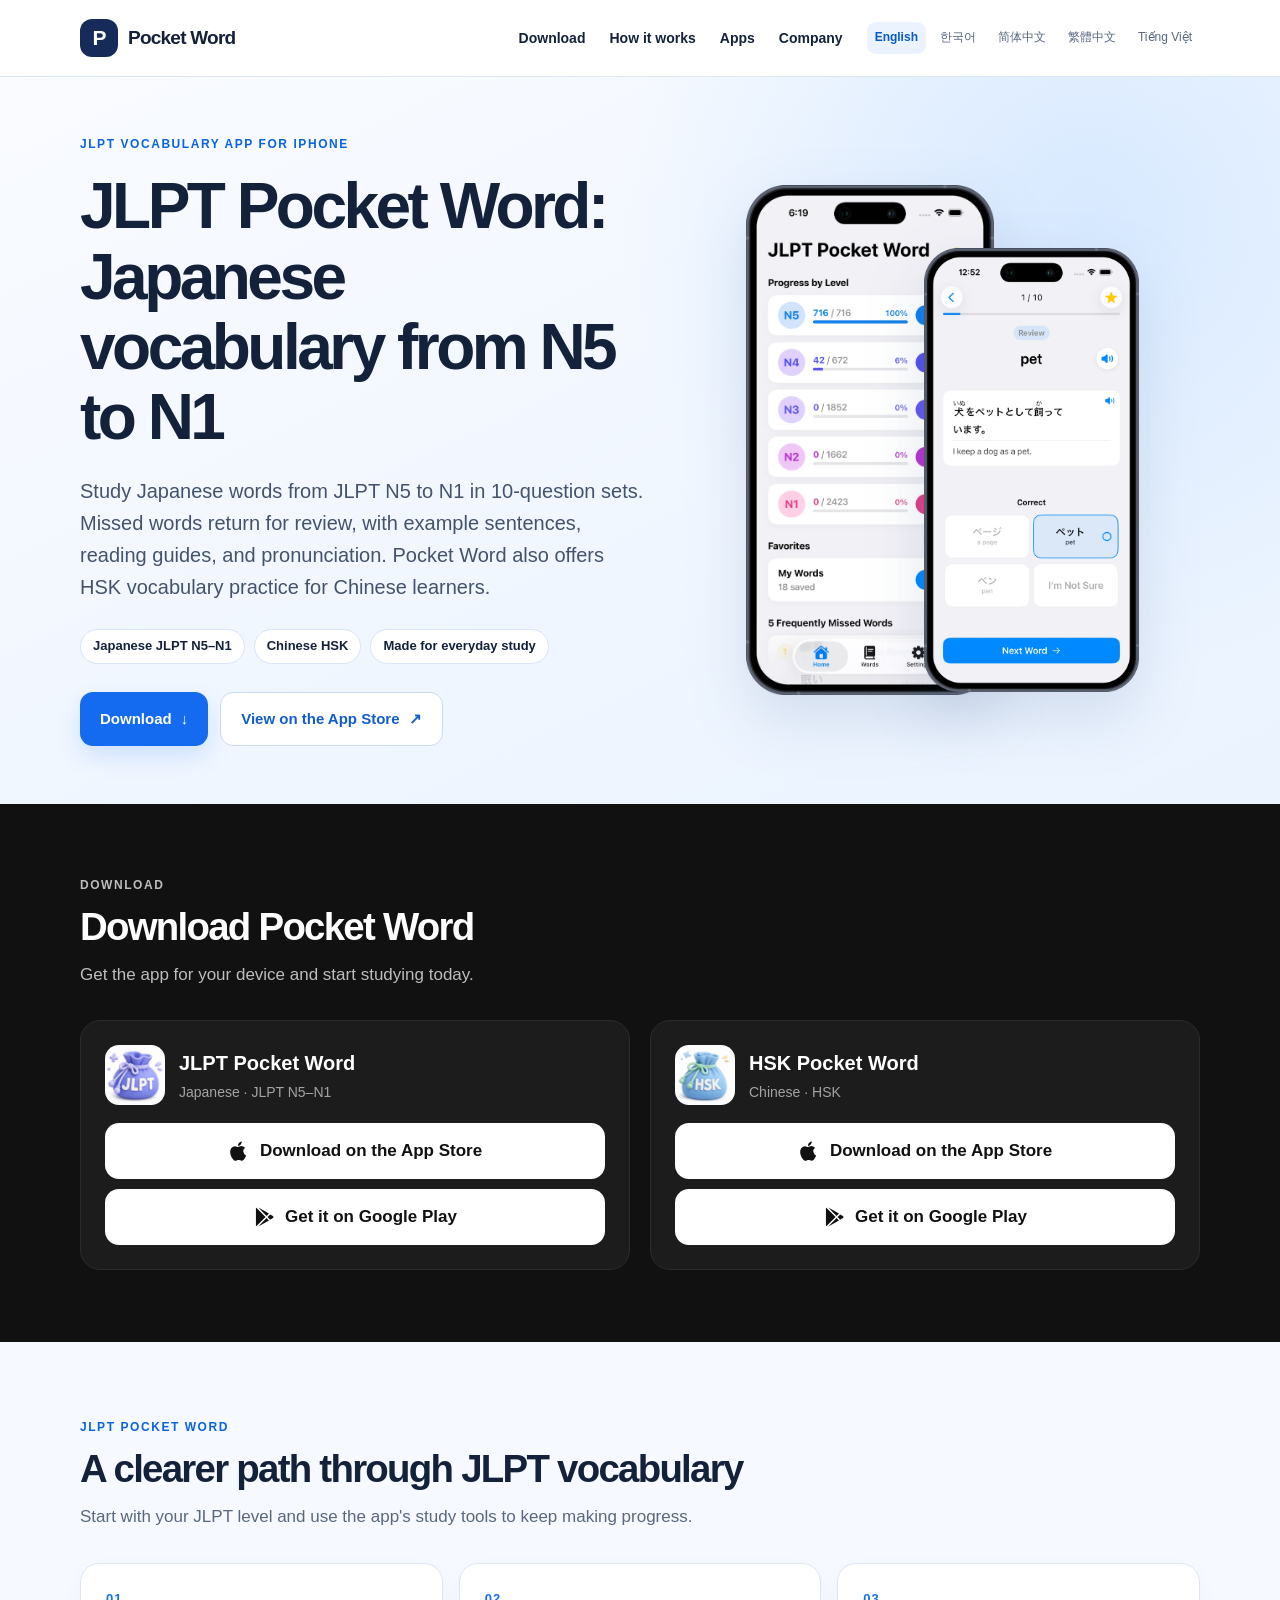
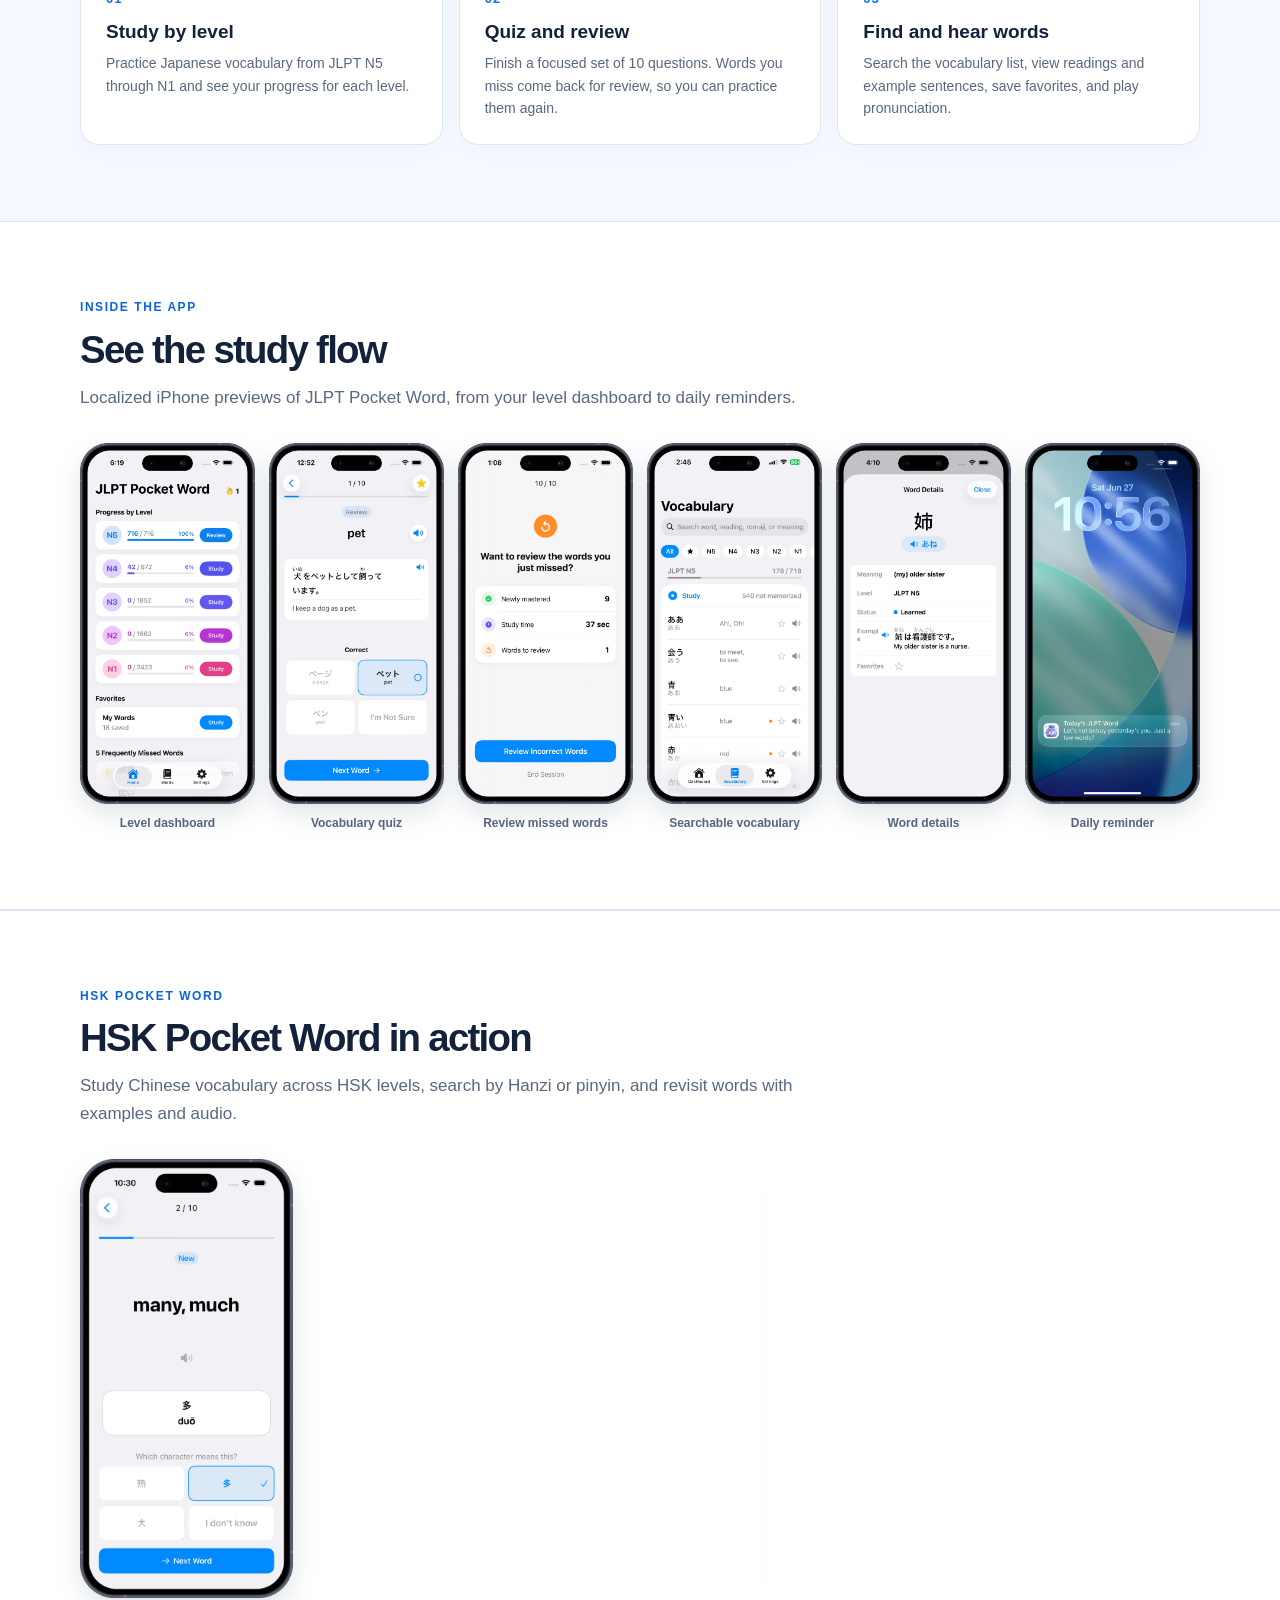
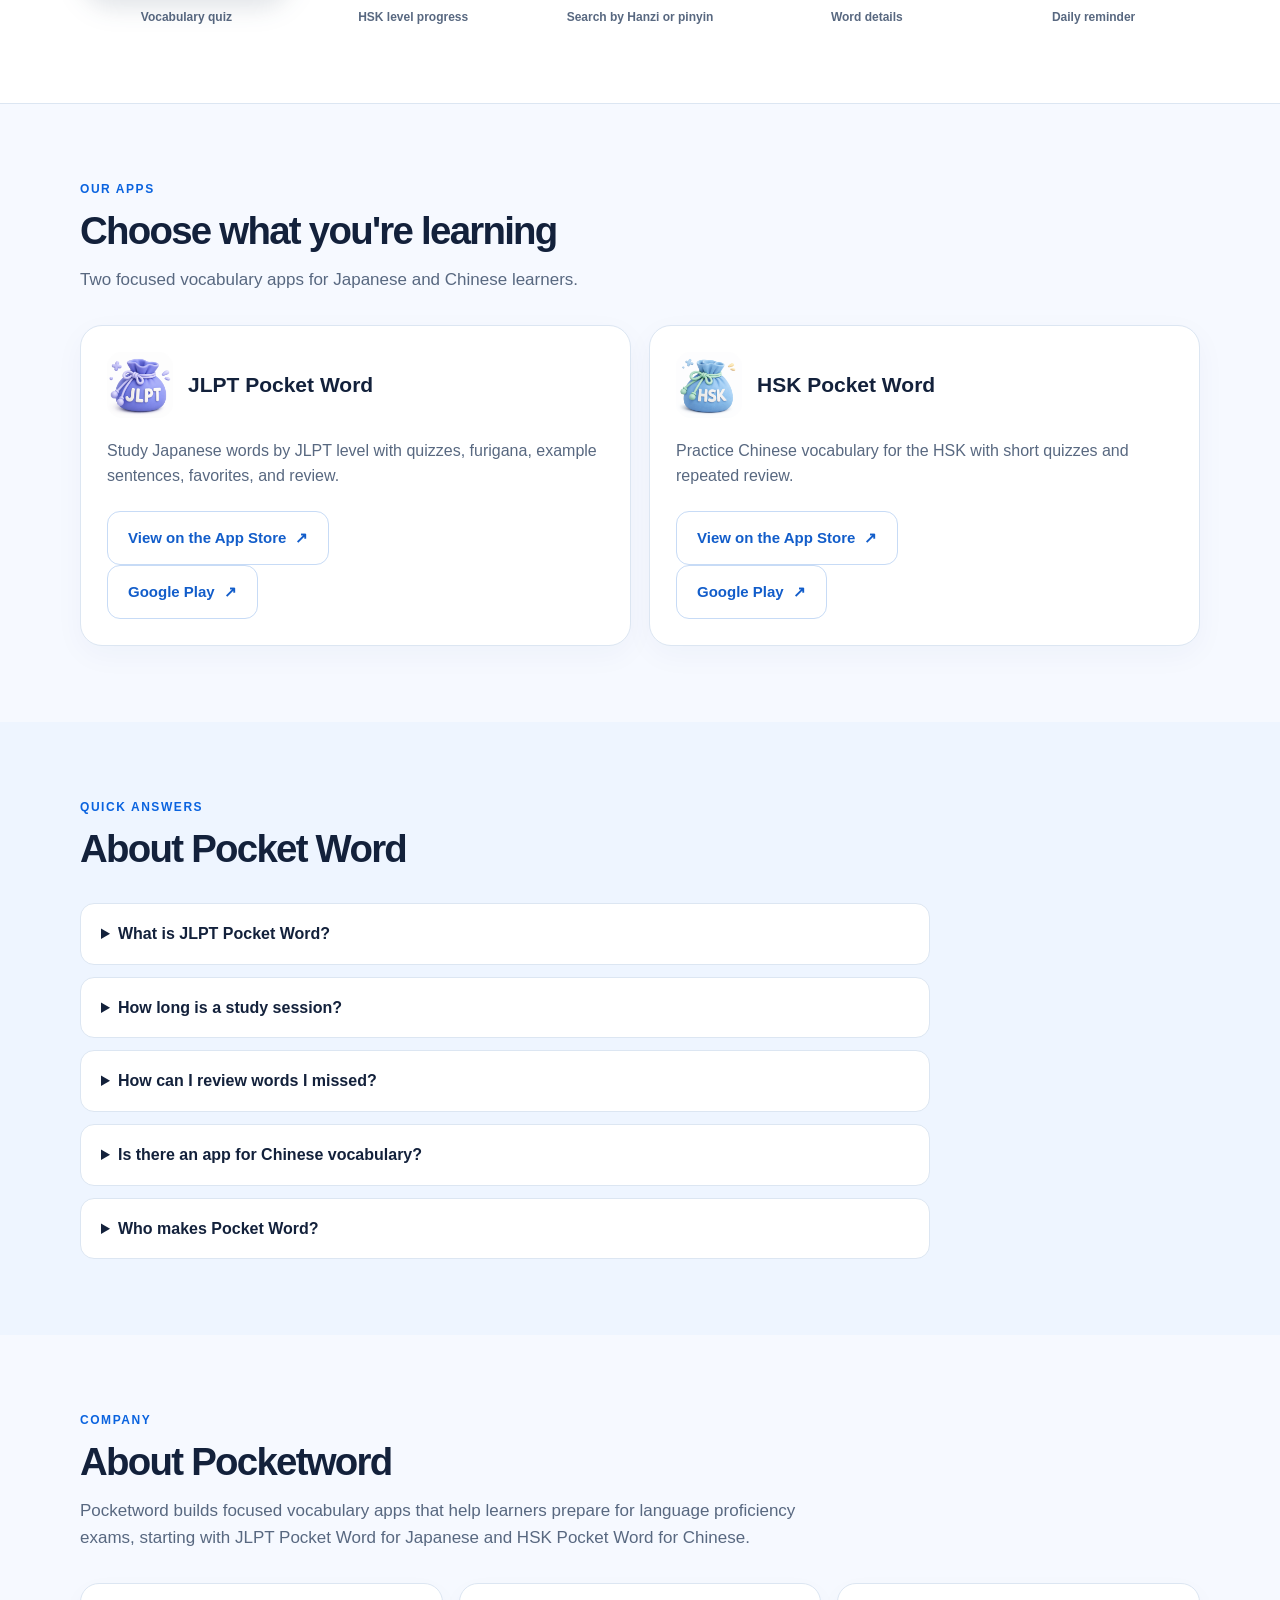
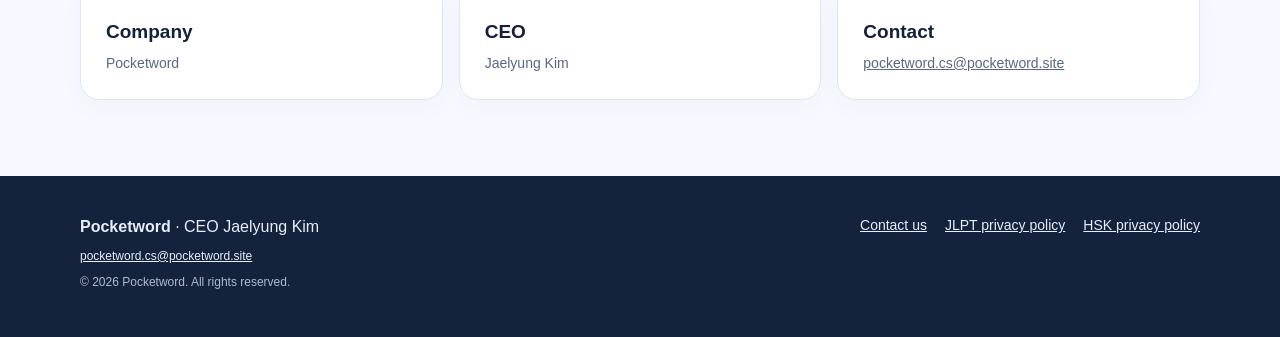
<file: index.html>
<!DOCTYPE html>
<html lang="en">
<head>
  <meta charset="UTF-8">
  <meta name="viewport" content="width=device-width, initial-scale=1">
  <title>JLPT Pocket Word &amp; HSK Pocket Word | Pocket Word</title>
  <meta name="description" content="Explore JLPT Pocket Word for Japanese and HSK Pocket Word for Chinese. Study vocabulary by level with quick quizzes, review, pronunciation, and daily practice.">
  <meta name="robots" content="index,follow,max-image-preview:large">
  <meta name="google-site-verification" content="16IrVjWZvAI2gsgWfEkJJM5fsrkRQNJg6jO9v7mw_cU">
  <link rel="canonical" href="https://pocketword.site/">
  <link rel="alternate" hreflang="en" href="https://pocketword.site/">
<link rel="alternate" hreflang="ko" href="https://pocketword.site/ko/">
<link rel="alternate" hreflang="zh-CN" href="https://pocketword.site/zh-cn/">
<link rel="alternate" hreflang="zh-TW" href="https://pocketword.site/zh-tw/">
<link rel="alternate" hreflang="vi" href="https://pocketword.site/vi/">
<link rel="alternate" hreflang="x-default" href="https://pocketword.site/">
  <meta property="og:type" content="website">
  <meta property="og:site_name" content="Pocket Word">
  <meta property="og:locale" content="en">
  <meta property="og:title" content="JLPT Pocket Word &amp; HSK Pocket Word | Pocket Word">
  <meta property="og:description" content="Explore JLPT Pocket Word for Japanese and HSK Pocket Word for Chinese. Study vocabulary by level with quick quizzes, review, pronunciation, and daily practice.">
  <meta property="og:url" content="https://pocketword.site/">
  <meta property="og:image" content="https://pocketword.site/images/en/1.webp">
  <meta name="twitter:card" content="summary_large_image">
  <link rel="icon" href="/jlpt-pocket-word.png">
  <link rel="stylesheet" href="/style.css">
  <script type="application/ld+json">{"@context": "https://schema.org", "@graph": [{"@type": "Organization", "@id": "https://pocketword.site/#organization", "name": "Pocketword", "legalName": "Pocketword", "brand": "Pocket Word", "url": "https://pocketword.site/", "logo": "https://pocketword.site/jlpt-pocket-word.png", "email": "pocketword.cs@pocketword.site", "contactPoint": {"@type": "ContactPoint", "contactType": "customer support", "email": "pocketword.cs@pocketword.site"}, "founder": {"@type": "Person", "name": "Jaelyung Kim"}}, {"@type": "WebPage", "@id": "https://pocketword.site/#webpage", "url": "https://pocketword.site/", "name": "JLPT Pocket Word & HSK Pocket Word | Pocket Word", "description": "Explore JLPT Pocket Word for Japanese and HSK Pocket Word for Chinese. Study vocabulary by level with quick quizzes, review, pronunciation, and daily practice.", "inLanguage": "en", "isPartOf": {"@id": "https://pocketword.site/#website"}, "about": [{"@id": "https://pocketword.site/#jlpt"}, {"@id": "https://pocketword.site/#hsk"}]}, {"@type": "WebSite", "@id": "https://pocketword.site/#website", "name": "Pocket Word", "url": "https://pocketword.site/", "publisher": {"@id": "https://pocketword.site/#organization"}, "inLanguage": ["en", "ko", "zh-CN", "zh-TW", "vi"]}, {"@type": "SoftwareApplication", "@id": "https://pocketword.site/#jlpt", "name": "JLPT Pocket Word", "alternateName": "JLPT Pocket Word", "applicationCategory": "EducationalApplication", "operatingSystem": "iOS, Android", "url": "https://apps.apple.com/app/id6768330065", "downloadUrl": "https://apps.apple.com/app/id6768330065", "image": "https://pocketword.site/jlpt-pocket-word.png", "screenshot": ["https://pocketword.site/images/en/1.webp", "https://pocketword.site/images/en/2.webp", "https://pocketword.site/images/en/3.webp", "https://pocketword.site/images/en/4.webp", "https://pocketword.site/images/en/5.webp", "https://pocketword.site/images/en/6.webp"], "description": "Study Japanese words by JLPT level with quizzes, furigana, example sentences, favorites, and review.", "publisher": {"@id": "https://pocketword.site/#organization"}}, {"@type": "SoftwareApplication", "@id": "https://pocketword.site/#hsk", "name": "HSK Pocket Word", "applicationCategory": "EducationalApplication", "operatingSystem": "iOS, Android", "url": "https://apps.apple.com/app/id6761183360", "downloadUrl": ["https://apps.apple.com/app/id6761183360", "https://play.google.com/store/apps/details?id=com.jlkim.hskpocketword"], "image": "https://pocketword.site/hsk-pocket-word.png", "screenshot": ["https://pocketword.site/images/hsk/en/1.webp", "https://pocketword.site/images/hsk/en/2.webp", "https://pocketword.site/images/hsk/en/3.webp", "https://pocketword.site/images/hsk/en/4.webp", "https://pocketword.site/images/hsk/en/5.webp"], "description": "Practice Chinese vocabulary for the HSK with short quizzes and repeated review.", "publisher": {"@id": "https://pocketword.site/#organization"}}]}</script>
<style>
.download-section{padding:72px 0;background:#111;color:#fff}
.download-section .section-head p,.download-section .eyebrow{color:#bdbdbd}
.download-section h2{color:#fff}
.download-grid{display:grid;grid-template-columns:repeat(auto-fit,minmax(280px,1fr));gap:20px;margin-top:28px}
.download-card{background:#1c1c1c;border:1px solid #2c2c2c;border-radius:20px;padding:24px}
.download-card-head{display:flex;align-items:center;gap:14px;margin-bottom:18px}
.download-card-head img{width:60px;height:60px;border-radius:14px}
.download-card-head h3{margin:0;font-size:20px;color:#fff}
.download-card-head p{margin:2px 0 0;color:#a3a3a3;font-size:14px}
.store-buttons{display:flex;flex-direction:column;gap:10px}
.store-btn{display:flex;align-items:center;justify-content:center;gap:10px;min-height:56px;padding:12px 20px;border-radius:14px;background:#fff;color:#111;font-size:17px;font-weight:700;text-decoration:none}
.store-btn:hover,.store-btn:focus-visible{background:#e8e8e8}
.store-btn svg{width:22px;height:22px;flex:none}
.store-btn.disabled{background:transparent;color:#8a8a8a;border:1px dashed #444;cursor:default}
@media (max-width:520px){.download-section{padding:48px 0}}
</style>
</head>
<body>
  <header class="site-header"><div class="wrap header-inner">
    <a class="brand" href="/"><span class="brand-mark" aria-hidden="true">P</span>Pocket Word</a>
    <div class="header-actions"><a href="#download">Download</a><a href="#features">How it works</a><a href="#apps">Apps</a><a href="#company">Company</a>
      <nav class="language-nav" aria-label="Language"><a href="/" hreflang="en" lang="en" aria-current="page">English</a><a href="/ko/" hreflang="ko" lang="ko">한국어</a><a href="/zh-cn/" hreflang="zh-CN" lang="zh-CN">简体中文</a><a href="/zh-tw/" hreflang="zh-TW" lang="zh-TW">繁體中文</a><a href="/vi/" hreflang="vi" lang="vi">Tiếng Việt</a></nav>
    </div>
  </div></header>
  <main>
    <div class="hero"><div class="wrap hero-grid">
      <div><div class="eyebrow">JLPT vocabulary app for iPhone</div><h1>JLPT Pocket Word: Japanese vocabulary from N5 to N1</h1><p class="lead">Study Japanese words from JLPT N5 to N1 in 10-question sets. Missed words return for review, with example sentences, reading guides, and pronunciation. Pocket Word also offers HSK vocabulary practice for Chinese learners.</p>
        <div class="hero-points"><span>Japanese JLPT N5–N1</span><span>Chinese HSK</span><span>Made for everyday study</span></div><div class="hero-actions"><a class="button" href="#download">Download <span aria-hidden="true">↓</span></a><a class="button secondary" href="https://apps.apple.com/app/id6768330065" target="_blank" rel="noopener noreferrer">View on the App Store <span aria-hidden="true">↗</span></a></div>
      </div>
      <div class="hero-art" aria-hidden="true"><img src="/images/en/1.webp" width="1183" height="2441" alt="" fetchpriority="high"><img src="/images/en/2.webp" width="1183" height="2441" alt=""></div>
    </div></div>
    <section class="download-section" id="download"><div class="wrap"><div class="section-head"><div class="eyebrow">Download</div><h2>Download Pocket Word</h2><p>Get the app for your device and start studying today.</p></div><div class="download-grid"><article class="download-card"><div class="download-card-head"><img src="/jlpt-pocket-word.png" width="60" height="60" alt=""><div><h3>JLPT Pocket Word</h3><p>Japanese · JLPT N5–N1</p></div></div><div class="store-buttons"><a class="store-btn" href="https://apps.apple.com/app/id6768330065" target="_blank" rel="noopener noreferrer"><svg viewBox="0 0 24 24" aria-hidden="true"><path fill="currentColor" d="M16.4 12.6c0-2.6 2.1-3.8 2.2-3.9-1.2-1.8-3.1-2-3.7-2-1.6-.2-3.1.9-3.9.9s-2-.9-3.4-.9C5.9 6.8 4.2 7.8 3.3 9.4c-1.9 3.2-.5 8 1.3 10.6.9 1.3 2 2.7 3.4 2.6 1.3-.1 1.9-.9 3.5-.9s2.1.9 3.5.8c1.4 0 2.4-1.3 3.3-2.6 1-1.5 1.4-2.9 1.5-3-.1 0-2.9-1.1-2.9-4.3zM13.9 4.9c.7-.9 1.2-2.1 1.1-3.3-1 0-2.3.7-3 1.6-.7.8-1.2 2-1.1 3.2 1.1.1 2.3-.6 3-1.5z"/></svg><span>Download on the App Store</span></a><a class="store-btn" href="https://play.google.com/store/apps/details?id=com.jlkim.jlptpocketword" target="_blank" rel="noopener noreferrer"><svg viewBox="0 0 24 24" aria-hidden="true"><path fill="currentColor" d="M3.6 1.8c-.3.3-.4.7-.4 1.2v18c0 .5.1.9.4 1.2L13.7 12 3.6 1.8zm11.2 11.3 2.6 2.6-11.6 6.6 9-9.2zm3.9-3.9 3 1.7c.9.5.9 1.8 0 2.3l-3 1.7-2.8-2.9 2.8-2.8zM5.8 1.7l11.6 6.6-2.6 2.6-9-9.2z"/></svg><span>Get it on Google Play</span></a></div></article><article class="download-card"><div class="download-card-head"><img src="/hsk-pocket-word.png" width="60" height="60" alt=""><div><h3>HSK Pocket Word</h3><p>Chinese · HSK</p></div></div><div class="store-buttons"><a class="store-btn" href="https://apps.apple.com/app/id6761183360" target="_blank" rel="noopener noreferrer"><svg viewBox="0 0 24 24" aria-hidden="true"><path fill="currentColor" d="M16.4 12.6c0-2.6 2.1-3.8 2.2-3.9-1.2-1.8-3.1-2-3.7-2-1.6-.2-3.1.9-3.9.9s-2-.9-3.4-.9C5.9 6.8 4.2 7.8 3.3 9.4c-1.9 3.2-.5 8 1.3 10.6.9 1.3 2 2.7 3.4 2.6 1.3-.1 1.9-.9 3.5-.9s2.1.9 3.5.8c1.4 0 2.4-1.3 3.3-2.6 1-1.5 1.4-2.9 1.5-3-.1 0-2.9-1.1-2.9-4.3zM13.9 4.9c.7-.9 1.2-2.1 1.1-3.3-1 0-2.3.7-3 1.6-.7.8-1.2 2-1.1 3.2 1.1.1 2.3-.6 3-1.5z"/></svg><span>Download on the App Store</span></a><a class="store-btn" href="https://play.google.com/store/apps/details?id=com.jlkim.hskpocketword" target="_blank" rel="noopener noreferrer"><svg viewBox="0 0 24 24" aria-hidden="true"><path fill="currentColor" d="M3.6 1.8c-.3.3-.4.7-.4 1.2v18c0 .5.1.9.4 1.2L13.7 12 3.6 1.8zm11.2 11.3 2.6 2.6-11.6 6.6 9-9.2zm3.9-3.9 3 1.7c.9.5.9 1.8 0 2.3l-3 1.7-2.8-2.9 2.8-2.8zM5.8 1.7l11.6 6.6-2.6 2.6-9-9.2z"/></svg><span>Get it on Google Play</span></a></div></article></div></div></section>
    <section id="features"><div class="wrap">
      <div class="section-head"><div class="eyebrow">JLPT Pocket Word</div><h2>A clearer path through JLPT vocabulary</h2><p>Start with your JLPT level and use the app&#x27;s study tools to keep making progress.</p></div>
      <div class="feature-grid"><article class="feature"><div class="number">01</div><h3>Study by level</h3><p>Practice Japanese vocabulary from JLPT N5 through N1 and see your progress for each level.</p></article><article class="feature"><div class="number">02</div><h3>Quiz and review</h3><p>Finish a focused set of 10 questions. Words you miss come back for review, so you can practice them again.</p></article><article class="feature"><div class="number">03</div><h3>Find and hear words</h3><p>Search the vocabulary list, view readings and example sentences, save favorites, and play pronunciation.</p></article></div>
    </div></section>
    <section class="gallery-section" id="preview"><div class="wrap">
      <div class="section-head"><div class="eyebrow">Inside the app</div><h2>See the study flow</h2><p>Localized iPhone previews of JLPT Pocket Word, from your level dashboard to daily reminders.</p></div>
      <div class="gallery"><figure class="shot"><img src="/images/en/1.webp" width="1183" height="2441" loading="lazy" decoding="async" alt="JLPT Pocket Word — Level dashboard"><figcaption>Level dashboard</figcaption></figure><figure class="shot"><img src="/images/en/2.webp" width="1183" height="2441" loading="lazy" decoding="async" alt="JLPT Pocket Word — Vocabulary quiz"><figcaption>Vocabulary quiz</figcaption></figure><figure class="shot"><img src="/images/en/3.webp" width="1183" height="2441" loading="lazy" decoding="async" alt="JLPT Pocket Word — Review missed words"><figcaption>Review missed words</figcaption></figure><figure class="shot"><img src="/images/en/4.webp" width="1183" height="2441" loading="lazy" decoding="async" alt="JLPT Pocket Word — Searchable vocabulary"><figcaption>Searchable vocabulary</figcaption></figure><figure class="shot"><img src="/images/en/5.webp" width="1183" height="2441" loading="lazy" decoding="async" alt="JLPT Pocket Word — Word details"><figcaption>Word details</figcaption></figure><figure class="shot"><img src="/images/en/6.webp" width="1183" height="2441" loading="lazy" decoding="async" alt="JLPT Pocket Word — Daily reminder"><figcaption>Daily reminder</figcaption></figure></div>
    </div></section>
    <section class="gallery-section" id="hsk-preview"><div class="wrap">
      <div class="section-head"><div class="eyebrow">HSK Pocket Word</div><h2>HSK Pocket Word in action</h2><p>Study Chinese vocabulary across HSK levels, search by Hanzi or pinyin, and revisit words with examples and audio.</p></div>
      <div class="gallery gallery-five"><figure class="shot"><img src="/images/hsk/en/1.webp" width="1183" height="2441" loading="lazy" decoding="async" alt="HSK Pocket Word — Vocabulary quiz"><figcaption>Vocabulary quiz</figcaption></figure><figure class="shot"><img src="/images/hsk/en/2.webp" width="1183" height="2441" loading="lazy" decoding="async" alt="HSK Pocket Word — HSK level progress"><figcaption>HSK level progress</figcaption></figure><figure class="shot"><img src="/images/hsk/en/3.webp" width="1183" height="2441" loading="lazy" decoding="async" alt="HSK Pocket Word — Search by Hanzi or pinyin"><figcaption>Search by Hanzi or pinyin</figcaption></figure><figure class="shot"><img src="/images/hsk/en/4.webp" width="1183" height="2441" loading="lazy" decoding="async" alt="HSK Pocket Word — Word details"><figcaption>Word details</figcaption></figure><figure class="shot"><img src="/images/hsk/en/5.webp" width="1183" height="2441" loading="lazy" decoding="async" alt="HSK Pocket Word — Daily reminder"><figcaption>Daily reminder</figcaption></figure></div>
    </div></section>
    <section id="apps"><div class="wrap">
      <div class="section-head"><div class="eyebrow">Our apps</div><h2>Choose what you&#x27;re learning</h2><p>Two focused vocabulary apps for Japanese and Chinese learners.</p></div>
      <div class="app-grid">
        <article class="app-card"><div class="app-card-head"><img src="/jlpt-pocket-word.png" width="66" height="66" loading="lazy" alt=""><h3>JLPT Pocket Word</h3></div><p>Study Japanese words by JLPT level with quizzes, furigana, example sentences, favorites, and review.</p><a class="button secondary" href="https://apps.apple.com/app/id6768330065" target="_blank" rel="noopener noreferrer">View on the App Store <span aria-hidden="true">↗</span></a><a class="button secondary" href="https://play.google.com/store/apps/details?id=com.jlkim.jlptpocketword" target="_blank" rel="noopener noreferrer">Google Play <span aria-hidden="true">↗</span></a></article>
        <article class="app-card"><div class="app-card-head"><img src="/hsk-pocket-word.png" width="66" height="66" loading="lazy" alt=""><h3>HSK Pocket Word</h3></div><p>Practice Chinese vocabulary for the HSK with short quizzes and repeated review.</p><a class="button secondary" href="https://apps.apple.com/app/id6761183360" target="_blank" rel="noopener noreferrer">View on the App Store <span aria-hidden="true">↗</span></a><a class="button secondary" href="https://play.google.com/store/apps/details?id=com.jlkim.hskpocketword" target="_blank" rel="noopener noreferrer">Google Play <span aria-hidden="true">↗</span></a></article>
      </div>
    </div></section>
    <section class="faq-section"><div class="wrap">
      <div class="section-head"><div class="eyebrow">Quick answers</div><h2>About Pocket Word</h2></div>
      <div class="faq-list"><details><summary>What is JLPT Pocket Word?</summary><p>JLPT Pocket Word is an iPhone vocabulary app for Japanese learners. It organizes words by JLPT level from N5 to N1 and offers quizzes, review, pronunciation, and examples.</p></details><details><summary>How long is a study session?</summary><p>Each study set has 10 questions, so you can practice JLPT vocabulary in a short break.</p></details><details><summary>How can I review words I missed?</summary><p>Missed words return automatically for review. You can also review them after a quiz, save favorites, or find words in the vocabulary list.</p></details><details><summary>Is there an app for Chinese vocabulary?</summary><p>Yes. HSK Pocket Word is the companion app for Chinese HSK vocabulary practice.</p></details><details><summary>Who makes Pocket Word?</summary><p>Pocket Word apps are built and operated by Pocketword, a language-learning app company. For support or business inquiries, email <a href="mailto:pocketword.cs@pocketword.site">pocketword.cs@pocketword.site</a>.</p></details></div>
    </div></section>
    <section id="company"><div class="wrap">
      <div class="section-head"><div class="eyebrow">Company</div><h2>About Pocketword</h2><p>Pocketword builds focused vocabulary apps that help learners prepare for language proficiency exams, starting with JLPT Pocket Word for Japanese and HSK Pocket Word for Chinese.</p></div>
      <div class="feature-grid">
        <article class="feature"><h3>Company</h3><p>Pocketword</p></article>
        <article class="feature"><h3>CEO</h3><p>Jaelyung Kim</p></article>
        <article class="feature"><h3>Contact</h3><p><a href="mailto:pocketword.cs@pocketword.site">pocketword.cs@pocketword.site</a></p></article>
      </div>
    </div></section>
  </main>
  <footer class="site-footer"><div class="wrap footer-inner"><div><p><strong>Pocketword</strong> · CEO Jaelyung Kim</p><p class="small"><a href="mailto:pocketword.cs@pocketword.site">pocketword.cs@pocketword.site</a></p><p class="small">© 2026 Pocketword. All rights reserved.</p></div><div class="footer-links"><a href="mailto:pocketword.cs@pocketword.site">Contact us</a><a href="/jlpt/privacy/#en">JLPT privacy policy</a><a href="/hsk/privacy/#en">HSK privacy policy</a></div></div></footer>
</body>
</html>
</file>
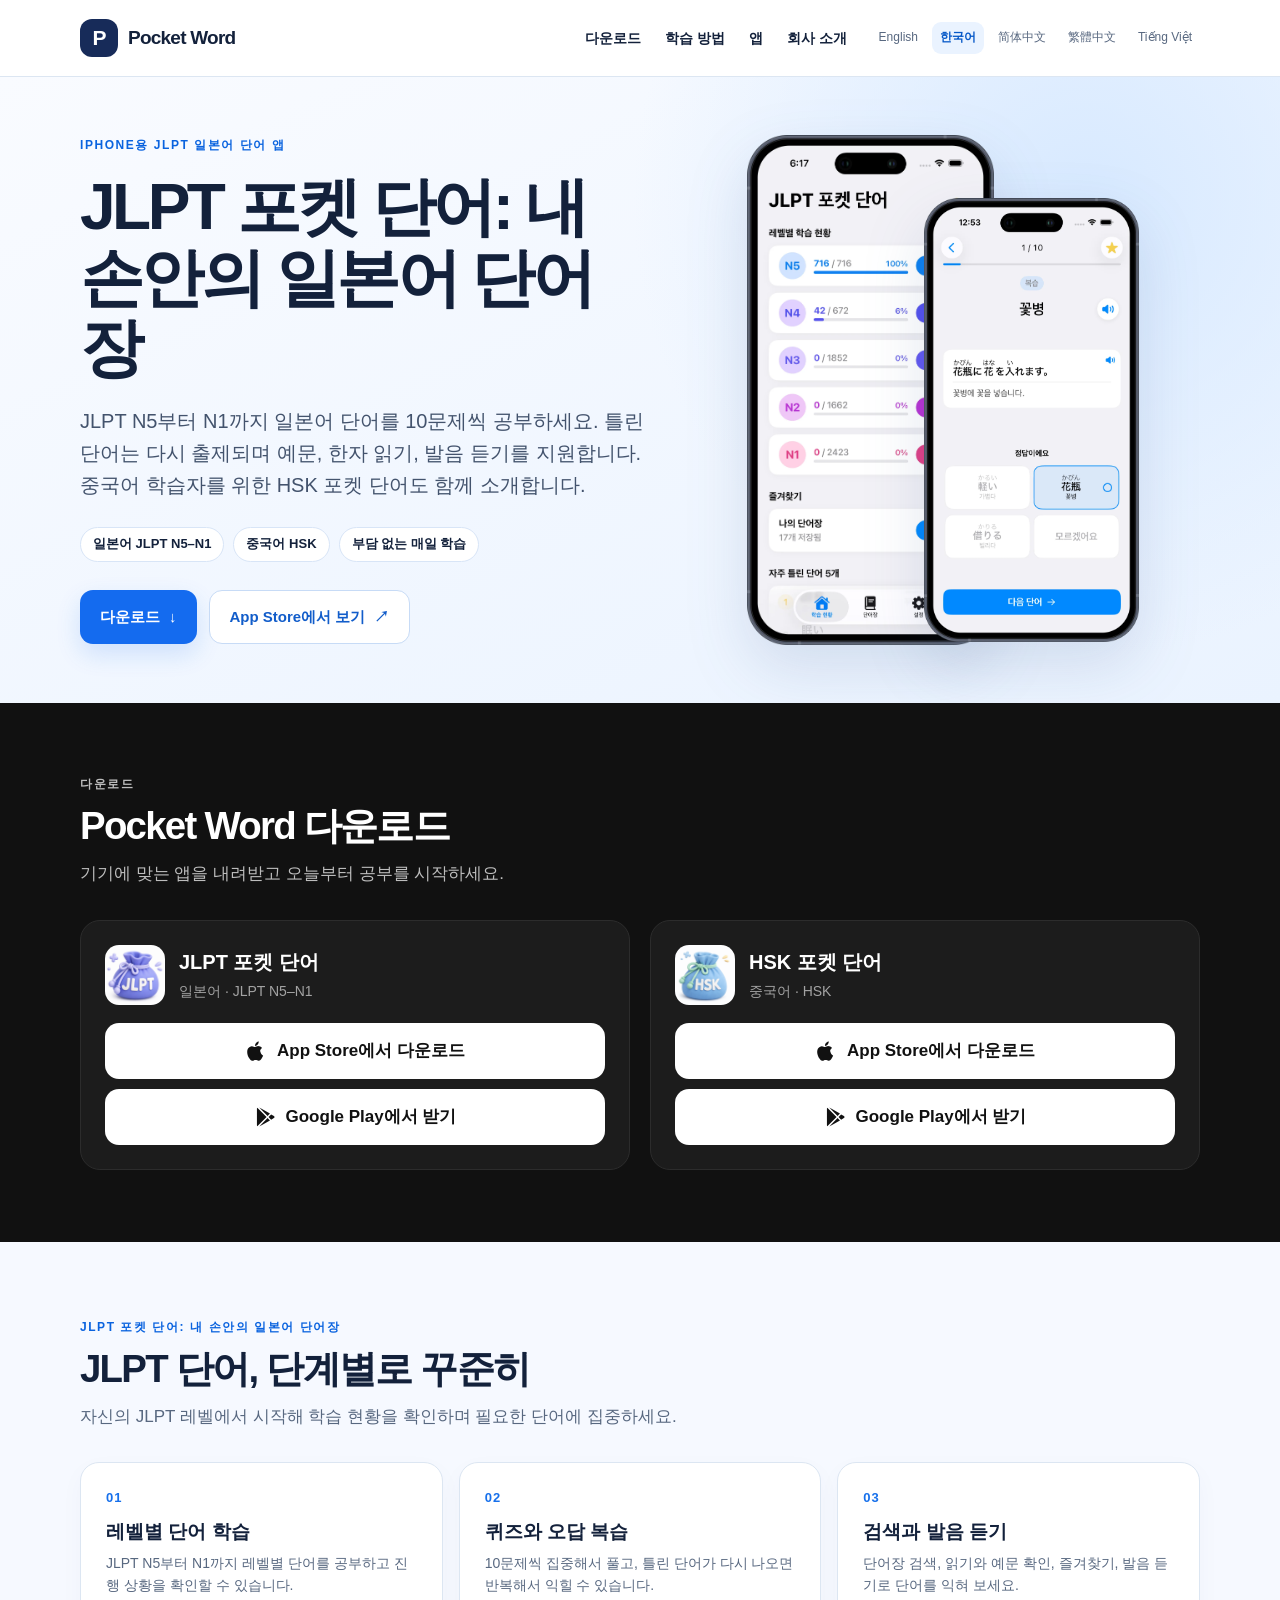
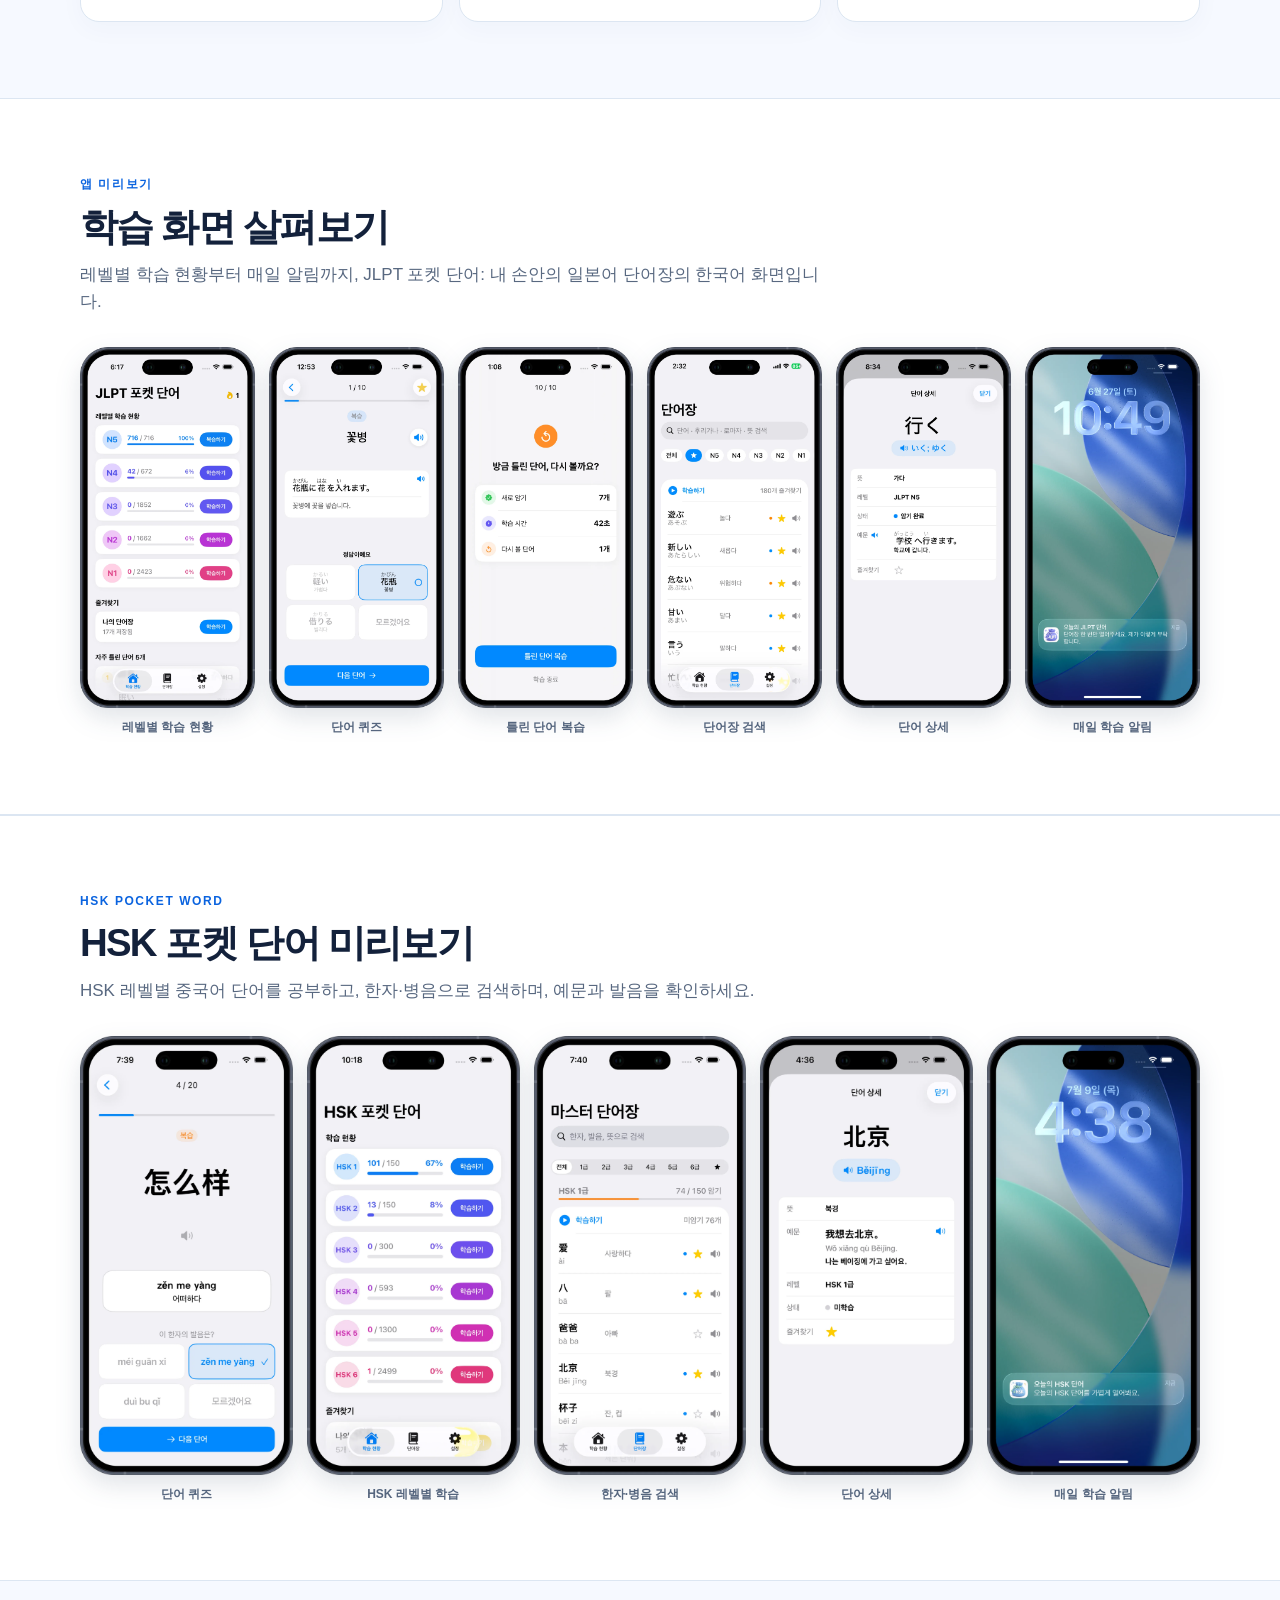
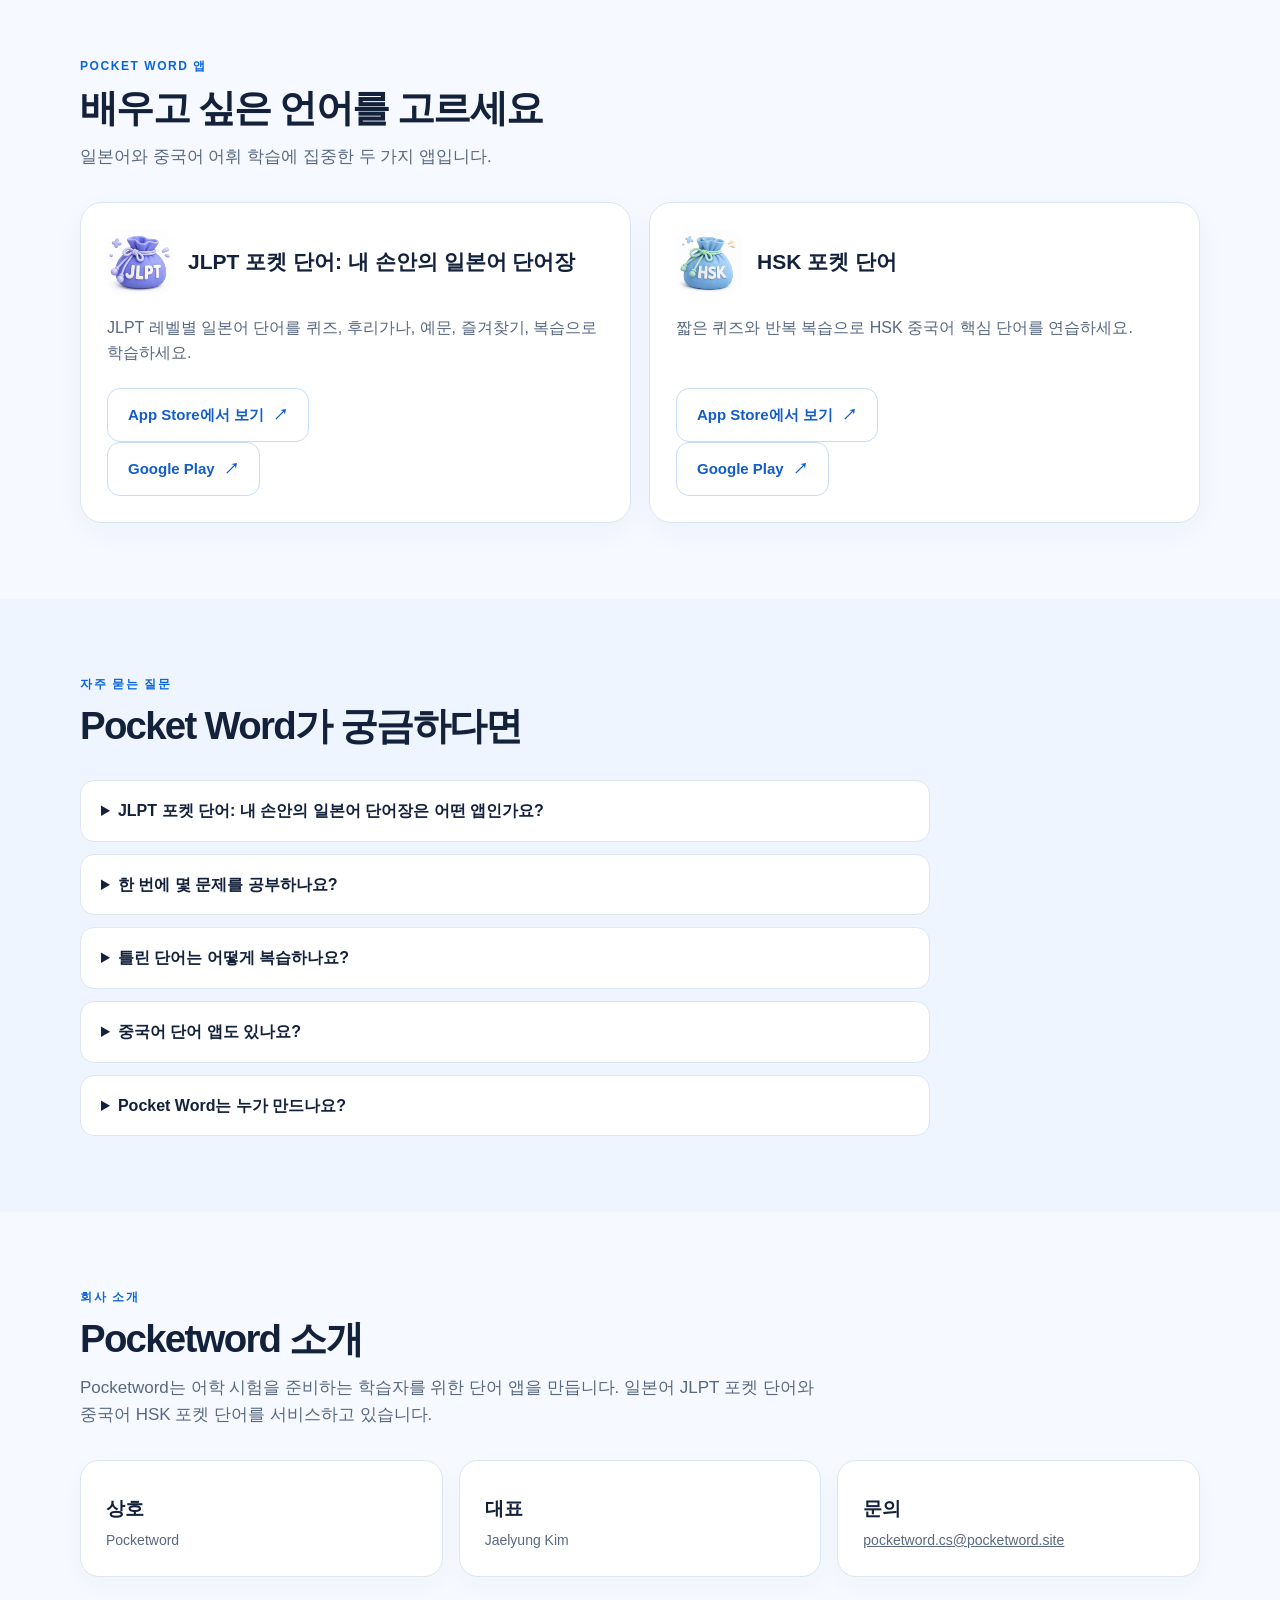
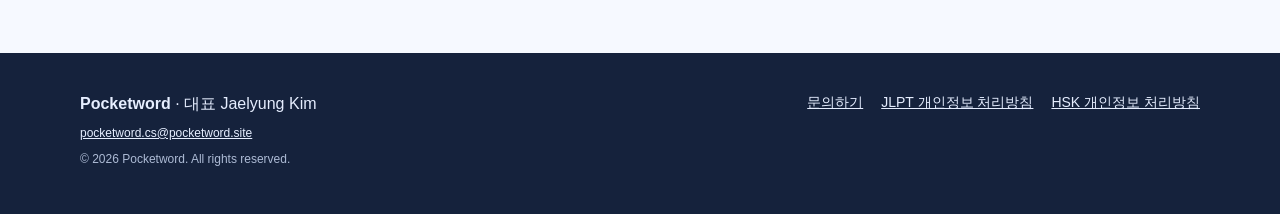
<file: ko/index.html>
<!DOCTYPE html>
<html lang="ko">
<head>
  <meta charset="UTF-8">
  <meta name="viewport" content="width=device-width, initial-scale=1">
  <title>JLPT 포켓 단어: 내 손안의 일본어 단어장 | Pocket Word</title>
  <meta name="description" content="JLPT 포켓 단어: 내 손안의 일본어 단어장과 HSK 포켓 단어를 소개합니다. 레벨별 학습, 짧은 퀴즈, 오답 복습, 발음 듣기를 살펴보세요.">
  <meta name="robots" content="index,follow,max-image-preview:large">
  <meta name="google-site-verification" content="16IrVjWZvAI2gsgWfEkJJM5fsrkRQNJg6jO9v7mw_cU">
  <link rel="canonical" href="https://pocketword.site/ko/">
  <link rel="alternate" hreflang="en" href="https://pocketword.site/">
<link rel="alternate" hreflang="ko" href="https://pocketword.site/ko/">
<link rel="alternate" hreflang="zh-CN" href="https://pocketword.site/zh-cn/">
<link rel="alternate" hreflang="zh-TW" href="https://pocketword.site/zh-tw/">
<link rel="alternate" hreflang="vi" href="https://pocketword.site/vi/">
<link rel="alternate" hreflang="x-default" href="https://pocketword.site/">
  <meta property="og:type" content="website">
  <meta property="og:site_name" content="Pocket Word">
  <meta property="og:locale" content="ko">
  <meta property="og:title" content="JLPT 포켓 단어: 내 손안의 일본어 단어장 | Pocket Word">
  <meta property="og:description" content="JLPT 포켓 단어: 내 손안의 일본어 단어장과 HSK 포켓 단어를 소개합니다. 레벨별 학습, 짧은 퀴즈, 오답 복습, 발음 듣기를 살펴보세요.">
  <meta property="og:url" content="https://pocketword.site/ko/">
  <meta property="og:image" content="https://pocketword.site/images/kr/1.webp">
  <meta name="twitter:card" content="summary_large_image">
  <link rel="icon" href="/jlpt-pocket-word.png">
  <link rel="stylesheet" href="/style.css">
  <script type="application/ld+json">{"@context": "https://schema.org", "@graph": [{"@type": "Organization", "@id": "https://pocketword.site/#organization", "name": "Pocketword", "legalName": "Pocketword", "brand": "Pocket Word", "url": "https://pocketword.site/", "logo": "https://pocketword.site/jlpt-pocket-word.png", "email": "pocketword.cs@pocketword.site", "contactPoint": {"@type": "ContactPoint", "contactType": "customer support", "email": "pocketword.cs@pocketword.site"}, "founder": {"@type": "Person", "name": "Jaelyung Kim"}}, {"@type": "WebPage", "@id": "https://pocketword.site/ko/#webpage", "url": "https://pocketword.site/ko/", "name": "JLPT 포켓 단어: 내 손안의 일본어 단어장 | Pocket Word", "description": "JLPT 포켓 단어: 내 손안의 일본어 단어장과 HSK 포켓 단어를 소개합니다. 레벨별 학습, 짧은 퀴즈, 오답 복습, 발음 듣기를 살펴보세요.", "inLanguage": "ko", "isPartOf": {"@id": "https://pocketword.site/#website"}, "about": [{"@id": "https://pocketword.site/#jlpt"}, {"@id": "https://pocketword.site/#hsk"}]}, {"@type": "WebSite", "@id": "https://pocketword.site/#website", "name": "Pocket Word", "url": "https://pocketword.site/", "publisher": {"@id": "https://pocketword.site/#organization"}, "inLanguage": ["en", "ko", "zh-CN", "zh-TW", "vi"]}, {"@type": "SoftwareApplication", "@id": "https://pocketword.site/#jlpt", "name": "JLPT 포켓 단어: 내 손안의 일본어 단어장", "alternateName": "JLPT Pocket Word", "applicationCategory": "EducationalApplication", "operatingSystem": "iOS, Android", "url": "https://apps.apple.com/app/id6768330065", "downloadUrl": "https://apps.apple.com/app/id6768330065", "image": "https://pocketword.site/jlpt-pocket-word.png", "screenshot": ["https://pocketword.site/images/kr/1.webp", "https://pocketword.site/images/kr/2.webp", "https://pocketword.site/images/kr/3.webp", "https://pocketword.site/images/kr/4.webp", "https://pocketword.site/images/kr/5.webp", "https://pocketword.site/images/kr/6.webp"], "description": "JLPT 레벨별 일본어 단어를 퀴즈, 후리가나, 예문, 즐겨찾기, 복습으로 학습하세요.", "publisher": {"@id": "https://pocketword.site/#organization"}}, {"@type": "SoftwareApplication", "@id": "https://pocketword.site/#hsk", "name": "HSK Pocket Word", "applicationCategory": "EducationalApplication", "operatingSystem": "iOS, Android", "url": "https://apps.apple.com/app/id6761183360", "downloadUrl": ["https://apps.apple.com/app/id6761183360", "https://play.google.com/store/apps/details?id=com.jlkim.hskpocketword"], "image": "https://pocketword.site/hsk-pocket-word.png", "screenshot": ["https://pocketword.site/images/hsk/kr/1.webp", "https://pocketword.site/images/hsk/kr/2.webp", "https://pocketword.site/images/hsk/kr/3.webp", "https://pocketword.site/images/hsk/kr/4.webp", "https://pocketword.site/images/hsk/kr/5.webp"], "description": "짧은 퀴즈와 반복 복습으로 HSK 중국어 핵심 단어를 연습하세요.", "publisher": {"@id": "https://pocketword.site/#organization"}}]}</script>
<style>
.download-section{padding:72px 0;background:#111;color:#fff}
.download-section .section-head p,.download-section .eyebrow{color:#bdbdbd}
.download-section h2{color:#fff}
.download-grid{display:grid;grid-template-columns:repeat(auto-fit,minmax(280px,1fr));gap:20px;margin-top:28px}
.download-card{background:#1c1c1c;border:1px solid #2c2c2c;border-radius:20px;padding:24px}
.download-card-head{display:flex;align-items:center;gap:14px;margin-bottom:18px}
.download-card-head img{width:60px;height:60px;border-radius:14px}
.download-card-head h3{margin:0;font-size:20px;color:#fff}
.download-card-head p{margin:2px 0 0;color:#a3a3a3;font-size:14px}
.store-buttons{display:flex;flex-direction:column;gap:10px}
.store-btn{display:flex;align-items:center;justify-content:center;gap:10px;min-height:56px;padding:12px 20px;border-radius:14px;background:#fff;color:#111;font-size:17px;font-weight:700;text-decoration:none}
.store-btn:hover,.store-btn:focus-visible{background:#e8e8e8}
.store-btn svg{width:22px;height:22px;flex:none}
.store-btn.disabled{background:transparent;color:#8a8a8a;border:1px dashed #444;cursor:default}
@media (max-width:520px){.download-section{padding:48px 0}}
</style>
</head>
<body>
  <header class="site-header"><div class="wrap header-inner">
    <a class="brand" href="/"><span class="brand-mark" aria-hidden="true">P</span>Pocket Word</a>
    <div class="header-actions"><a href="#download">다운로드</a><a href="#features">학습 방법</a><a href="#apps">앱</a><a href="#company">회사 소개</a>
      <nav class="language-nav" aria-label="Language"><a href="/" hreflang="en" lang="en">English</a><a href="/ko/" hreflang="ko" lang="ko" aria-current="page">한국어</a><a href="/zh-cn/" hreflang="zh-CN" lang="zh-CN">简体中文</a><a href="/zh-tw/" hreflang="zh-TW" lang="zh-TW">繁體中文</a><a href="/vi/" hreflang="vi" lang="vi">Tiếng Việt</a></nav>
    </div>
  </div></header>
  <main>
    <div class="hero"><div class="wrap hero-grid">
      <div><div class="eyebrow">iPhone용 JLPT 일본어 단어 앱</div><h1>JLPT 포켓 단어: 내 손안의 일본어 단어장</h1><p class="lead">JLPT N5부터 N1까지 일본어 단어를 10문제씩 공부하세요. 틀린 단어는 다시 출제되며 예문, 한자 읽기, 발음 듣기를 지원합니다. 중국어 학습자를 위한 HSK 포켓 단어도 함께 소개합니다.</p>
        <div class="hero-points"><span>일본어 JLPT N5–N1</span><span>중국어 HSK</span><span>부담 없는 매일 학습</span></div><div class="hero-actions"><a class="button" href="#download">다운로드 <span aria-hidden="true">↓</span></a><a class="button secondary" href="https://apps.apple.com/app/id6768330065" target="_blank" rel="noopener noreferrer">App Store에서 보기 <span aria-hidden="true">↗</span></a></div>
      </div>
      <div class="hero-art" aria-hidden="true"><img src="/images/kr/1.webp" width="1183" height="2441" alt="" fetchpriority="high"><img src="/images/kr/2.webp" width="1183" height="2441" alt=""></div>
    </div></div>
    <section class="download-section" id="download"><div class="wrap"><div class="section-head"><div class="eyebrow">다운로드</div><h2>Pocket Word 다운로드</h2><p>기기에 맞는 앱을 내려받고 오늘부터 공부를 시작하세요.</p></div><div class="download-grid"><article class="download-card"><div class="download-card-head"><img src="/jlpt-pocket-word.png" width="60" height="60" alt=""><div><h3>JLPT 포켓 단어</h3><p>일본어 · JLPT N5–N1</p></div></div><div class="store-buttons"><a class="store-btn" href="https://apps.apple.com/app/id6768330065" target="_blank" rel="noopener noreferrer"><svg viewBox="0 0 24 24" aria-hidden="true"><path fill="currentColor" d="M16.4 12.6c0-2.6 2.1-3.8 2.2-3.9-1.2-1.8-3.1-2-3.7-2-1.6-.2-3.1.9-3.9.9s-2-.9-3.4-.9C5.9 6.8 4.2 7.8 3.3 9.4c-1.9 3.2-.5 8 1.3 10.6.9 1.3 2 2.7 3.4 2.6 1.3-.1 1.9-.9 3.5-.9s2.1.9 3.5.8c1.4 0 2.4-1.3 3.3-2.6 1-1.5 1.4-2.9 1.5-3-.1 0-2.9-1.1-2.9-4.3zM13.9 4.9c.7-.9 1.2-2.1 1.1-3.3-1 0-2.3.7-3 1.6-.7.8-1.2 2-1.1 3.2 1.1.1 2.3-.6 3-1.5z"/></svg><span>App Store에서 다운로드</span></a><a class="store-btn" href="https://play.google.com/store/apps/details?id=com.jlkim.jlptpocketword" target="_blank" rel="noopener noreferrer"><svg viewBox="0 0 24 24" aria-hidden="true"><path fill="currentColor" d="M3.6 1.8c-.3.3-.4.7-.4 1.2v18c0 .5.1.9.4 1.2L13.7 12 3.6 1.8zm11.2 11.3 2.6 2.6-11.6 6.6 9-9.2zm3.9-3.9 3 1.7c.9.5.9 1.8 0 2.3l-3 1.7-2.8-2.9 2.8-2.8zM5.8 1.7l11.6 6.6-2.6 2.6-9-9.2z"/></svg><span>Google Play에서 받기</span></a></div></article><article class="download-card"><div class="download-card-head"><img src="/hsk-pocket-word.png" width="60" height="60" alt=""><div><h3>HSK 포켓 단어</h3><p>중국어 · HSK</p></div></div><div class="store-buttons"><a class="store-btn" href="https://apps.apple.com/app/id6761183360" target="_blank" rel="noopener noreferrer"><svg viewBox="0 0 24 24" aria-hidden="true"><path fill="currentColor" d="M16.4 12.6c0-2.6 2.1-3.8 2.2-3.9-1.2-1.8-3.1-2-3.7-2-1.6-.2-3.1.9-3.9.9s-2-.9-3.4-.9C5.9 6.8 4.2 7.8 3.3 9.4c-1.9 3.2-.5 8 1.3 10.6.9 1.3 2 2.7 3.4 2.6 1.3-.1 1.9-.9 3.5-.9s2.1.9 3.5.8c1.4 0 2.4-1.3 3.3-2.6 1-1.5 1.4-2.9 1.5-3-.1 0-2.9-1.1-2.9-4.3zM13.9 4.9c.7-.9 1.2-2.1 1.1-3.3-1 0-2.3.7-3 1.6-.7.8-1.2 2-1.1 3.2 1.1.1 2.3-.6 3-1.5z"/></svg><span>App Store에서 다운로드</span></a><a class="store-btn" href="https://play.google.com/store/apps/details?id=com.jlkim.hskpocketword" target="_blank" rel="noopener noreferrer"><svg viewBox="0 0 24 24" aria-hidden="true"><path fill="currentColor" d="M3.6 1.8c-.3.3-.4.7-.4 1.2v18c0 .5.1.9.4 1.2L13.7 12 3.6 1.8zm11.2 11.3 2.6 2.6-11.6 6.6 9-9.2zm3.9-3.9 3 1.7c.9.5.9 1.8 0 2.3l-3 1.7-2.8-2.9 2.8-2.8zM5.8 1.7l11.6 6.6-2.6 2.6-9-9.2z"/></svg><span>Google Play에서 받기</span></a></div></article></div></div></section>
    <section id="features"><div class="wrap">
      <div class="section-head"><div class="eyebrow">JLPT 포켓 단어: 내 손안의 일본어 단어장</div><h2>JLPT 단어, 단계별로 꾸준히</h2><p>자신의 JLPT 레벨에서 시작해 학습 현황을 확인하며 필요한 단어에 집중하세요.</p></div>
      <div class="feature-grid"><article class="feature"><div class="number">01</div><h3>레벨별 단어 학습</h3><p>JLPT N5부터 N1까지 레벨별 단어를 공부하고 진행 상황을 확인할 수 있습니다.</p></article><article class="feature"><div class="number">02</div><h3>퀴즈와 오답 복습</h3><p>10문제씩 집중해서 풀고, 틀린 단어가 다시 나오면 반복해서 익힐 수 있습니다.</p></article><article class="feature"><div class="number">03</div><h3>검색과 발음 듣기</h3><p>단어장 검색, 읽기와 예문 확인, 즐겨찾기, 발음 듣기로 단어를 익혀 보세요.</p></article></div>
    </div></section>
    <section class="gallery-section" id="preview"><div class="wrap">
      <div class="section-head"><div class="eyebrow">앱 미리보기</div><h2>학습 화면 살펴보기</h2><p>레벨별 학습 현황부터 매일 알림까지, JLPT 포켓 단어: 내 손안의 일본어 단어장의 한국어 화면입니다.</p></div>
      <div class="gallery"><figure class="shot"><img src="/images/kr/1.webp" width="1183" height="2441" loading="lazy" decoding="async" alt="JLPT 포켓 단어: 내 손안의 일본어 단어장 — 레벨별 학습 현황"><figcaption>레벨별 학습 현황</figcaption></figure><figure class="shot"><img src="/images/kr/2.webp" width="1183" height="2441" loading="lazy" decoding="async" alt="JLPT 포켓 단어: 내 손안의 일본어 단어장 — 단어 퀴즈"><figcaption>단어 퀴즈</figcaption></figure><figure class="shot"><img src="/images/kr/3.webp" width="1183" height="2441" loading="lazy" decoding="async" alt="JLPT 포켓 단어: 내 손안의 일본어 단어장 — 틀린 단어 복습"><figcaption>틀린 단어 복습</figcaption></figure><figure class="shot"><img src="/images/kr/4.webp" width="1183" height="2441" loading="lazy" decoding="async" alt="JLPT 포켓 단어: 내 손안의 일본어 단어장 — 단어장 검색"><figcaption>단어장 검색</figcaption></figure><figure class="shot"><img src="/images/kr/5.webp" width="1183" height="2441" loading="lazy" decoding="async" alt="JLPT 포켓 단어: 내 손안의 일본어 단어장 — 단어 상세"><figcaption>단어 상세</figcaption></figure><figure class="shot"><img src="/images/kr/6.webp" width="1183" height="2441" loading="lazy" decoding="async" alt="JLPT 포켓 단어: 내 손안의 일본어 단어장 — 매일 학습 알림"><figcaption>매일 학습 알림</figcaption></figure></div>
    </div></section>
    <section class="gallery-section" id="hsk-preview"><div class="wrap">
      <div class="section-head"><div class="eyebrow">HSK Pocket Word</div><h2>HSK 포켓 단어 미리보기</h2><p>HSK 레벨별 중국어 단어를 공부하고, 한자·병음으로 검색하며, 예문과 발음을 확인하세요.</p></div>
      <div class="gallery gallery-five"><figure class="shot"><img src="/images/hsk/kr/1.webp" width="1183" height="2441" loading="lazy" decoding="async" alt="HSK Pocket Word — 단어 퀴즈"><figcaption>단어 퀴즈</figcaption></figure><figure class="shot"><img src="/images/hsk/kr/2.webp" width="1183" height="2441" loading="lazy" decoding="async" alt="HSK Pocket Word — HSK 레벨별 학습"><figcaption>HSK 레벨별 학습</figcaption></figure><figure class="shot"><img src="/images/hsk/kr/3.webp" width="1183" height="2441" loading="lazy" decoding="async" alt="HSK Pocket Word — 한자·병음 검색"><figcaption>한자·병음 검색</figcaption></figure><figure class="shot"><img src="/images/hsk/kr/4.webp" width="1183" height="2441" loading="lazy" decoding="async" alt="HSK Pocket Word — 단어 상세"><figcaption>단어 상세</figcaption></figure><figure class="shot"><img src="/images/hsk/kr/5.webp" width="1183" height="2441" loading="lazy" decoding="async" alt="HSK Pocket Word — 매일 학습 알림"><figcaption>매일 학습 알림</figcaption></figure></div>
    </div></section>
    <section id="apps"><div class="wrap">
      <div class="section-head"><div class="eyebrow">Pocket Word 앱</div><h2>배우고 싶은 언어를 고르세요</h2><p>일본어와 중국어 어휘 학습에 집중한 두 가지 앱입니다.</p></div>
      <div class="app-grid">
        <article class="app-card"><div class="app-card-head"><img src="/jlpt-pocket-word.png" width="66" height="66" loading="lazy" alt=""><h3>JLPT 포켓 단어: 내 손안의 일본어 단어장</h3></div><p>JLPT 레벨별 일본어 단어를 퀴즈, 후리가나, 예문, 즐겨찾기, 복습으로 학습하세요.</p><a class="button secondary" href="https://apps.apple.com/app/id6768330065" target="_blank" rel="noopener noreferrer">App Store에서 보기 <span aria-hidden="true">↗</span></a><a class="button secondary" href="https://play.google.com/store/apps/details?id=com.jlkim.jlptpocketword" target="_blank" rel="noopener noreferrer">Google Play <span aria-hidden="true">↗</span></a></article>
        <article class="app-card"><div class="app-card-head"><img src="/hsk-pocket-word.png" width="66" height="66" loading="lazy" alt=""><h3>HSK 포켓 단어</h3></div><p>짧은 퀴즈와 반복 복습으로 HSK 중국어 핵심 단어를 연습하세요.</p><a class="button secondary" href="https://apps.apple.com/app/id6761183360" target="_blank" rel="noopener noreferrer">App Store에서 보기 <span aria-hidden="true">↗</span></a><a class="button secondary" href="https://play.google.com/store/apps/details?id=com.jlkim.hskpocketword" target="_blank" rel="noopener noreferrer">Google Play <span aria-hidden="true">↗</span></a></article>
      </div>
    </div></section>
    <section class="faq-section"><div class="wrap">
      <div class="section-head"><div class="eyebrow">자주 묻는 질문</div><h2>Pocket Word가 궁금하다면</h2></div>
      <div class="faq-list"><details><summary>JLPT 포켓 단어: 내 손안의 일본어 단어장은 어떤 앱인가요?</summary><p>일본어 학습자를 위한 iPhone 단어 앱입니다. JLPT N5부터 N1까지 단어를 레벨별로 학습하며 퀴즈, 복습, 발음, 예문 기능을 사용할 수 있습니다.</p></details><details><summary>한 번에 몇 문제를 공부하나요?</summary><p>한 세트는 10문제로 구성되어 있어 짧은 시간에도 JLPT 단어를 공부할 수 있습니다.</p></details><details><summary>틀린 단어는 어떻게 복습하나요?</summary><p>틀린 단어는 다시 출제되어 반복해서 익힐 수 있습니다. 퀴즈 결과에서 복습하거나 즐겨찾기에 저장하고 단어장에서 찾아볼 수도 있습니다.</p></details><details><summary>중국어 단어 앱도 있나요?</summary><p>네. HSK 포켓 단어로 중국어 HSK 어휘를 공부할 수 있습니다.</p></details><details><summary>Pocket Word는 누가 만드나요?</summary><p>Pocket Word 앱은 언어 학습 앱 회사 Pocketword가 개발·운영합니다. 고객 지원 및 비즈니스 문의는 <a href="mailto:pocketword.cs@pocketword.site">pocketword.cs@pocketword.site</a>로 보내주세요.</p></details></div>
    </div></section>
    <section id="company"><div class="wrap">
      <div class="section-head"><div class="eyebrow">회사 소개</div><h2>Pocketword 소개</h2><p>Pocketword는 어학 시험을 준비하는 학습자를 위한 단어 앱을 만듭니다. 일본어 JLPT 포켓 단어와 중국어 HSK 포켓 단어를 서비스하고 있습니다.</p></div>
      <div class="feature-grid">
        <article class="feature"><h3>상호</h3><p>Pocketword</p></article>
        <article class="feature"><h3>대표</h3><p>Jaelyung Kim</p></article>
        <article class="feature"><h3>문의</h3><p><a href="mailto:pocketword.cs@pocketword.site">pocketword.cs@pocketword.site</a></p></article>
      </div>
    </div></section>
  </main>
  <footer class="site-footer"><div class="wrap footer-inner"><div><p><strong>Pocketword</strong> · 대표 Jaelyung Kim</p><p class="small"><a href="mailto:pocketword.cs@pocketword.site">pocketword.cs@pocketword.site</a></p><p class="small">© 2026 Pocketword. All rights reserved.</p></div><div class="footer-links"><a href="mailto:pocketword.cs@pocketword.site">문의하기</a><a href="/jlpt/privacy/#ko">JLPT 개인정보 처리방침</a><a href="/hsk/privacy/#ko">HSK 개인정보 처리방침</a></div></div></footer>
</body>
</html>
</file>
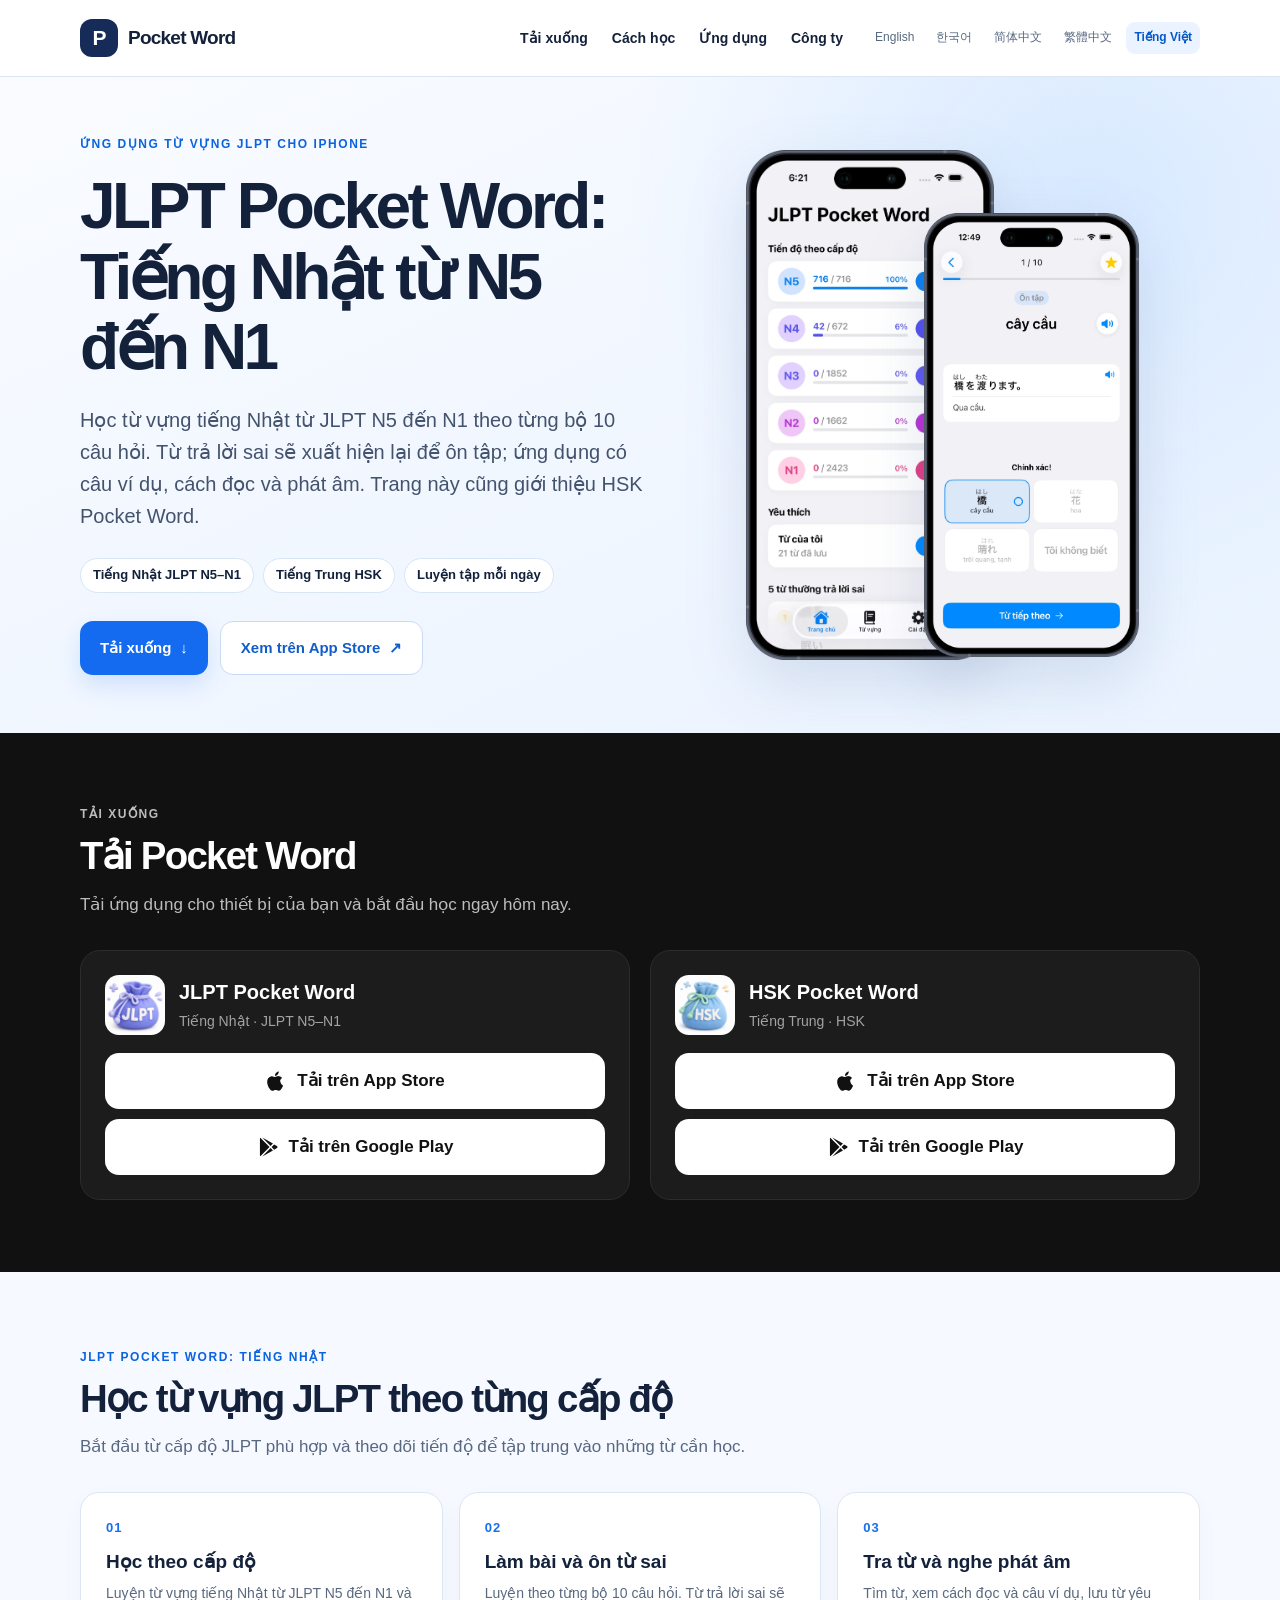
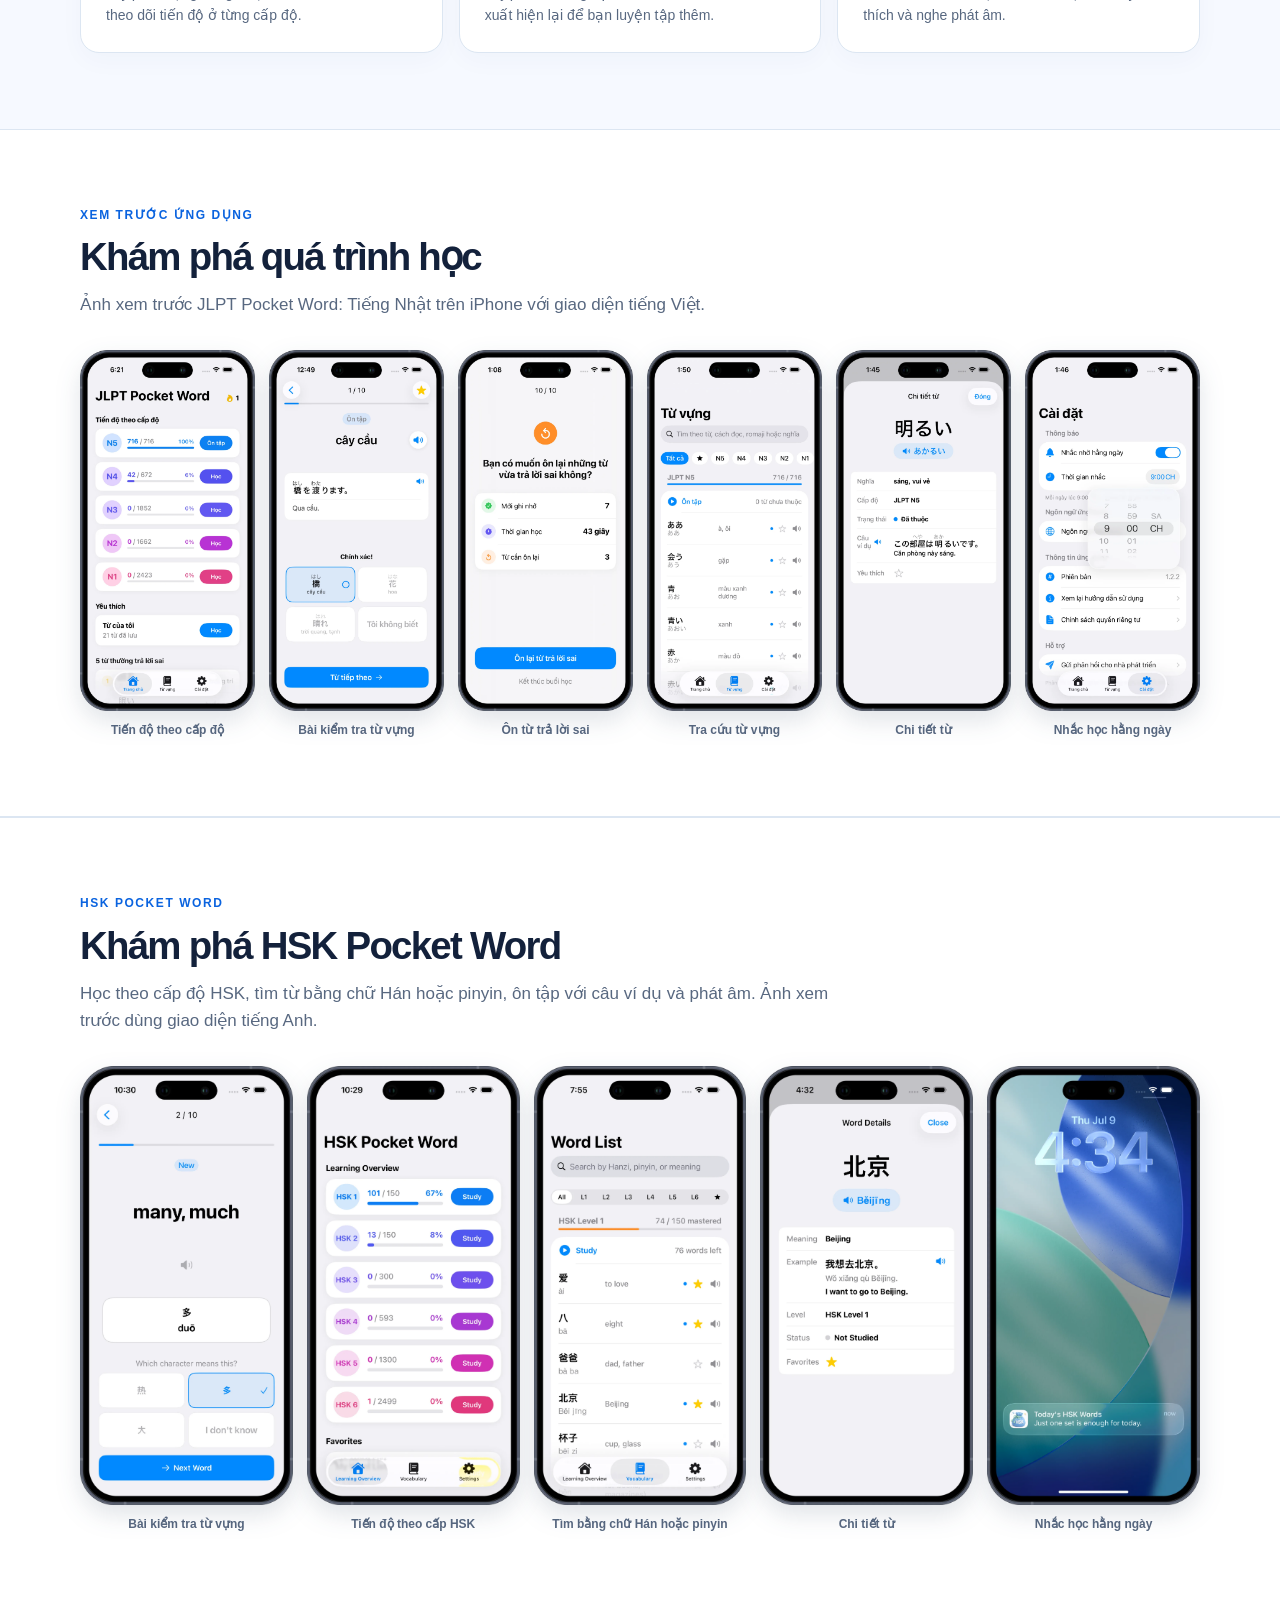
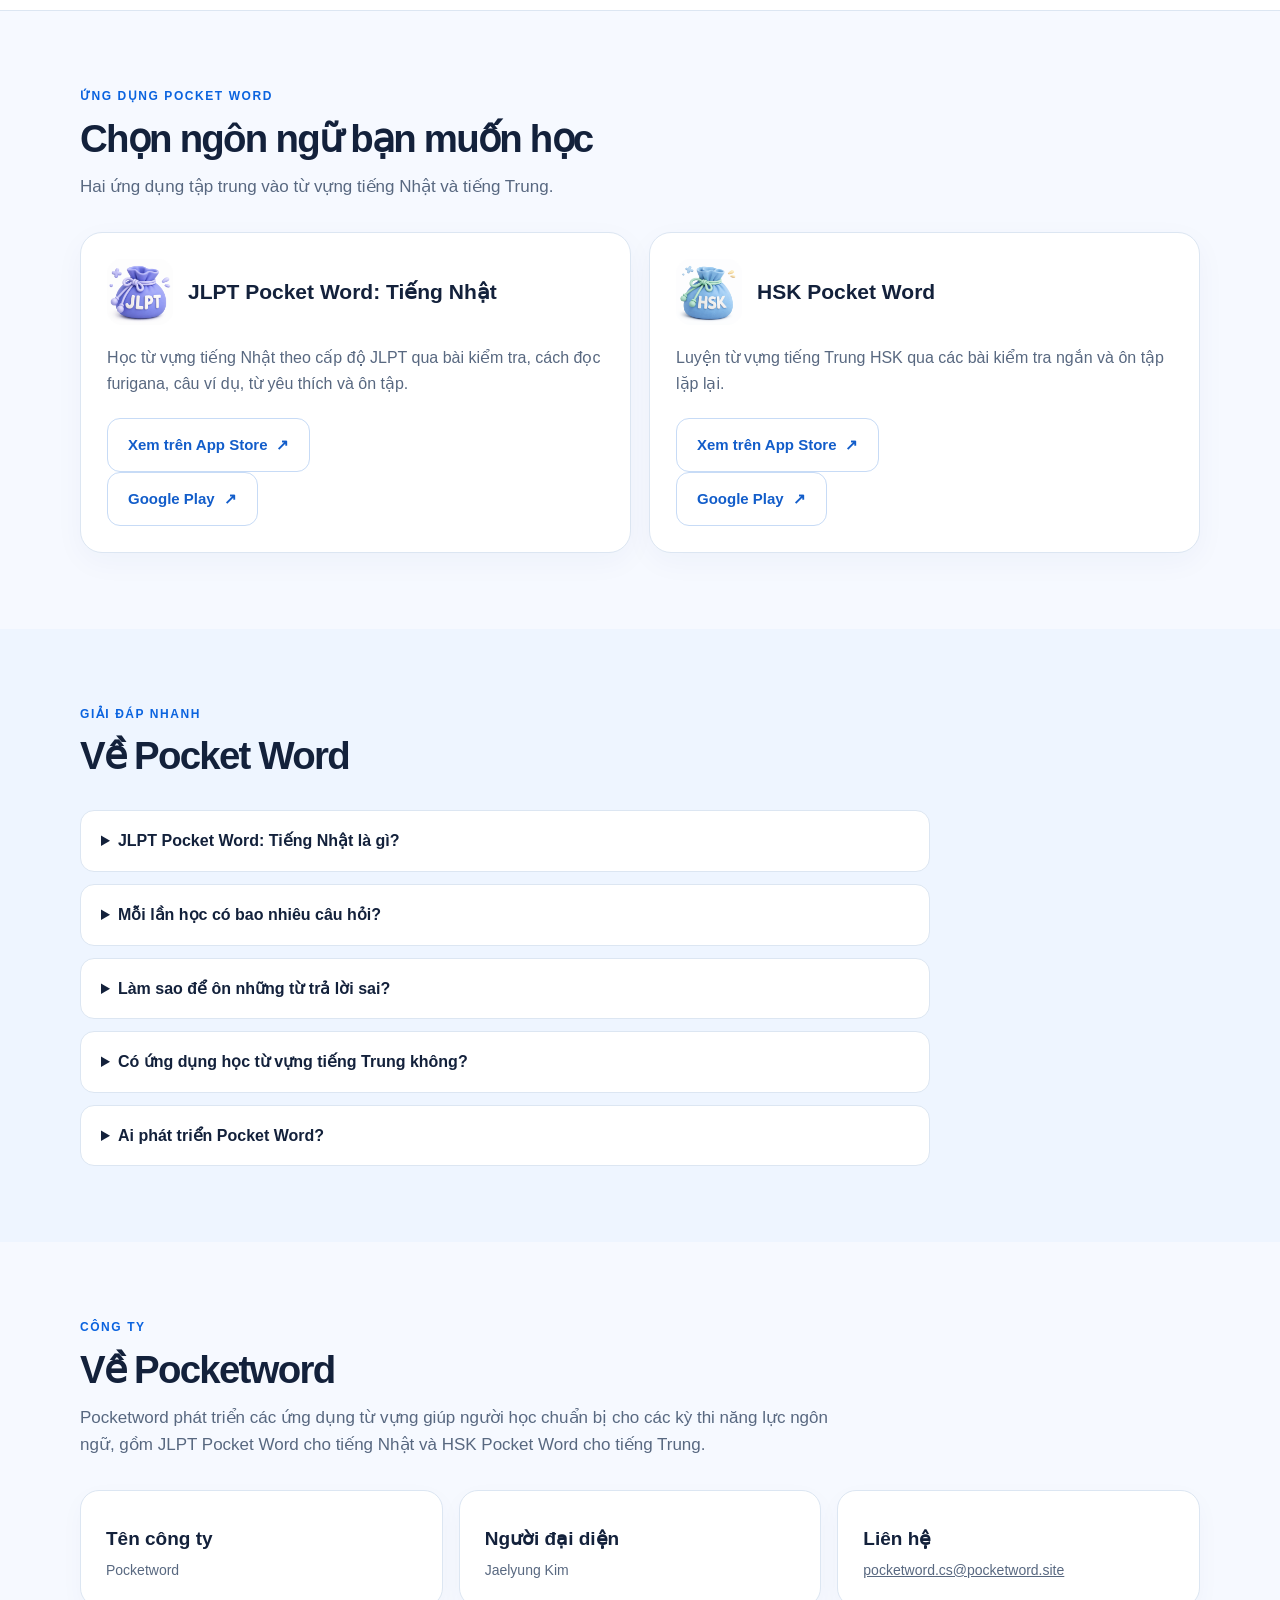
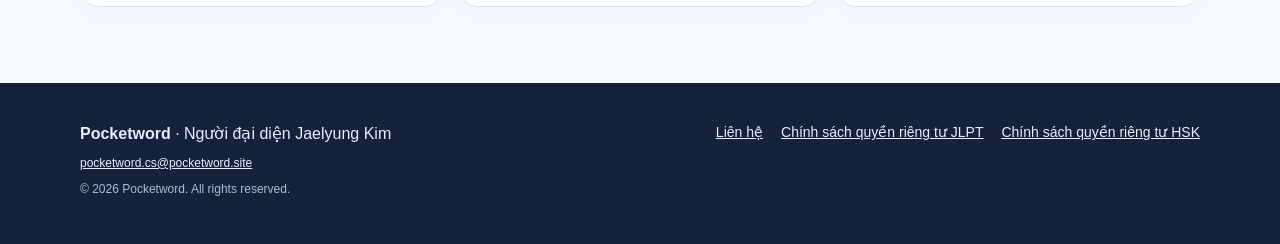
<file: vi/index.html>
<!DOCTYPE html>
<html lang="vi">
<head>
  <meta charset="UTF-8">
  <meta name="viewport" content="width=device-width, initial-scale=1">
  <title>JLPT Pocket Word: Tiếng Nhật | Pocket Word</title>
  <meta name="description" content="Khám phá JLPT Pocket Word: Tiếng Nhật và HSK Pocket Word. Học từ vựng tiếng Nhật, tiếng Trung theo cấp độ với bài kiểm tra ngắn, ôn tập và phát âm.">
  <meta name="robots" content="index,follow,max-image-preview:large">
  <meta name="google-site-verification" content="16IrVjWZvAI2gsgWfEkJJM5fsrkRQNJg6jO9v7mw_cU">
  <link rel="canonical" href="https://pocketword.site/vi/">
  <link rel="alternate" hreflang="en" href="https://pocketword.site/">
<link rel="alternate" hreflang="ko" href="https://pocketword.site/ko/">
<link rel="alternate" hreflang="zh-CN" href="https://pocketword.site/zh-cn/">
<link rel="alternate" hreflang="zh-TW" href="https://pocketword.site/zh-tw/">
<link rel="alternate" hreflang="vi" href="https://pocketword.site/vi/">
<link rel="alternate" hreflang="x-default" href="https://pocketword.site/">
  <meta property="og:type" content="website">
  <meta property="og:site_name" content="Pocket Word">
  <meta property="og:locale" content="vi">
  <meta property="og:title" content="JLPT Pocket Word: Tiếng Nhật | Pocket Word">
  <meta property="og:description" content="Khám phá JLPT Pocket Word: Tiếng Nhật và HSK Pocket Word. Học từ vựng tiếng Nhật, tiếng Trung theo cấp độ với bài kiểm tra ngắn, ôn tập và phát âm.">
  <meta property="og:url" content="https://pocketword.site/vi/">
  <meta property="og:image" content="https://pocketword.site/images/vi/1.webp">
  <meta name="twitter:card" content="summary_large_image">
  <link rel="icon" href="/jlpt-pocket-word.png">
  <link rel="stylesheet" href="/style.css">
  <script type="application/ld+json">{"@context": "https://schema.org", "@graph": [{"@type": "Organization", "@id": "https://pocketword.site/#organization", "name": "Pocketword", "legalName": "Pocketword", "brand": "Pocket Word", "url": "https://pocketword.site/", "logo": "https://pocketword.site/jlpt-pocket-word.png", "email": "pocketword.cs@pocketword.site", "contactPoint": {"@type": "ContactPoint", "contactType": "customer support", "email": "pocketword.cs@pocketword.site"}, "founder": {"@type": "Person", "name": "Jaelyung Kim"}}, {"@type": "WebPage", "@id": "https://pocketword.site/vi/#webpage", "url": "https://pocketword.site/vi/", "name": "JLPT Pocket Word: Tiếng Nhật | Pocket Word", "description": "Khám phá JLPT Pocket Word: Tiếng Nhật và HSK Pocket Word. Học từ vựng tiếng Nhật, tiếng Trung theo cấp độ với bài kiểm tra ngắn, ôn tập và phát âm.", "inLanguage": "vi", "isPartOf": {"@id": "https://pocketword.site/#website"}, "about": [{"@id": "https://pocketword.site/#jlpt"}, {"@id": "https://pocketword.site/#hsk"}]}, {"@type": "WebSite", "@id": "https://pocketword.site/#website", "name": "Pocket Word", "url": "https://pocketword.site/", "publisher": {"@id": "https://pocketword.site/#organization"}, "inLanguage": ["en", "ko", "zh-CN", "zh-TW", "vi"]}, {"@type": "SoftwareApplication", "@id": "https://pocketword.site/#jlpt", "name": "JLPT Pocket Word: Tiếng Nhật", "alternateName": "JLPT Pocket Word", "applicationCategory": "EducationalApplication", "operatingSystem": "iOS, Android", "url": "https://apps.apple.com/app/id6768330065", "downloadUrl": "https://apps.apple.com/app/id6768330065", "image": "https://pocketword.site/jlpt-pocket-word.png", "screenshot": ["https://pocketword.site/images/vi/1.webp", "https://pocketword.site/images/vi/2.webp", "https://pocketword.site/images/vi/3.webp", "https://pocketword.site/images/vi/4.webp", "https://pocketword.site/images/vi/5.webp", "https://pocketword.site/images/vi/6.webp"], "description": "Học từ vựng tiếng Nhật theo cấp độ JLPT qua bài kiểm tra, cách đọc furigana, câu ví dụ, từ yêu thích và ôn tập.", "publisher": {"@id": "https://pocketword.site/#organization"}}, {"@type": "SoftwareApplication", "@id": "https://pocketword.site/#hsk", "name": "HSK Pocket Word", "applicationCategory": "EducationalApplication", "operatingSystem": "iOS, Android", "url": "https://apps.apple.com/app/id6761183360", "downloadUrl": ["https://apps.apple.com/app/id6761183360", "https://play.google.com/store/apps/details?id=com.jlkim.hskpocketword"], "image": "https://pocketword.site/hsk-pocket-word.png", "screenshot": ["https://pocketword.site/images/hsk/en/1.webp", "https://pocketword.site/images/hsk/en/2.webp", "https://pocketword.site/images/hsk/en/3.webp", "https://pocketword.site/images/hsk/en/4.webp", "https://pocketword.site/images/hsk/en/5.webp"], "description": "Luyện từ vựng tiếng Trung HSK qua các bài kiểm tra ngắn và ôn tập lặp lại.", "publisher": {"@id": "https://pocketword.site/#organization"}}]}</script>
<style>
.download-section{padding:72px 0;background:#111;color:#fff}
.download-section .section-head p,.download-section .eyebrow{color:#bdbdbd}
.download-section h2{color:#fff}
.download-grid{display:grid;grid-template-columns:repeat(auto-fit,minmax(280px,1fr));gap:20px;margin-top:28px}
.download-card{background:#1c1c1c;border:1px solid #2c2c2c;border-radius:20px;padding:24px}
.download-card-head{display:flex;align-items:center;gap:14px;margin-bottom:18px}
.download-card-head img{width:60px;height:60px;border-radius:14px}
.download-card-head h3{margin:0;font-size:20px;color:#fff}
.download-card-head p{margin:2px 0 0;color:#a3a3a3;font-size:14px}
.store-buttons{display:flex;flex-direction:column;gap:10px}
.store-btn{display:flex;align-items:center;justify-content:center;gap:10px;min-height:56px;padding:12px 20px;border-radius:14px;background:#fff;color:#111;font-size:17px;font-weight:700;text-decoration:none}
.store-btn:hover,.store-btn:focus-visible{background:#e8e8e8}
.store-btn svg{width:22px;height:22px;flex:none}
.store-btn.disabled{background:transparent;color:#8a8a8a;border:1px dashed #444;cursor:default}
@media (max-width:520px){.download-section{padding:48px 0}}
</style>
</head>
<body>
  <header class="site-header"><div class="wrap header-inner">
    <a class="brand" href="/"><span class="brand-mark" aria-hidden="true">P</span>Pocket Word</a>
    <div class="header-actions"><a href="#download">Tải xuống</a><a href="#features">Cách học</a><a href="#apps">Ứng dụng</a><a href="#company">Công ty</a>
      <nav class="language-nav" aria-label="Language"><a href="/" hreflang="en" lang="en">English</a><a href="/ko/" hreflang="ko" lang="ko">한국어</a><a href="/zh-cn/" hreflang="zh-CN" lang="zh-CN">简体中文</a><a href="/zh-tw/" hreflang="zh-TW" lang="zh-TW">繁體中文</a><a href="/vi/" hreflang="vi" lang="vi" aria-current="page">Tiếng Việt</a></nav>
    </div>
  </div></header>
  <main>
    <div class="hero"><div class="wrap hero-grid">
      <div><div class="eyebrow">Ứng dụng từ vựng JLPT cho iPhone</div><h1>JLPT Pocket Word: Tiếng Nhật từ N5 đến N1</h1><p class="lead">Học từ vựng tiếng Nhật từ JLPT N5 đến N1 theo từng bộ 10 câu hỏi. Từ trả lời sai sẽ xuất hiện lại để ôn tập; ứng dụng có câu ví dụ, cách đọc và phát âm. Trang này cũng giới thiệu HSK Pocket Word.</p>
        <div class="hero-points"><span>Tiếng Nhật JLPT N5–N1</span><span>Tiếng Trung HSK</span><span>Luyện tập mỗi ngày</span></div><div class="hero-actions"><a class="button" href="#download">Tải xuống <span aria-hidden="true">↓</span></a><a class="button secondary" href="https://apps.apple.com/app/id6768330065" target="_blank" rel="noopener noreferrer">Xem trên App Store <span aria-hidden="true">↗</span></a></div>
      </div>
      <div class="hero-art" aria-hidden="true"><img src="/images/vi/1.webp" width="1183" height="2441" alt="" fetchpriority="high"><img src="/images/vi/2.webp" width="1183" height="2441" alt=""></div>
    </div></div>
    <section class="download-section" id="download"><div class="wrap"><div class="section-head"><div class="eyebrow">Tải xuống</div><h2>Tải Pocket Word</h2><p>Tải ứng dụng cho thiết bị của bạn và bắt đầu học ngay hôm nay.</p></div><div class="download-grid"><article class="download-card"><div class="download-card-head"><img src="/jlpt-pocket-word.png" width="60" height="60" alt=""><div><h3>JLPT Pocket Word</h3><p>Tiếng Nhật · JLPT N5–N1</p></div></div><div class="store-buttons"><a class="store-btn" href="https://apps.apple.com/app/id6768330065" target="_blank" rel="noopener noreferrer"><svg viewBox="0 0 24 24" aria-hidden="true"><path fill="currentColor" d="M16.4 12.6c0-2.6 2.1-3.8 2.2-3.9-1.2-1.8-3.1-2-3.7-2-1.6-.2-3.1.9-3.9.9s-2-.9-3.4-.9C5.9 6.8 4.2 7.8 3.3 9.4c-1.9 3.2-.5 8 1.3 10.6.9 1.3 2 2.7 3.4 2.6 1.3-.1 1.9-.9 3.5-.9s2.1.9 3.5.8c1.4 0 2.4-1.3 3.3-2.6 1-1.5 1.4-2.9 1.5-3-.1 0-2.9-1.1-2.9-4.3zM13.9 4.9c.7-.9 1.2-2.1 1.1-3.3-1 0-2.3.7-3 1.6-.7.8-1.2 2-1.1 3.2 1.1.1 2.3-.6 3-1.5z"/></svg><span>Tải trên App Store</span></a><a class="store-btn" href="https://play.google.com/store/apps/details?id=com.jlkim.jlptpocketword" target="_blank" rel="noopener noreferrer"><svg viewBox="0 0 24 24" aria-hidden="true"><path fill="currentColor" d="M3.6 1.8c-.3.3-.4.7-.4 1.2v18c0 .5.1.9.4 1.2L13.7 12 3.6 1.8zm11.2 11.3 2.6 2.6-11.6 6.6 9-9.2zm3.9-3.9 3 1.7c.9.5.9 1.8 0 2.3l-3 1.7-2.8-2.9 2.8-2.8zM5.8 1.7l11.6 6.6-2.6 2.6-9-9.2z"/></svg><span>Tải trên Google Play</span></a></div></article><article class="download-card"><div class="download-card-head"><img src="/hsk-pocket-word.png" width="60" height="60" alt=""><div><h3>HSK Pocket Word</h3><p>Tiếng Trung · HSK</p></div></div><div class="store-buttons"><a class="store-btn" href="https://apps.apple.com/app/id6761183360" target="_blank" rel="noopener noreferrer"><svg viewBox="0 0 24 24" aria-hidden="true"><path fill="currentColor" d="M16.4 12.6c0-2.6 2.1-3.8 2.2-3.9-1.2-1.8-3.1-2-3.7-2-1.6-.2-3.1.9-3.9.9s-2-.9-3.4-.9C5.9 6.8 4.2 7.8 3.3 9.4c-1.9 3.2-.5 8 1.3 10.6.9 1.3 2 2.7 3.4 2.6 1.3-.1 1.9-.9 3.5-.9s2.1.9 3.5.8c1.4 0 2.4-1.3 3.3-2.6 1-1.5 1.4-2.9 1.5-3-.1 0-2.9-1.1-2.9-4.3zM13.9 4.9c.7-.9 1.2-2.1 1.1-3.3-1 0-2.3.7-3 1.6-.7.8-1.2 2-1.1 3.2 1.1.1 2.3-.6 3-1.5z"/></svg><span>Tải trên App Store</span></a><a class="store-btn" href="https://play.google.com/store/apps/details?id=com.jlkim.hskpocketword" target="_blank" rel="noopener noreferrer"><svg viewBox="0 0 24 24" aria-hidden="true"><path fill="currentColor" d="M3.6 1.8c-.3.3-.4.7-.4 1.2v18c0 .5.1.9.4 1.2L13.7 12 3.6 1.8zm11.2 11.3 2.6 2.6-11.6 6.6 9-9.2zm3.9-3.9 3 1.7c.9.5.9 1.8 0 2.3l-3 1.7-2.8-2.9 2.8-2.8zM5.8 1.7l11.6 6.6-2.6 2.6-9-9.2z"/></svg><span>Tải trên Google Play</span></a></div></article></div></div></section>
    <section id="features"><div class="wrap">
      <div class="section-head"><div class="eyebrow">JLPT Pocket Word: Tiếng Nhật</div><h2>Học từ vựng JLPT theo từng cấp độ</h2><p>Bắt đầu từ cấp độ JLPT phù hợp và theo dõi tiến độ để tập trung vào những từ cần học.</p></div>
      <div class="feature-grid"><article class="feature"><div class="number">01</div><h3>Học theo cấp độ</h3><p>Luyện từ vựng tiếng Nhật từ JLPT N5 đến N1 và theo dõi tiến độ ở từng cấp độ.</p></article><article class="feature"><div class="number">02</div><h3>Làm bài và ôn từ sai</h3><p>Luyện theo từng bộ 10 câu hỏi. Từ trả lời sai sẽ xuất hiện lại để bạn luyện tập thêm.</p></article><article class="feature"><div class="number">03</div><h3>Tra từ và nghe phát âm</h3><p>Tìm từ, xem cách đọc và câu ví dụ, lưu từ yêu thích và nghe phát âm.</p></article></div>
    </div></section>
    <section class="gallery-section" id="preview"><div class="wrap">
      <div class="section-head"><div class="eyebrow">Xem trước ứng dụng</div><h2>Khám phá quá trình học</h2><p>Ảnh xem trước JLPT Pocket Word: Tiếng Nhật trên iPhone với giao diện tiếng Việt.</p></div>
      <div class="gallery"><figure class="shot"><img src="/images/vi/1.webp" width="1183" height="2441" loading="lazy" decoding="async" alt="JLPT Pocket Word: Tiếng Nhật — Tiến độ theo cấp độ"><figcaption>Tiến độ theo cấp độ</figcaption></figure><figure class="shot"><img src="/images/vi/2.webp" width="1183" height="2441" loading="lazy" decoding="async" alt="JLPT Pocket Word: Tiếng Nhật — Bài kiểm tra từ vựng"><figcaption>Bài kiểm tra từ vựng</figcaption></figure><figure class="shot"><img src="/images/vi/3.webp" width="1183" height="2441" loading="lazy" decoding="async" alt="JLPT Pocket Word: Tiếng Nhật — Ôn từ trả lời sai"><figcaption>Ôn từ trả lời sai</figcaption></figure><figure class="shot"><img src="/images/vi/4.webp" width="1183" height="2441" loading="lazy" decoding="async" alt="JLPT Pocket Word: Tiếng Nhật — Tra cứu từ vựng"><figcaption>Tra cứu từ vựng</figcaption></figure><figure class="shot"><img src="/images/vi/5.webp" width="1183" height="2441" loading="lazy" decoding="async" alt="JLPT Pocket Word: Tiếng Nhật — Chi tiết từ"><figcaption>Chi tiết từ</figcaption></figure><figure class="shot"><img src="/images/vi/6.webp" width="1183" height="2441" loading="lazy" decoding="async" alt="JLPT Pocket Word: Tiếng Nhật — Nhắc học hằng ngày"><figcaption>Nhắc học hằng ngày</figcaption></figure></div>
    </div></section>
    <section class="gallery-section" id="hsk-preview"><div class="wrap">
      <div class="section-head"><div class="eyebrow">HSK Pocket Word</div><h2>Khám phá HSK Pocket Word</h2><p>Học theo cấp độ HSK, tìm từ bằng chữ Hán hoặc pinyin, ôn tập với câu ví dụ và phát âm. Ảnh xem trước dùng giao diện tiếng Anh.</p></div>
      <div class="gallery gallery-five"><figure class="shot"><img src="/images/hsk/en/1.webp" width="1183" height="2441" loading="lazy" decoding="async" alt="HSK Pocket Word — Bài kiểm tra từ vựng"><figcaption>Bài kiểm tra từ vựng</figcaption></figure><figure class="shot"><img src="/images/hsk/en/2.webp" width="1183" height="2441" loading="lazy" decoding="async" alt="HSK Pocket Word — Tiến độ theo cấp HSK"><figcaption>Tiến độ theo cấp HSK</figcaption></figure><figure class="shot"><img src="/images/hsk/en/3.webp" width="1183" height="2441" loading="lazy" decoding="async" alt="HSK Pocket Word — Tìm bằng chữ Hán hoặc pinyin"><figcaption>Tìm bằng chữ Hán hoặc pinyin</figcaption></figure><figure class="shot"><img src="/images/hsk/en/4.webp" width="1183" height="2441" loading="lazy" decoding="async" alt="HSK Pocket Word — Chi tiết từ"><figcaption>Chi tiết từ</figcaption></figure><figure class="shot"><img src="/images/hsk/en/5.webp" width="1183" height="2441" loading="lazy" decoding="async" alt="HSK Pocket Word — Nhắc học hằng ngày"><figcaption>Nhắc học hằng ngày</figcaption></figure></div>
    </div></section>
    <section id="apps"><div class="wrap">
      <div class="section-head"><div class="eyebrow">Ứng dụng Pocket Word</div><h2>Chọn ngôn ngữ bạn muốn học</h2><p>Hai ứng dụng tập trung vào từ vựng tiếng Nhật và tiếng Trung.</p></div>
      <div class="app-grid">
        <article class="app-card"><div class="app-card-head"><img src="/jlpt-pocket-word.png" width="66" height="66" loading="lazy" alt=""><h3>JLPT Pocket Word: Tiếng Nhật</h3></div><p>Học từ vựng tiếng Nhật theo cấp độ JLPT qua bài kiểm tra, cách đọc furigana, câu ví dụ, từ yêu thích và ôn tập.</p><a class="button secondary" href="https://apps.apple.com/app/id6768330065" target="_blank" rel="noopener noreferrer">Xem trên App Store <span aria-hidden="true">↗</span></a><a class="button secondary" href="https://play.google.com/store/apps/details?id=com.jlkim.jlptpocketword" target="_blank" rel="noopener noreferrer">Google Play <span aria-hidden="true">↗</span></a></article>
        <article class="app-card"><div class="app-card-head"><img src="/hsk-pocket-word.png" width="66" height="66" loading="lazy" alt=""><h3>HSK Pocket Word</h3></div><p>Luyện từ vựng tiếng Trung HSK qua các bài kiểm tra ngắn và ôn tập lặp lại.</p><a class="button secondary" href="https://apps.apple.com/app/id6761183360" target="_blank" rel="noopener noreferrer">Xem trên App Store <span aria-hidden="true">↗</span></a><a class="button secondary" href="https://play.google.com/store/apps/details?id=com.jlkim.hskpocketword" target="_blank" rel="noopener noreferrer">Google Play <span aria-hidden="true">↗</span></a></article>
      </div>
    </div></section>
    <section class="faq-section"><div class="wrap">
      <div class="section-head"><div class="eyebrow">Giải đáp nhanh</div><h2>Về Pocket Word</h2></div>
      <div class="faq-list"><details><summary>JLPT Pocket Word: Tiếng Nhật là gì?</summary><p>Đây là ứng dụng từ vựng trên iPhone dành cho người học tiếng Nhật. Từ được chia theo cấp độ JLPT N5 đến N1, kèm bài kiểm tra, ôn tập, phát âm và câu ví dụ.</p></details><details><summary>Mỗi lần học có bao nhiêu câu hỏi?</summary><p>Mỗi bộ học gồm 10 câu hỏi, phù hợp để luyện từ vựng JLPT trong một khoảng nghỉ ngắn.</p></details><details><summary>Làm sao để ôn những từ trả lời sai?</summary><p>Từ trả lời sai sẽ xuất hiện lại để bạn luyện tập. Bạn cũng có thể ôn ở màn hình kết quả, lưu từ yêu thích hoặc tìm trong danh sách từ vựng.</p></details><details><summary>Có ứng dụng học từ vựng tiếng Trung không?</summary><p>Có. HSK Pocket Word giúp bạn luyện từ vựng tiếng Trung theo HSK.</p></details><details><summary>Ai phát triển Pocket Word?</summary><p>Các ứng dụng Pocket Word được phát triển và vận hành bởi Pocketword, công ty chuyên về ứng dụng học ngôn ngữ. Để được hỗ trợ hoặc liên hệ hợp tác, vui lòng gửi email đến <a href="mailto:pocketword.cs@pocketword.site">pocketword.cs@pocketword.site</a>.</p></details></div>
    </div></section>
    <section id="company"><div class="wrap">
      <div class="section-head"><div class="eyebrow">Công ty</div><h2>Về Pocketword</h2><p>Pocketword phát triển các ứng dụng từ vựng giúp người học chuẩn bị cho các kỳ thi năng lực ngôn ngữ, gồm JLPT Pocket Word cho tiếng Nhật và HSK Pocket Word cho tiếng Trung.</p></div>
      <div class="feature-grid">
        <article class="feature"><h3>Tên công ty</h3><p>Pocketword</p></article>
        <article class="feature"><h3>Người đại diện</h3><p>Jaelyung Kim</p></article>
        <article class="feature"><h3>Liên hệ</h3><p><a href="mailto:pocketword.cs@pocketword.site">pocketword.cs@pocketword.site</a></p></article>
      </div>
    </div></section>
  </main>
  <footer class="site-footer"><div class="wrap footer-inner"><div><p><strong>Pocketword</strong> · Người đại diện Jaelyung Kim</p><p class="small"><a href="mailto:pocketword.cs@pocketword.site">pocketword.cs@pocketword.site</a></p><p class="small">© 2026 Pocketword. All rights reserved.</p></div><div class="footer-links"><a href="mailto:pocketword.cs@pocketword.site">Liên hệ</a><a href="/jlpt/privacy/#vi">Chính sách quyền riêng tư JLPT</a><a href="/hsk/privacy/#vi">Chính sách quyền riêng tư HSK</a></div></div></footer>
</body>
</html>
</file>
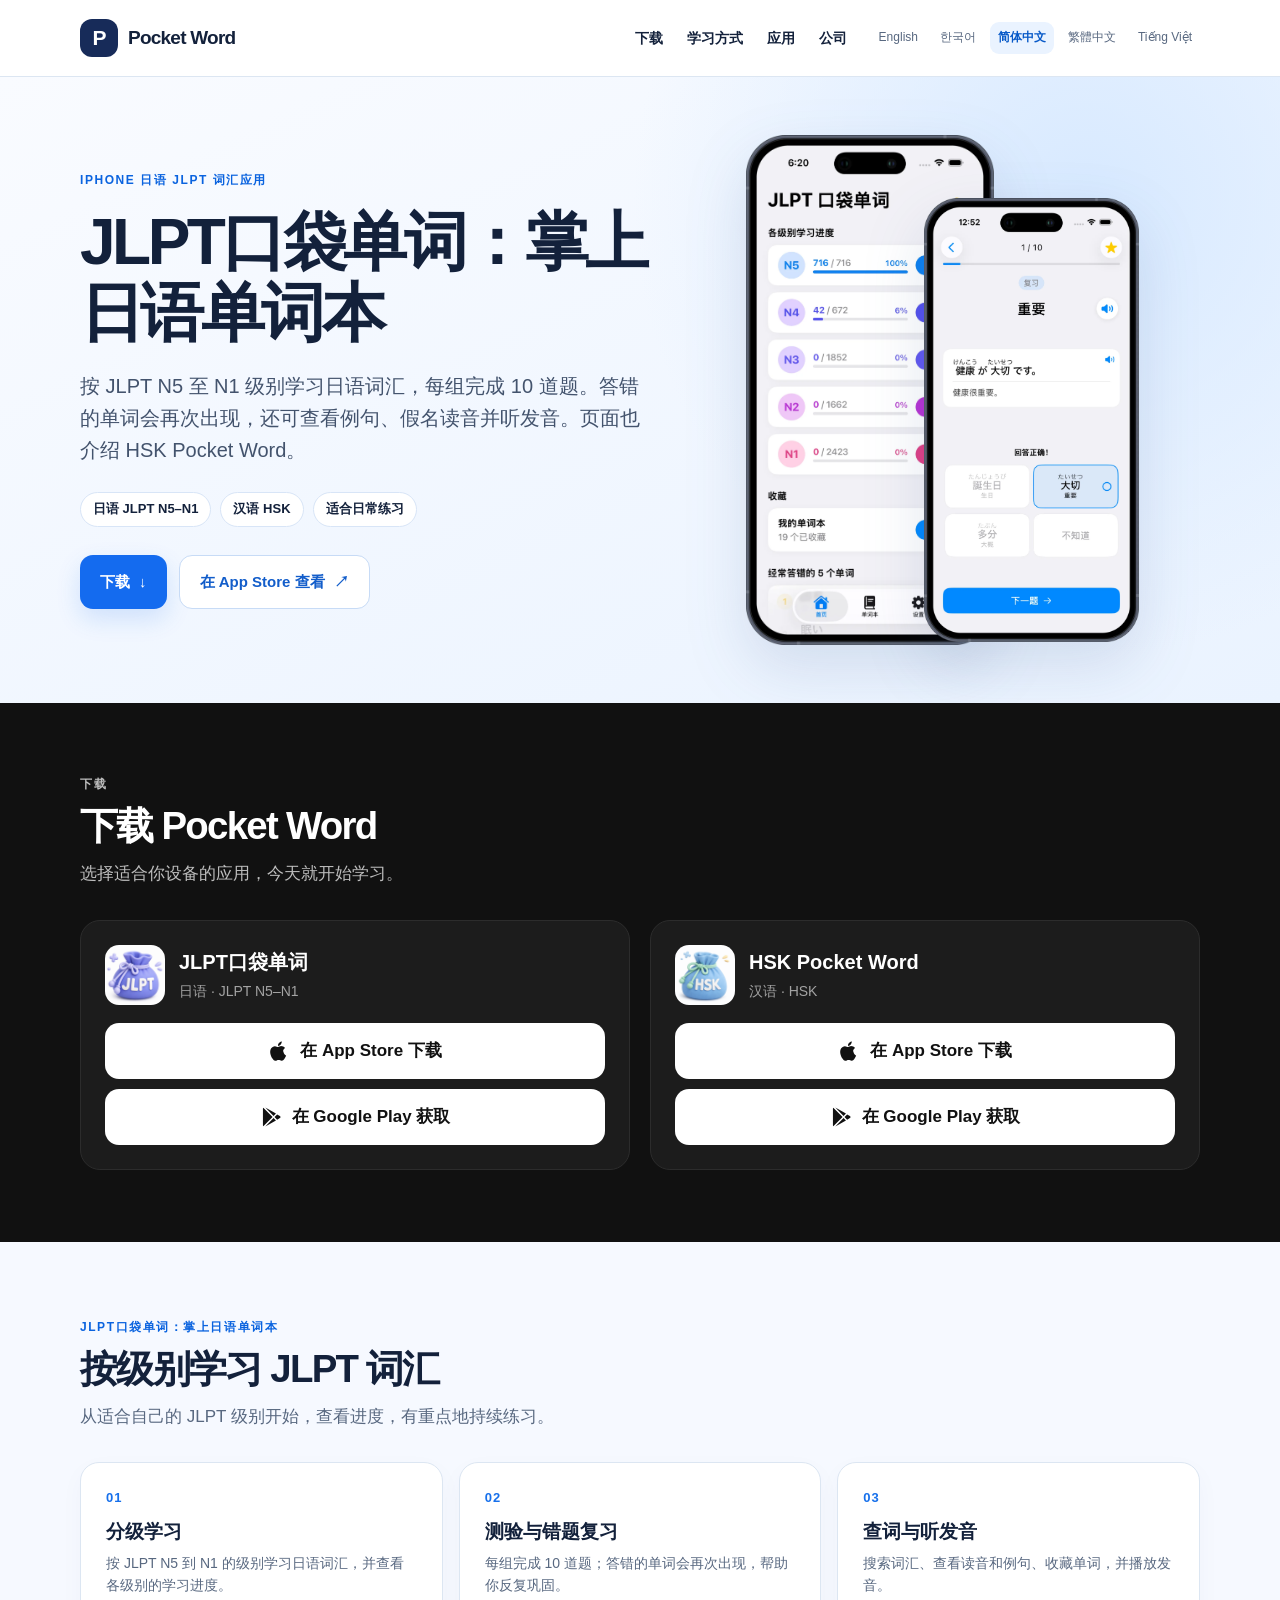
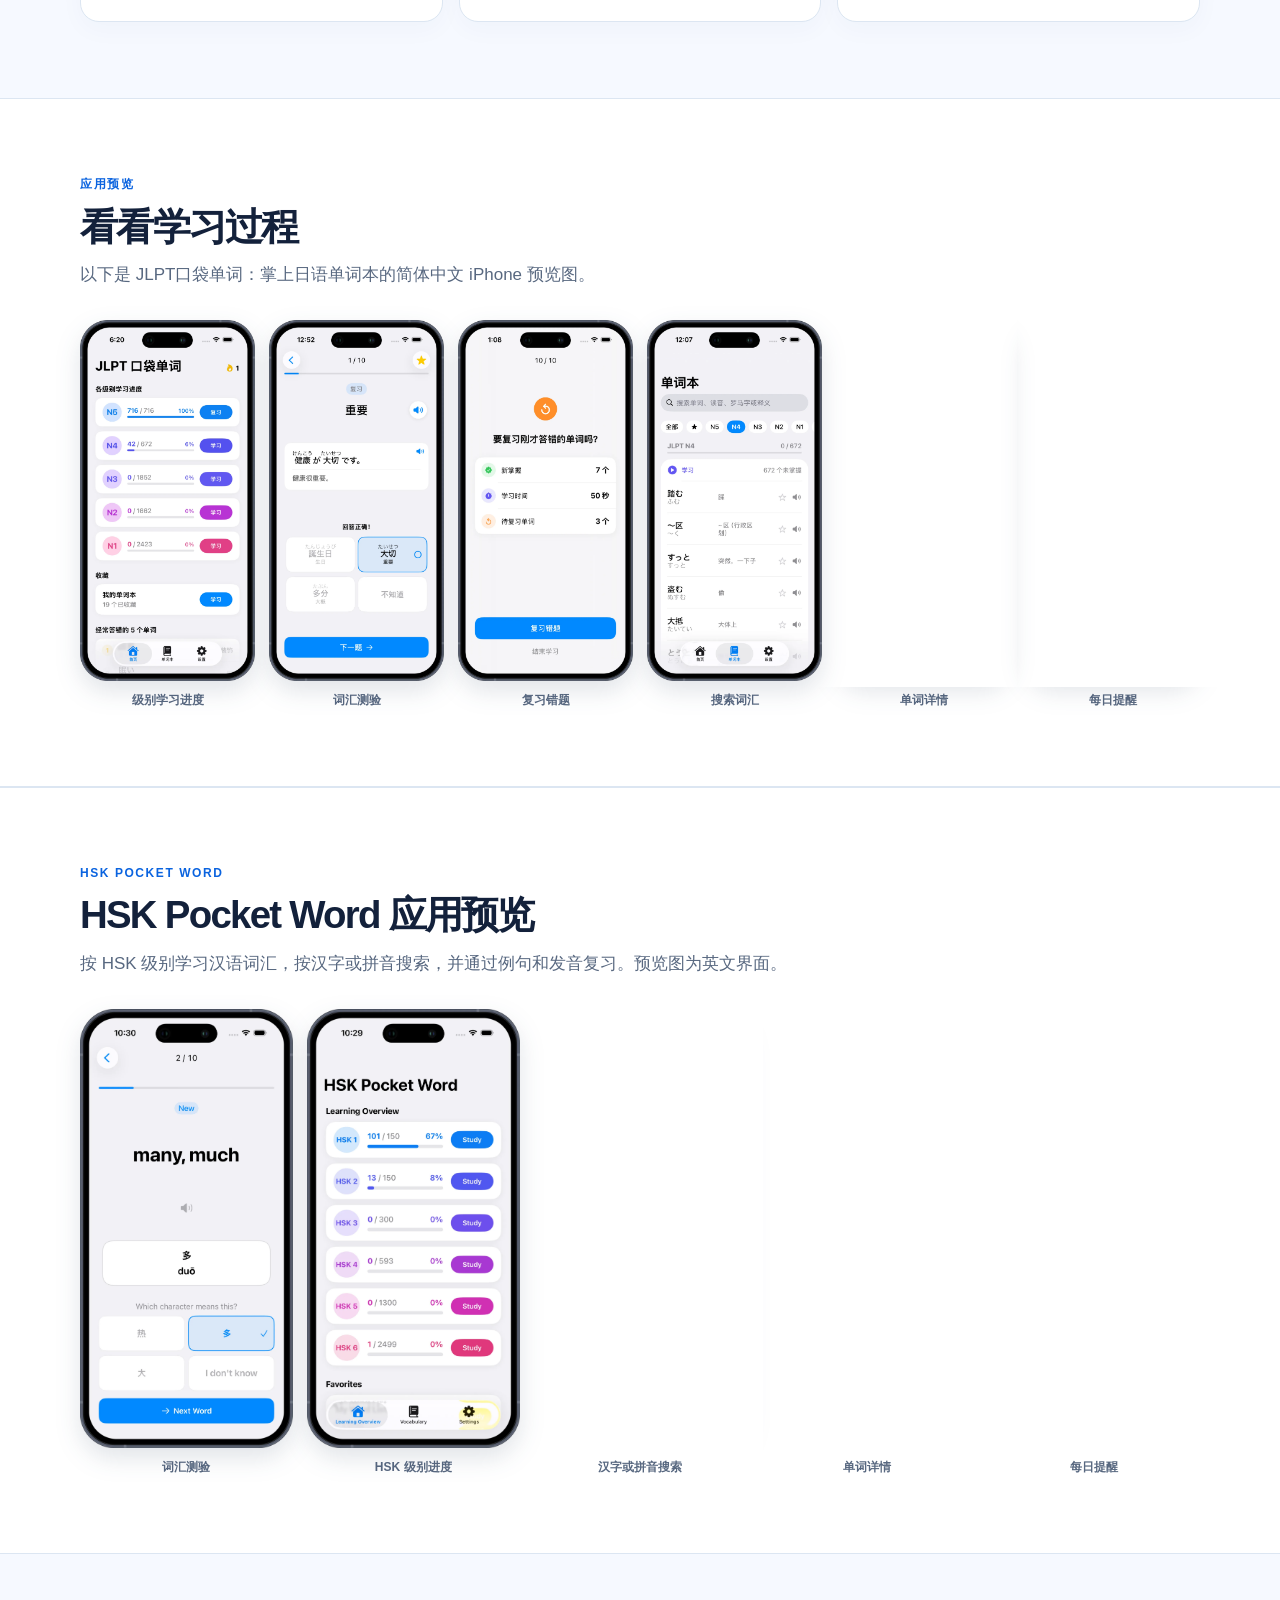
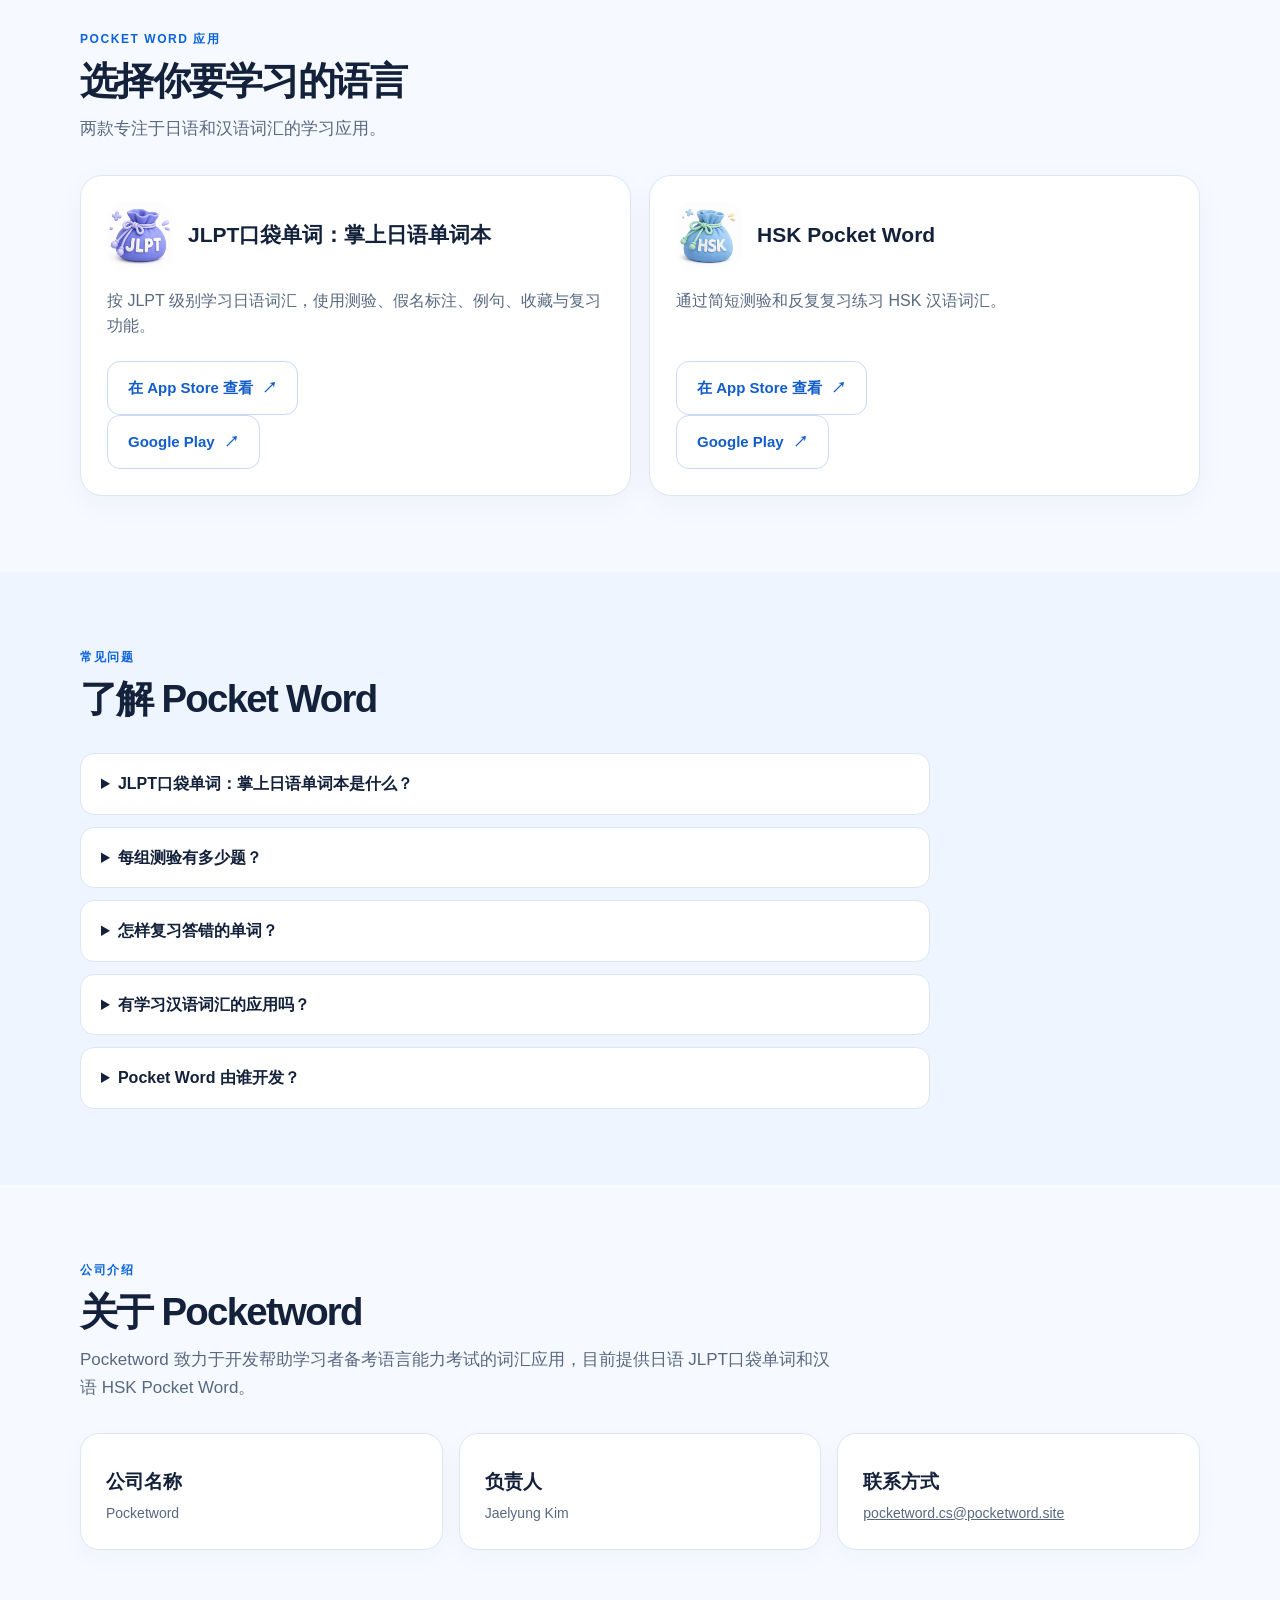
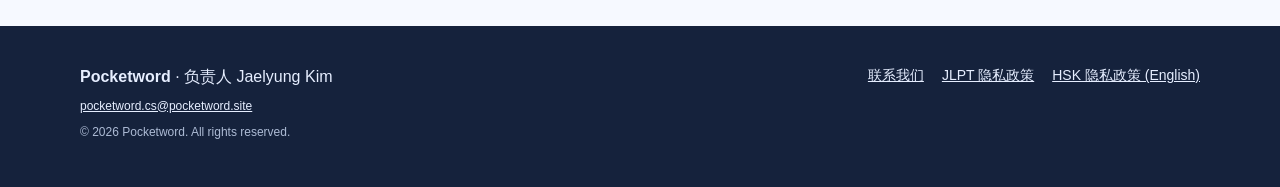
<file: zh-cn/index.html>
<!DOCTYPE html>
<html lang="zh-CN">
<head>
  <meta charset="UTF-8">
  <meta name="viewport" content="width=device-width, initial-scale=1">
  <title>JLPT口袋单词：掌上日语单词本 | Pocket Word</title>
  <meta name="description" content="了解 JLPT口袋单词：掌上日语单词本和 HSK Pocket Word。按级别学习日语与汉语词汇，练习测验、错题复习和发音。">
  <meta name="robots" content="index,follow,max-image-preview:large">
  <meta name="google-site-verification" content="16IrVjWZvAI2gsgWfEkJJM5fsrkRQNJg6jO9v7mw_cU">
  <link rel="canonical" href="https://pocketword.site/zh-cn/">
  <link rel="alternate" hreflang="en" href="https://pocketword.site/">
<link rel="alternate" hreflang="ko" href="https://pocketword.site/ko/">
<link rel="alternate" hreflang="zh-CN" href="https://pocketword.site/zh-cn/">
<link rel="alternate" hreflang="zh-TW" href="https://pocketword.site/zh-tw/">
<link rel="alternate" hreflang="vi" href="https://pocketword.site/vi/">
<link rel="alternate" hreflang="x-default" href="https://pocketword.site/">
  <meta property="og:type" content="website">
  <meta property="og:site_name" content="Pocket Word">
  <meta property="og:locale" content="zh_CN">
  <meta property="og:title" content="JLPT口袋单词：掌上日语单词本 | Pocket Word">
  <meta property="og:description" content="了解 JLPT口袋单词：掌上日语单词本和 HSK Pocket Word。按级别学习日语与汉语词汇，练习测验、错题复习和发音。">
  <meta property="og:url" content="https://pocketword.site/zh-cn/">
  <meta property="og:image" content="https://pocketword.site/images/cn/1.webp">
  <meta name="twitter:card" content="summary_large_image">
  <link rel="icon" href="/jlpt-pocket-word.png">
  <link rel="stylesheet" href="/style.css">
  <script type="application/ld+json">{"@context": "https://schema.org", "@graph": [{"@type": "Organization", "@id": "https://pocketword.site/#organization", "name": "Pocketword", "legalName": "Pocketword", "brand": "Pocket Word", "url": "https://pocketword.site/", "logo": "https://pocketword.site/jlpt-pocket-word.png", "email": "pocketword.cs@pocketword.site", "contactPoint": {"@type": "ContactPoint", "contactType": "customer support", "email": "pocketword.cs@pocketword.site"}, "founder": {"@type": "Person", "name": "Jaelyung Kim"}}, {"@type": "WebPage", "@id": "https://pocketword.site/zh-cn/#webpage", "url": "https://pocketword.site/zh-cn/", "name": "JLPT口袋单词：掌上日语单词本 | Pocket Word", "description": "了解 JLPT口袋单词：掌上日语单词本和 HSK Pocket Word。按级别学习日语与汉语词汇，练习测验、错题复习和发音。", "inLanguage": "zh-CN", "isPartOf": {"@id": "https://pocketword.site/#website"}, "about": [{"@id": "https://pocketword.site/#jlpt"}, {"@id": "https://pocketword.site/#hsk"}]}, {"@type": "WebSite", "@id": "https://pocketword.site/#website", "name": "Pocket Word", "url": "https://pocketword.site/", "publisher": {"@id": "https://pocketword.site/#organization"}, "inLanguage": ["en", "ko", "zh-CN", "zh-TW", "vi"]}, {"@type": "SoftwareApplication", "@id": "https://pocketword.site/#jlpt", "name": "JLPT口袋单词：掌上日语单词本", "alternateName": "JLPT Pocket Word", "applicationCategory": "EducationalApplication", "operatingSystem": "iOS, Android", "url": "https://apps.apple.com/app/id6768330065", "downloadUrl": "https://apps.apple.com/app/id6768330065", "image": "https://pocketword.site/jlpt-pocket-word.png", "screenshot": ["https://pocketword.site/images/cn/1.webp", "https://pocketword.site/images/cn/2.webp", "https://pocketword.site/images/cn/3.webp", "https://pocketword.site/images/cn/4.webp", "https://pocketword.site/images/cn/5.webp", "https://pocketword.site/images/cn/6.webp"], "description": "按 JLPT 级别学习日语词汇，使用测验、假名标注、例句、收藏与复习功能。", "publisher": {"@id": "https://pocketword.site/#organization"}}, {"@type": "SoftwareApplication", "@id": "https://pocketword.site/#hsk", "name": "HSK Pocket Word", "applicationCategory": "EducationalApplication", "operatingSystem": "iOS, Android", "url": "https://apps.apple.com/app/id6761183360", "downloadUrl": ["https://apps.apple.com/app/id6761183360", "https://play.google.com/store/apps/details?id=com.jlkim.hskpocketword"], "image": "https://pocketword.site/hsk-pocket-word.png", "screenshot": ["https://pocketword.site/images/hsk/en/1.webp", "https://pocketword.site/images/hsk/en/2.webp", "https://pocketword.site/images/hsk/en/3.webp", "https://pocketword.site/images/hsk/en/4.webp", "https://pocketword.site/images/hsk/en/5.webp"], "description": "通过简短测验和反复复习练习 HSK 汉语词汇。", "publisher": {"@id": "https://pocketword.site/#organization"}}]}</script>
<style>
.download-section{padding:72px 0;background:#111;color:#fff}
.download-section .section-head p,.download-section .eyebrow{color:#bdbdbd}
.download-section h2{color:#fff}
.download-grid{display:grid;grid-template-columns:repeat(auto-fit,minmax(280px,1fr));gap:20px;margin-top:28px}
.download-card{background:#1c1c1c;border:1px solid #2c2c2c;border-radius:20px;padding:24px}
.download-card-head{display:flex;align-items:center;gap:14px;margin-bottom:18px}
.download-card-head img{width:60px;height:60px;border-radius:14px}
.download-card-head h3{margin:0;font-size:20px;color:#fff}
.download-card-head p{margin:2px 0 0;color:#a3a3a3;font-size:14px}
.store-buttons{display:flex;flex-direction:column;gap:10px}
.store-btn{display:flex;align-items:center;justify-content:center;gap:10px;min-height:56px;padding:12px 20px;border-radius:14px;background:#fff;color:#111;font-size:17px;font-weight:700;text-decoration:none}
.store-btn:hover,.store-btn:focus-visible{background:#e8e8e8}
.store-btn svg{width:22px;height:22px;flex:none}
.store-btn.disabled{background:transparent;color:#8a8a8a;border:1px dashed #444;cursor:default}
@media (max-width:520px){.download-section{padding:48px 0}}
</style>
</head>
<body>
  <header class="site-header"><div class="wrap header-inner">
    <a class="brand" href="/"><span class="brand-mark" aria-hidden="true">P</span>Pocket Word</a>
    <div class="header-actions"><a href="#download">下载</a><a href="#features">学习方式</a><a href="#apps">应用</a><a href="#company">公司</a>
      <nav class="language-nav" aria-label="Language"><a href="/" hreflang="en" lang="en">English</a><a href="/ko/" hreflang="ko" lang="ko">한국어</a><a href="/zh-cn/" hreflang="zh-CN" lang="zh-CN" aria-current="page">简体中文</a><a href="/zh-tw/" hreflang="zh-TW" lang="zh-TW">繁體中文</a><a href="/vi/" hreflang="vi" lang="vi">Tiếng Việt</a></nav>
    </div>
  </div></header>
  <main>
    <div class="hero"><div class="wrap hero-grid">
      <div><div class="eyebrow">iPhone 日语 JLPT 词汇应用</div><h1>JLPT口袋单词：掌上日语单词本</h1><p class="lead">按 JLPT N5 至 N1 级别学习日语词汇，每组完成 10 道题。答错的单词会再次出现，还可查看例句、假名读音并听发音。页面也介绍 HSK Pocket Word。</p>
        <div class="hero-points"><span>日语 JLPT N5–N1</span><span>汉语 HSK</span><span>适合日常练习</span></div><div class="hero-actions"><a class="button" href="#download">下载 <span aria-hidden="true">↓</span></a><a class="button secondary" href="https://apps.apple.com/app/id6768330065" target="_blank" rel="noopener noreferrer">在 App Store 查看 <span aria-hidden="true">↗</span></a></div>
      </div>
      <div class="hero-art" aria-hidden="true"><img src="/images/cn/1.webp" width="1183" height="2441" alt="" fetchpriority="high"><img src="/images/cn/2.webp" width="1183" height="2441" alt=""></div>
    </div></div>
    <section class="download-section" id="download"><div class="wrap"><div class="section-head"><div class="eyebrow">下载</div><h2>下载 Pocket Word</h2><p>选择适合你设备的应用，今天就开始学习。</p></div><div class="download-grid"><article class="download-card"><div class="download-card-head"><img src="/jlpt-pocket-word.png" width="60" height="60" alt=""><div><h3>JLPT口袋单词</h3><p>日语 · JLPT N5–N1</p></div></div><div class="store-buttons"><a class="store-btn" href="https://apps.apple.com/app/id6768330065" target="_blank" rel="noopener noreferrer"><svg viewBox="0 0 24 24" aria-hidden="true"><path fill="currentColor" d="M16.4 12.6c0-2.6 2.1-3.8 2.2-3.9-1.2-1.8-3.1-2-3.7-2-1.6-.2-3.1.9-3.9.9s-2-.9-3.4-.9C5.9 6.8 4.2 7.8 3.3 9.4c-1.9 3.2-.5 8 1.3 10.6.9 1.3 2 2.7 3.4 2.6 1.3-.1 1.9-.9 3.5-.9s2.1.9 3.5.8c1.4 0 2.4-1.3 3.3-2.6 1-1.5 1.4-2.9 1.5-3-.1 0-2.9-1.1-2.9-4.3zM13.9 4.9c.7-.9 1.2-2.1 1.1-3.3-1 0-2.3.7-3 1.6-.7.8-1.2 2-1.1 3.2 1.1.1 2.3-.6 3-1.5z"/></svg><span>在 App Store 下载</span></a><a class="store-btn" href="https://play.google.com/store/apps/details?id=com.jlkim.jlptpocketword" target="_blank" rel="noopener noreferrer"><svg viewBox="0 0 24 24" aria-hidden="true"><path fill="currentColor" d="M3.6 1.8c-.3.3-.4.7-.4 1.2v18c0 .5.1.9.4 1.2L13.7 12 3.6 1.8zm11.2 11.3 2.6 2.6-11.6 6.6 9-9.2zm3.9-3.9 3 1.7c.9.5.9 1.8 0 2.3l-3 1.7-2.8-2.9 2.8-2.8zM5.8 1.7l11.6 6.6-2.6 2.6-9-9.2z"/></svg><span>在 Google Play 获取</span></a></div></article><article class="download-card"><div class="download-card-head"><img src="/hsk-pocket-word.png" width="60" height="60" alt=""><div><h3>HSK Pocket Word</h3><p>汉语 · HSK</p></div></div><div class="store-buttons"><a class="store-btn" href="https://apps.apple.com/app/id6761183360" target="_blank" rel="noopener noreferrer"><svg viewBox="0 0 24 24" aria-hidden="true"><path fill="currentColor" d="M16.4 12.6c0-2.6 2.1-3.8 2.2-3.9-1.2-1.8-3.1-2-3.7-2-1.6-.2-3.1.9-3.9.9s-2-.9-3.4-.9C5.9 6.8 4.2 7.8 3.3 9.4c-1.9 3.2-.5 8 1.3 10.6.9 1.3 2 2.7 3.4 2.6 1.3-.1 1.9-.9 3.5-.9s2.1.9 3.5.8c1.4 0 2.4-1.3 3.3-2.6 1-1.5 1.4-2.9 1.5-3-.1 0-2.9-1.1-2.9-4.3zM13.9 4.9c.7-.9 1.2-2.1 1.1-3.3-1 0-2.3.7-3 1.6-.7.8-1.2 2-1.1 3.2 1.1.1 2.3-.6 3-1.5z"/></svg><span>在 App Store 下载</span></a><a class="store-btn" href="https://play.google.com/store/apps/details?id=com.jlkim.hskpocketword" target="_blank" rel="noopener noreferrer"><svg viewBox="0 0 24 24" aria-hidden="true"><path fill="currentColor" d="M3.6 1.8c-.3.3-.4.7-.4 1.2v18c0 .5.1.9.4 1.2L13.7 12 3.6 1.8zm11.2 11.3 2.6 2.6-11.6 6.6 9-9.2zm3.9-3.9 3 1.7c.9.5.9 1.8 0 2.3l-3 1.7-2.8-2.9 2.8-2.8zM5.8 1.7l11.6 6.6-2.6 2.6-9-9.2z"/></svg><span>在 Google Play 获取</span></a></div></article></div></div></section>
    <section id="features"><div class="wrap">
      <div class="section-head"><div class="eyebrow">JLPT口袋单词：掌上日语单词本</div><h2>按级别学习 JLPT 词汇</h2><p>从适合自己的 JLPT 级别开始，查看进度，有重点地持续练习。</p></div>
      <div class="feature-grid"><article class="feature"><div class="number">01</div><h3>分级学习</h3><p>按 JLPT N5 到 N1 的级别学习日语词汇，并查看各级别的学习进度。</p></article><article class="feature"><div class="number">02</div><h3>测验与错题复习</h3><p>每组完成 10 道题；答错的单词会再次出现，帮助你反复巩固。</p></article><article class="feature"><div class="number">03</div><h3>查词与听发音</h3><p>搜索词汇、查看读音和例句、收藏单词，并播放发音。</p></article></div>
    </div></section>
    <section class="gallery-section" id="preview"><div class="wrap">
      <div class="section-head"><div class="eyebrow">应用预览</div><h2>看看学习过程</h2><p>以下是 JLPT口袋单词：掌上日语单词本的简体中文 iPhone 预览图。</p></div>
      <div class="gallery"><figure class="shot"><img src="/images/cn/1.webp" width="1183" height="2441" loading="lazy" decoding="async" alt="JLPT口袋单词：掌上日语单词本 — 级别学习进度"><figcaption>级别学习进度</figcaption></figure><figure class="shot"><img src="/images/cn/2.webp" width="1183" height="2441" loading="lazy" decoding="async" alt="JLPT口袋单词：掌上日语单词本 — 词汇测验"><figcaption>词汇测验</figcaption></figure><figure class="shot"><img src="/images/cn/3.webp" width="1183" height="2441" loading="lazy" decoding="async" alt="JLPT口袋单词：掌上日语单词本 — 复习错题"><figcaption>复习错题</figcaption></figure><figure class="shot"><img src="/images/cn/4.webp" width="1183" height="2441" loading="lazy" decoding="async" alt="JLPT口袋单词：掌上日语单词本 — 搜索词汇"><figcaption>搜索词汇</figcaption></figure><figure class="shot"><img src="/images/cn/5.webp" width="1183" height="2441" loading="lazy" decoding="async" alt="JLPT口袋单词：掌上日语单词本 — 单词详情"><figcaption>单词详情</figcaption></figure><figure class="shot"><img src="/images/cn/6.webp" width="1183" height="2441" loading="lazy" decoding="async" alt="JLPT口袋单词：掌上日语单词本 — 每日提醒"><figcaption>每日提醒</figcaption></figure></div>
    </div></section>
    <section class="gallery-section" id="hsk-preview"><div class="wrap">
      <div class="section-head"><div class="eyebrow">HSK Pocket Word</div><h2>HSK Pocket Word 应用预览</h2><p>按 HSK 级别学习汉语词汇，按汉字或拼音搜索，并通过例句和发音复习。预览图为英文界面。</p></div>
      <div class="gallery gallery-five"><figure class="shot"><img src="/images/hsk/en/1.webp" width="1183" height="2441" loading="lazy" decoding="async" alt="HSK Pocket Word — 词汇测验"><figcaption>词汇测验</figcaption></figure><figure class="shot"><img src="/images/hsk/en/2.webp" width="1183" height="2441" loading="lazy" decoding="async" alt="HSK Pocket Word — HSK 级别进度"><figcaption>HSK 级别进度</figcaption></figure><figure class="shot"><img src="/images/hsk/en/3.webp" width="1183" height="2441" loading="lazy" decoding="async" alt="HSK Pocket Word — 汉字或拼音搜索"><figcaption>汉字或拼音搜索</figcaption></figure><figure class="shot"><img src="/images/hsk/en/4.webp" width="1183" height="2441" loading="lazy" decoding="async" alt="HSK Pocket Word — 单词详情"><figcaption>单词详情</figcaption></figure><figure class="shot"><img src="/images/hsk/en/5.webp" width="1183" height="2441" loading="lazy" decoding="async" alt="HSK Pocket Word — 每日提醒"><figcaption>每日提醒</figcaption></figure></div>
    </div></section>
    <section id="apps"><div class="wrap">
      <div class="section-head"><div class="eyebrow">Pocket Word 应用</div><h2>选择你要学习的语言</h2><p>两款专注于日语和汉语词汇的学习应用。</p></div>
      <div class="app-grid">
        <article class="app-card"><div class="app-card-head"><img src="/jlpt-pocket-word.png" width="66" height="66" loading="lazy" alt=""><h3>JLPT口袋单词：掌上日语单词本</h3></div><p>按 JLPT 级别学习日语词汇，使用测验、假名标注、例句、收藏与复习功能。</p><a class="button secondary" href="https://apps.apple.com/app/id6768330065" target="_blank" rel="noopener noreferrer">在 App Store 查看 <span aria-hidden="true">↗</span></a><a class="button secondary" href="https://play.google.com/store/apps/details?id=com.jlkim.jlptpocketword" target="_blank" rel="noopener noreferrer">Google Play <span aria-hidden="true">↗</span></a></article>
        <article class="app-card"><div class="app-card-head"><img src="/hsk-pocket-word.png" width="66" height="66" loading="lazy" alt=""><h3>HSK Pocket Word</h3></div><p>通过简短测验和反复复习练习 HSK 汉语词汇。</p><a class="button secondary" href="https://apps.apple.com/app/id6761183360" target="_blank" rel="noopener noreferrer">在 App Store 查看 <span aria-hidden="true">↗</span></a><a class="button secondary" href="https://play.google.com/store/apps/details?id=com.jlkim.hskpocketword" target="_blank" rel="noopener noreferrer">Google Play <span aria-hidden="true">↗</span></a></article>
      </div>
    </div></section>
    <section class="faq-section"><div class="wrap">
      <div class="section-head"><div class="eyebrow">常见问题</div><h2>了解 Pocket Word</h2></div>
      <div class="faq-list"><details><summary>JLPT口袋单词：掌上日语单词本是什么？</summary><p>这是一款面向日语学习者的 iPhone 词汇应用，按 JLPT N5 至 N1 分级，提供测验、复习、发音和例句。</p></details><details><summary>每组测验有多少题？</summary><p>每组包含 10 道题，方便利用短暂休息时间练习 JLPT 词汇。</p></details><details><summary>怎样复习答错的单词？</summary><p>答错的单词会再次出现，供你反复练习。也可以在测验结果中复习、收藏单词，或在词汇列表中查找。</p></details><details><summary>有学习汉语词汇的应用吗？</summary><p>有。HSK Pocket Word 可用于练习 HSK 汉语词汇。</p></details><details><summary>Pocket Word 由谁开发？</summary><p>Pocket Word 系列应用由语言学习应用公司 Pocketword 开发和运营。如需支持或商务合作，请发送邮件至 <a href="mailto:pocketword.cs@pocketword.site">pocketword.cs@pocketword.site</a>。</p></details></div>
    </div></section>
    <section id="company"><div class="wrap">
      <div class="section-head"><div class="eyebrow">公司介绍</div><h2>关于 Pocketword</h2><p>Pocketword 致力于开发帮助学习者备考语言能力考试的词汇应用，目前提供日语 JLPT口袋单词和汉语 HSK Pocket Word。</p></div>
      <div class="feature-grid">
        <article class="feature"><h3>公司名称</h3><p>Pocketword</p></article>
        <article class="feature"><h3>负责人</h3><p>Jaelyung Kim</p></article>
        <article class="feature"><h3>联系方式</h3><p><a href="mailto:pocketword.cs@pocketword.site">pocketword.cs@pocketword.site</a></p></article>
      </div>
    </div></section>
  </main>
  <footer class="site-footer"><div class="wrap footer-inner"><div><p><strong>Pocketword</strong> · 负责人 Jaelyung Kim</p><p class="small"><a href="mailto:pocketword.cs@pocketword.site">pocketword.cs@pocketword.site</a></p><p class="small">© 2026 Pocketword. All rights reserved.</p></div><div class="footer-links"><a href="mailto:pocketword.cs@pocketword.site">联系我们</a><a href="/jlpt/privacy/#zh-cn">JLPT 隐私政策</a><a href="/hsk/privacy/#en">HSK 隐私政策 (English)</a></div></div></footer>
</body>
</html>
</file>
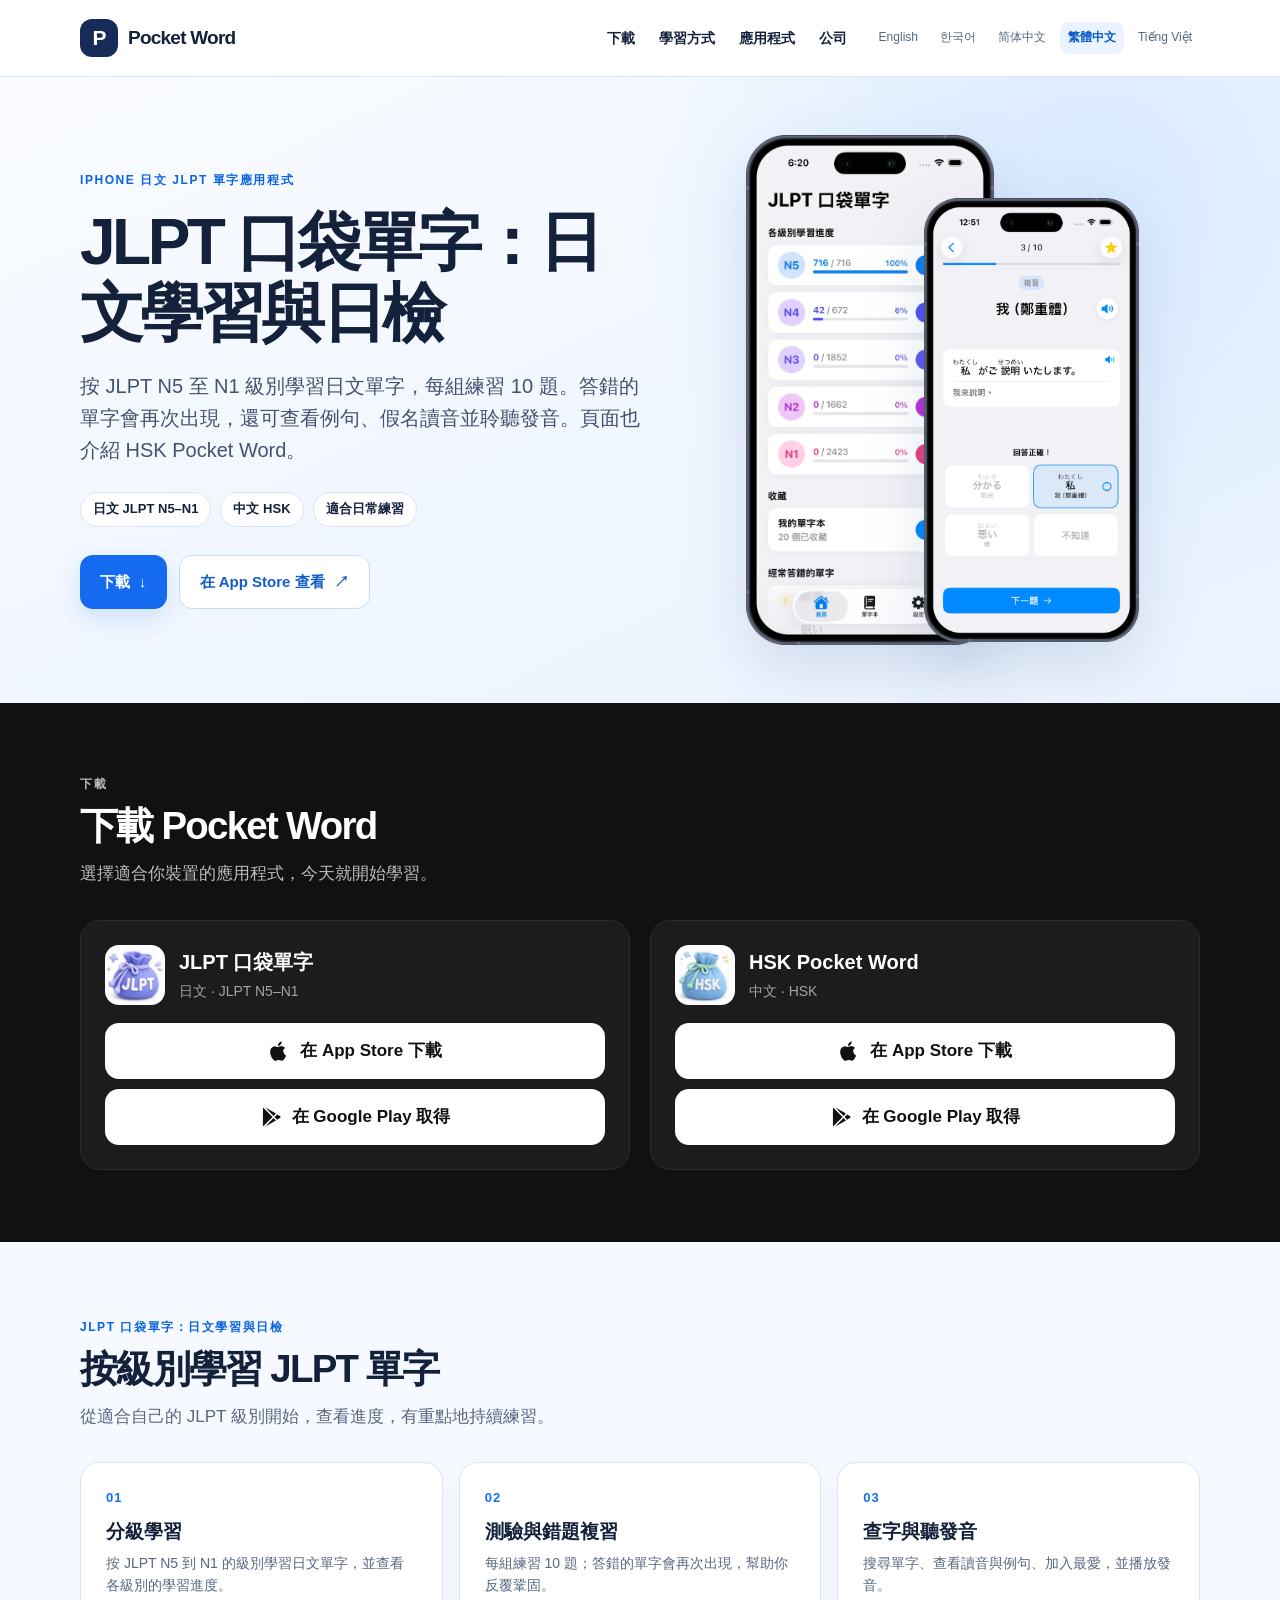
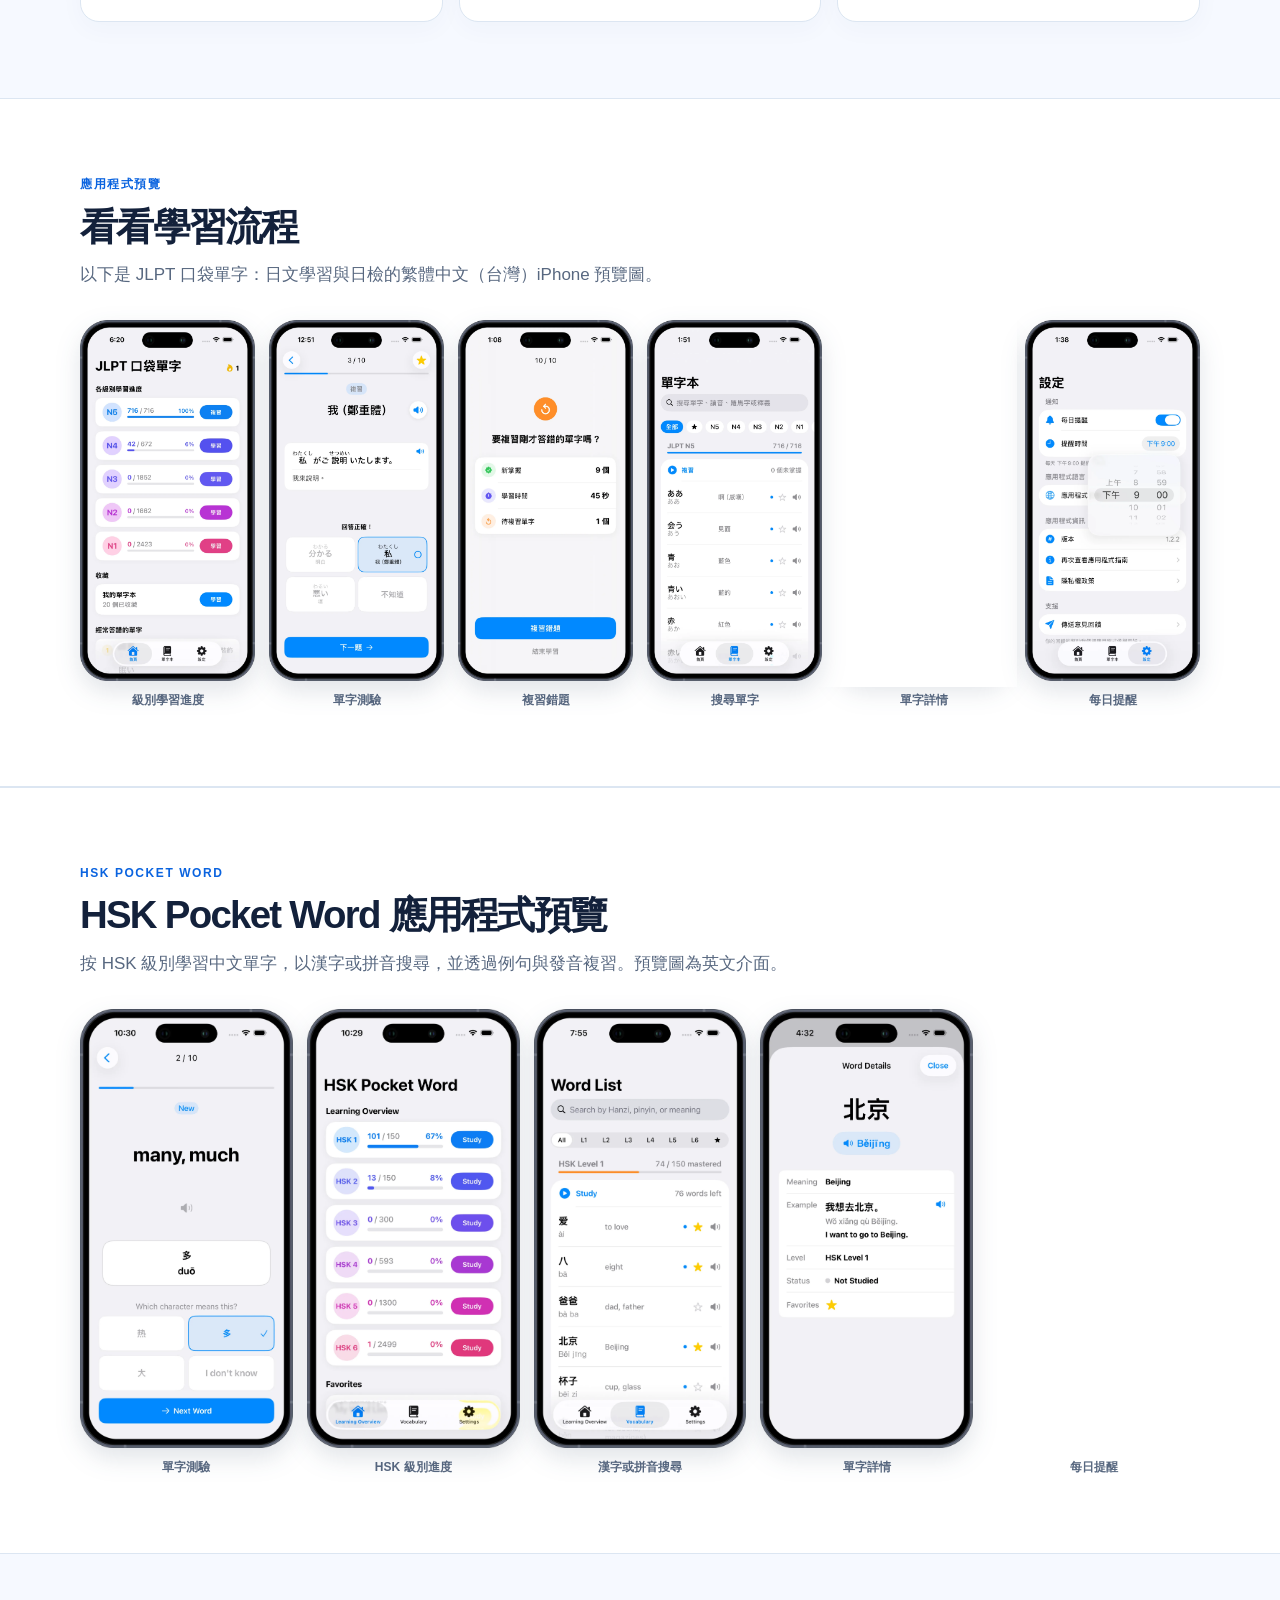
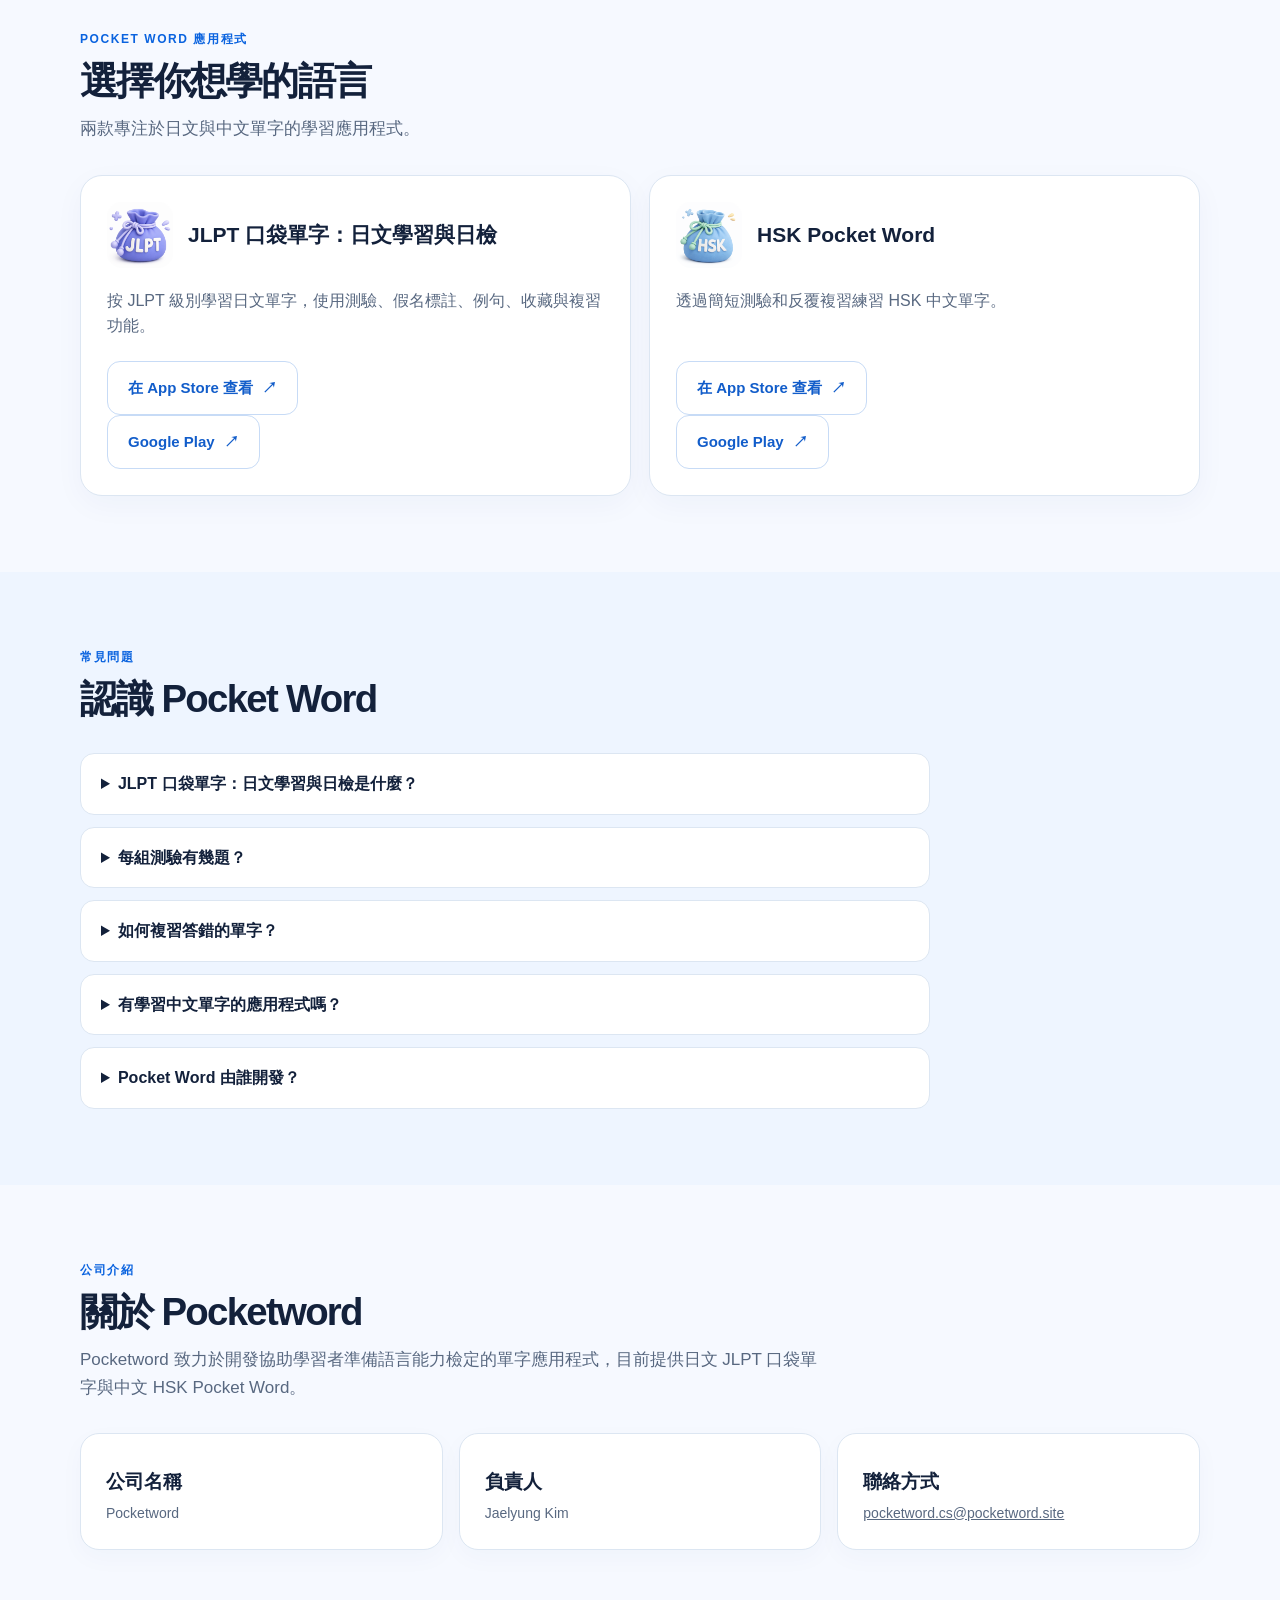
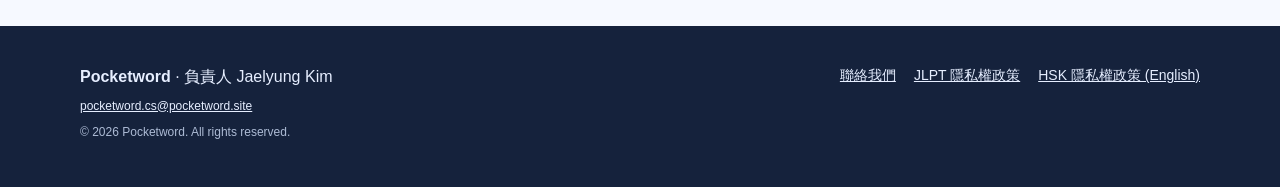
<file: zh-tw/index.html>
<!DOCTYPE html>
<html lang="zh-TW">
<head>
  <meta charset="UTF-8">
  <meta name="viewport" content="width=device-width, initial-scale=1">
  <title>JLPT 口袋單字：日文學習與日檢 | Pocket Word</title>
  <meta name="description" content="認識 JLPT 口袋單字：日文學習與日檢，以及 HSK Pocket Word。按級別學習日文與中文單字，使用測驗、錯題複習和發音功能。">
  <meta name="robots" content="index,follow,max-image-preview:large">
  <meta name="google-site-verification" content="16IrVjWZvAI2gsgWfEkJJM5fsrkRQNJg6jO9v7mw_cU">
  <link rel="canonical" href="https://pocketword.site/zh-tw/">
  <link rel="alternate" hreflang="en" href="https://pocketword.site/">
<link rel="alternate" hreflang="ko" href="https://pocketword.site/ko/">
<link rel="alternate" hreflang="zh-CN" href="https://pocketword.site/zh-cn/">
<link rel="alternate" hreflang="zh-TW" href="https://pocketword.site/zh-tw/">
<link rel="alternate" hreflang="vi" href="https://pocketword.site/vi/">
<link rel="alternate" hreflang="x-default" href="https://pocketword.site/">
  <meta property="og:type" content="website">
  <meta property="og:site_name" content="Pocket Word">
  <meta property="og:locale" content="zh_TW">
  <meta property="og:title" content="JLPT 口袋單字：日文學習與日檢 | Pocket Word">
  <meta property="og:description" content="認識 JLPT 口袋單字：日文學習與日檢，以及 HSK Pocket Word。按級別學習日文與中文單字，使用測驗、錯題複習和發音功能。">
  <meta property="og:url" content="https://pocketword.site/zh-tw/">
  <meta property="og:image" content="https://pocketword.site/images/tw/1.webp">
  <meta name="twitter:card" content="summary_large_image">
  <link rel="icon" href="/jlpt-pocket-word.png">
  <link rel="stylesheet" href="/style.css">
  <script type="application/ld+json">{"@context": "https://schema.org", "@graph": [{"@type": "Organization", "@id": "https://pocketword.site/#organization", "name": "Pocketword", "legalName": "Pocketword", "brand": "Pocket Word", "url": "https://pocketword.site/", "logo": "https://pocketword.site/jlpt-pocket-word.png", "email": "pocketword.cs@pocketword.site", "contactPoint": {"@type": "ContactPoint", "contactType": "customer support", "email": "pocketword.cs@pocketword.site"}, "founder": {"@type": "Person", "name": "Jaelyung Kim"}}, {"@type": "WebPage", "@id": "https://pocketword.site/zh-tw/#webpage", "url": "https://pocketword.site/zh-tw/", "name": "JLPT 口袋單字：日文學習與日檢 | Pocket Word", "description": "認識 JLPT 口袋單字：日文學習與日檢，以及 HSK Pocket Word。按級別學習日文與中文單字，使用測驗、錯題複習和發音功能。", "inLanguage": "zh-TW", "isPartOf": {"@id": "https://pocketword.site/#website"}, "about": [{"@id": "https://pocketword.site/#jlpt"}, {"@id": "https://pocketword.site/#hsk"}]}, {"@type": "WebSite", "@id": "https://pocketword.site/#website", "name": "Pocket Word", "url": "https://pocketword.site/", "publisher": {"@id": "https://pocketword.site/#organization"}, "inLanguage": ["en", "ko", "zh-CN", "zh-TW", "vi"]}, {"@type": "SoftwareApplication", "@id": "https://pocketword.site/#jlpt", "name": "JLPT 口袋單字：日文學習與日檢", "alternateName": "JLPT Pocket Word", "applicationCategory": "EducationalApplication", "operatingSystem": "iOS, Android", "url": "https://apps.apple.com/app/id6768330065", "downloadUrl": "https://apps.apple.com/app/id6768330065", "image": "https://pocketword.site/jlpt-pocket-word.png", "screenshot": ["https://pocketword.site/images/tw/1.webp", "https://pocketword.site/images/tw/2.webp", "https://pocketword.site/images/tw/3.webp", "https://pocketword.site/images/tw/4.webp", "https://pocketword.site/images/tw/5.webp", "https://pocketword.site/images/tw/6.webp"], "description": "按 JLPT 級別學習日文單字，使用測驗、假名標註、例句、收藏與複習功能。", "publisher": {"@id": "https://pocketword.site/#organization"}}, {"@type": "SoftwareApplication", "@id": "https://pocketword.site/#hsk", "name": "HSK Pocket Word", "applicationCategory": "EducationalApplication", "operatingSystem": "iOS, Android", "url": "https://apps.apple.com/app/id6761183360", "downloadUrl": ["https://apps.apple.com/app/id6761183360", "https://play.google.com/store/apps/details?id=com.jlkim.hskpocketword"], "image": "https://pocketword.site/hsk-pocket-word.png", "screenshot": ["https://pocketword.site/images/hsk/en/1.webp", "https://pocketword.site/images/hsk/en/2.webp", "https://pocketword.site/images/hsk/en/3.webp", "https://pocketword.site/images/hsk/en/4.webp", "https://pocketword.site/images/hsk/en/5.webp"], "description": "透過簡短測驗和反覆複習練習 HSK 中文單字。", "publisher": {"@id": "https://pocketword.site/#organization"}}]}</script>
<style>
.download-section{padding:72px 0;background:#111;color:#fff}
.download-section .section-head p,.download-section .eyebrow{color:#bdbdbd}
.download-section h2{color:#fff}
.download-grid{display:grid;grid-template-columns:repeat(auto-fit,minmax(280px,1fr));gap:20px;margin-top:28px}
.download-card{background:#1c1c1c;border:1px solid #2c2c2c;border-radius:20px;padding:24px}
.download-card-head{display:flex;align-items:center;gap:14px;margin-bottom:18px}
.download-card-head img{width:60px;height:60px;border-radius:14px}
.download-card-head h3{margin:0;font-size:20px;color:#fff}
.download-card-head p{margin:2px 0 0;color:#a3a3a3;font-size:14px}
.store-buttons{display:flex;flex-direction:column;gap:10px}
.store-btn{display:flex;align-items:center;justify-content:center;gap:10px;min-height:56px;padding:12px 20px;border-radius:14px;background:#fff;color:#111;font-size:17px;font-weight:700;text-decoration:none}
.store-btn:hover,.store-btn:focus-visible{background:#e8e8e8}
.store-btn svg{width:22px;height:22px;flex:none}
.store-btn.disabled{background:transparent;color:#8a8a8a;border:1px dashed #444;cursor:default}
@media (max-width:520px){.download-section{padding:48px 0}}
</style>
</head>
<body>
  <header class="site-header"><div class="wrap header-inner">
    <a class="brand" href="/"><span class="brand-mark" aria-hidden="true">P</span>Pocket Word</a>
    <div class="header-actions"><a href="#download">下載</a><a href="#features">學習方式</a><a href="#apps">應用程式</a><a href="#company">公司</a>
      <nav class="language-nav" aria-label="Language"><a href="/" hreflang="en" lang="en">English</a><a href="/ko/" hreflang="ko" lang="ko">한국어</a><a href="/zh-cn/" hreflang="zh-CN" lang="zh-CN">简体中文</a><a href="/zh-tw/" hreflang="zh-TW" lang="zh-TW" aria-current="page">繁體中文</a><a href="/vi/" hreflang="vi" lang="vi">Tiếng Việt</a></nav>
    </div>
  </div></header>
  <main>
    <div class="hero"><div class="wrap hero-grid">
      <div><div class="eyebrow">iPhone 日文 JLPT 單字應用程式</div><h1>JLPT 口袋單字：日文學習與日檢</h1><p class="lead">按 JLPT N5 至 N1 級別學習日文單字，每組練習 10 題。答錯的單字會再次出現，還可查看例句、假名讀音並聆聽發音。頁面也介紹 HSK Pocket Word。</p>
        <div class="hero-points"><span>日文 JLPT N5–N1</span><span>中文 HSK</span><span>適合日常練習</span></div><div class="hero-actions"><a class="button" href="#download">下載 <span aria-hidden="true">↓</span></a><a class="button secondary" href="https://apps.apple.com/app/id6768330065" target="_blank" rel="noopener noreferrer">在 App Store 查看 <span aria-hidden="true">↗</span></a></div>
      </div>
      <div class="hero-art" aria-hidden="true"><img src="/images/tw/1.webp" width="1183" height="2441" alt="" fetchpriority="high"><img src="/images/tw/2.webp" width="1183" height="2441" alt=""></div>
    </div></div>
    <section class="download-section" id="download"><div class="wrap"><div class="section-head"><div class="eyebrow">下載</div><h2>下載 Pocket Word</h2><p>選擇適合你裝置的應用程式，今天就開始學習。</p></div><div class="download-grid"><article class="download-card"><div class="download-card-head"><img src="/jlpt-pocket-word.png" width="60" height="60" alt=""><div><h3>JLPT 口袋單字</h3><p>日文 · JLPT N5–N1</p></div></div><div class="store-buttons"><a class="store-btn" href="https://apps.apple.com/app/id6768330065" target="_blank" rel="noopener noreferrer"><svg viewBox="0 0 24 24" aria-hidden="true"><path fill="currentColor" d="M16.4 12.6c0-2.6 2.1-3.8 2.2-3.9-1.2-1.8-3.1-2-3.7-2-1.6-.2-3.1.9-3.9.9s-2-.9-3.4-.9C5.9 6.8 4.2 7.8 3.3 9.4c-1.9 3.2-.5 8 1.3 10.6.9 1.3 2 2.7 3.4 2.6 1.3-.1 1.9-.9 3.5-.9s2.1.9 3.5.8c1.4 0 2.4-1.3 3.3-2.6 1-1.5 1.4-2.9 1.5-3-.1 0-2.9-1.1-2.9-4.3zM13.9 4.9c.7-.9 1.2-2.1 1.1-3.3-1 0-2.3.7-3 1.6-.7.8-1.2 2-1.1 3.2 1.1.1 2.3-.6 3-1.5z"/></svg><span>在 App Store 下載</span></a><a class="store-btn" href="https://play.google.com/store/apps/details?id=com.jlkim.jlptpocketword" target="_blank" rel="noopener noreferrer"><svg viewBox="0 0 24 24" aria-hidden="true"><path fill="currentColor" d="M3.6 1.8c-.3.3-.4.7-.4 1.2v18c0 .5.1.9.4 1.2L13.7 12 3.6 1.8zm11.2 11.3 2.6 2.6-11.6 6.6 9-9.2zm3.9-3.9 3 1.7c.9.5.9 1.8 0 2.3l-3 1.7-2.8-2.9 2.8-2.8zM5.8 1.7l11.6 6.6-2.6 2.6-9-9.2z"/></svg><span>在 Google Play 取得</span></a></div></article><article class="download-card"><div class="download-card-head"><img src="/hsk-pocket-word.png" width="60" height="60" alt=""><div><h3>HSK Pocket Word</h3><p>中文 · HSK</p></div></div><div class="store-buttons"><a class="store-btn" href="https://apps.apple.com/app/id6761183360" target="_blank" rel="noopener noreferrer"><svg viewBox="0 0 24 24" aria-hidden="true"><path fill="currentColor" d="M16.4 12.6c0-2.6 2.1-3.8 2.2-3.9-1.2-1.8-3.1-2-3.7-2-1.6-.2-3.1.9-3.9.9s-2-.9-3.4-.9C5.9 6.8 4.2 7.8 3.3 9.4c-1.9 3.2-.5 8 1.3 10.6.9 1.3 2 2.7 3.4 2.6 1.3-.1 1.9-.9 3.5-.9s2.1.9 3.5.8c1.4 0 2.4-1.3 3.3-2.6 1-1.5 1.4-2.9 1.5-3-.1 0-2.9-1.1-2.9-4.3zM13.9 4.9c.7-.9 1.2-2.1 1.1-3.3-1 0-2.3.7-3 1.6-.7.8-1.2 2-1.1 3.2 1.1.1 2.3-.6 3-1.5z"/></svg><span>在 App Store 下載</span></a><a class="store-btn" href="https://play.google.com/store/apps/details?id=com.jlkim.hskpocketword" target="_blank" rel="noopener noreferrer"><svg viewBox="0 0 24 24" aria-hidden="true"><path fill="currentColor" d="M3.6 1.8c-.3.3-.4.7-.4 1.2v18c0 .5.1.9.4 1.2L13.7 12 3.6 1.8zm11.2 11.3 2.6 2.6-11.6 6.6 9-9.2zm3.9-3.9 3 1.7c.9.5.9 1.8 0 2.3l-3 1.7-2.8-2.9 2.8-2.8zM5.8 1.7l11.6 6.6-2.6 2.6-9-9.2z"/></svg><span>在 Google Play 取得</span></a></div></article></div></div></section>
    <section id="features"><div class="wrap">
      <div class="section-head"><div class="eyebrow">JLPT 口袋單字：日文學習與日檢</div><h2>按級別學習 JLPT 單字</h2><p>從適合自己的 JLPT 級別開始，查看進度，有重點地持續練習。</p></div>
      <div class="feature-grid"><article class="feature"><div class="number">01</div><h3>分級學習</h3><p>按 JLPT N5 到 N1 的級別學習日文單字，並查看各級別的學習進度。</p></article><article class="feature"><div class="number">02</div><h3>測驗與錯題複習</h3><p>每組練習 10 題；答錯的單字會再次出現，幫助你反覆鞏固。</p></article><article class="feature"><div class="number">03</div><h3>查字與聽發音</h3><p>搜尋單字、查看讀音與例句、加入最愛，並播放發音。</p></article></div>
    </div></section>
    <section class="gallery-section" id="preview"><div class="wrap">
      <div class="section-head"><div class="eyebrow">應用程式預覽</div><h2>看看學習流程</h2><p>以下是 JLPT 口袋單字：日文學習與日檢的繁體中文（台灣）iPhone 預覽圖。</p></div>
      <div class="gallery"><figure class="shot"><img src="/images/tw/1.webp" width="1183" height="2441" loading="lazy" decoding="async" alt="JLPT 口袋單字：日文學習與日檢 — 級別學習進度"><figcaption>級別學習進度</figcaption></figure><figure class="shot"><img src="/images/tw/2.webp" width="1183" height="2441" loading="lazy" decoding="async" alt="JLPT 口袋單字：日文學習與日檢 — 單字測驗"><figcaption>單字測驗</figcaption></figure><figure class="shot"><img src="/images/tw/3.webp" width="1183" height="2441" loading="lazy" decoding="async" alt="JLPT 口袋單字：日文學習與日檢 — 複習錯題"><figcaption>複習錯題</figcaption></figure><figure class="shot"><img src="/images/tw/4.webp" width="1183" height="2441" loading="lazy" decoding="async" alt="JLPT 口袋單字：日文學習與日檢 — 搜尋單字"><figcaption>搜尋單字</figcaption></figure><figure class="shot"><img src="/images/tw/5.webp" width="1183" height="2441" loading="lazy" decoding="async" alt="JLPT 口袋單字：日文學習與日檢 — 單字詳情"><figcaption>單字詳情</figcaption></figure><figure class="shot"><img src="/images/tw/6.webp" width="1183" height="2441" loading="lazy" decoding="async" alt="JLPT 口袋單字：日文學習與日檢 — 每日提醒"><figcaption>每日提醒</figcaption></figure></div>
    </div></section>
    <section class="gallery-section" id="hsk-preview"><div class="wrap">
      <div class="section-head"><div class="eyebrow">HSK Pocket Word</div><h2>HSK Pocket Word 應用程式預覽</h2><p>按 HSK 級別學習中文單字，以漢字或拼音搜尋，並透過例句與發音複習。預覽圖為英文介面。</p></div>
      <div class="gallery gallery-five"><figure class="shot"><img src="/images/hsk/en/1.webp" width="1183" height="2441" loading="lazy" decoding="async" alt="HSK Pocket Word — 單字測驗"><figcaption>單字測驗</figcaption></figure><figure class="shot"><img src="/images/hsk/en/2.webp" width="1183" height="2441" loading="lazy" decoding="async" alt="HSK Pocket Word — HSK 級別進度"><figcaption>HSK 級別進度</figcaption></figure><figure class="shot"><img src="/images/hsk/en/3.webp" width="1183" height="2441" loading="lazy" decoding="async" alt="HSK Pocket Word — 漢字或拼音搜尋"><figcaption>漢字或拼音搜尋</figcaption></figure><figure class="shot"><img src="/images/hsk/en/4.webp" width="1183" height="2441" loading="lazy" decoding="async" alt="HSK Pocket Word — 單字詳情"><figcaption>單字詳情</figcaption></figure><figure class="shot"><img src="/images/hsk/en/5.webp" width="1183" height="2441" loading="lazy" decoding="async" alt="HSK Pocket Word — 每日提醒"><figcaption>每日提醒</figcaption></figure></div>
    </div></section>
    <section id="apps"><div class="wrap">
      <div class="section-head"><div class="eyebrow">Pocket Word 應用程式</div><h2>選擇你想學的語言</h2><p>兩款專注於日文與中文單字的學習應用程式。</p></div>
      <div class="app-grid">
        <article class="app-card"><div class="app-card-head"><img src="/jlpt-pocket-word.png" width="66" height="66" loading="lazy" alt=""><h3>JLPT 口袋單字：日文學習與日檢</h3></div><p>按 JLPT 級別學習日文單字，使用測驗、假名標註、例句、收藏與複習功能。</p><a class="button secondary" href="https://apps.apple.com/app/id6768330065" target="_blank" rel="noopener noreferrer">在 App Store 查看 <span aria-hidden="true">↗</span></a><a class="button secondary" href="https://play.google.com/store/apps/details?id=com.jlkim.jlptpocketword" target="_blank" rel="noopener noreferrer">Google Play <span aria-hidden="true">↗</span></a></article>
        <article class="app-card"><div class="app-card-head"><img src="/hsk-pocket-word.png" width="66" height="66" loading="lazy" alt=""><h3>HSK Pocket Word</h3></div><p>透過簡短測驗和反覆複習練習 HSK 中文單字。</p><a class="button secondary" href="https://apps.apple.com/app/id6761183360" target="_blank" rel="noopener noreferrer">在 App Store 查看 <span aria-hidden="true">↗</span></a><a class="button secondary" href="https://play.google.com/store/apps/details?id=com.jlkim.hskpocketword" target="_blank" rel="noopener noreferrer">Google Play <span aria-hidden="true">↗</span></a></article>
      </div>
    </div></section>
    <section class="faq-section"><div class="wrap">
      <div class="section-head"><div class="eyebrow">常見問題</div><h2>認識 Pocket Word</h2></div>
      <div class="faq-list"><details><summary>JLPT 口袋單字：日文學習與日檢是什麼？</summary><p>這是一款供日文學習者使用的 iPhone 單字應用程式，按 JLPT N5 至 N1 分級，提供測驗、複習、發音與例句。</p></details><details><summary>每組測驗有幾題？</summary><p>每組包含 10 題，方便利用短暫休息時間練習 JLPT 單字。</p></details><details><summary>如何複習答錯的單字？</summary><p>答錯的單字會再次出現，供你反覆練習。也可以在測驗結果中複習、收藏單字，或在單字列表中搜尋。</p></details><details><summary>有學習中文單字的應用程式嗎？</summary><p>有。HSK Pocket Word 可用來練習 HSK 中文單字。</p></details><details><summary>Pocket Word 由誰開發？</summary><p>Pocket Word 系列應用程式由語言學習應用程式公司 Pocketword 開發與營運。如需支援或商務合作，請寄信至 <a href="mailto:pocketword.cs@pocketword.site">pocketword.cs@pocketword.site</a>。</p></details></div>
    </div></section>
    <section id="company"><div class="wrap">
      <div class="section-head"><div class="eyebrow">公司介紹</div><h2>關於 Pocketword</h2><p>Pocketword 致力於開發協助學習者準備語言能力檢定的單字應用程式，目前提供日文 JLPT 口袋單字與中文 HSK Pocket Word。</p></div>
      <div class="feature-grid">
        <article class="feature"><h3>公司名稱</h3><p>Pocketword</p></article>
        <article class="feature"><h3>負責人</h3><p>Jaelyung Kim</p></article>
        <article class="feature"><h3>聯絡方式</h3><p><a href="mailto:pocketword.cs@pocketword.site">pocketword.cs@pocketword.site</a></p></article>
      </div>
    </div></section>
  </main>
  <footer class="site-footer"><div class="wrap footer-inner"><div><p><strong>Pocketword</strong> · 負責人 Jaelyung Kim</p><p class="small"><a href="mailto:pocketword.cs@pocketword.site">pocketword.cs@pocketword.site</a></p><p class="small">© 2026 Pocketword. All rights reserved.</p></div><div class="footer-links"><a href="mailto:pocketword.cs@pocketword.site">聯絡我們</a><a href="/jlpt/privacy/#zh-tw">JLPT 隱私權政策</a><a href="/hsk/privacy/#en">HSK 隱私權政策 (English)</a></div></div></footer>
</body>
</html>
</file>
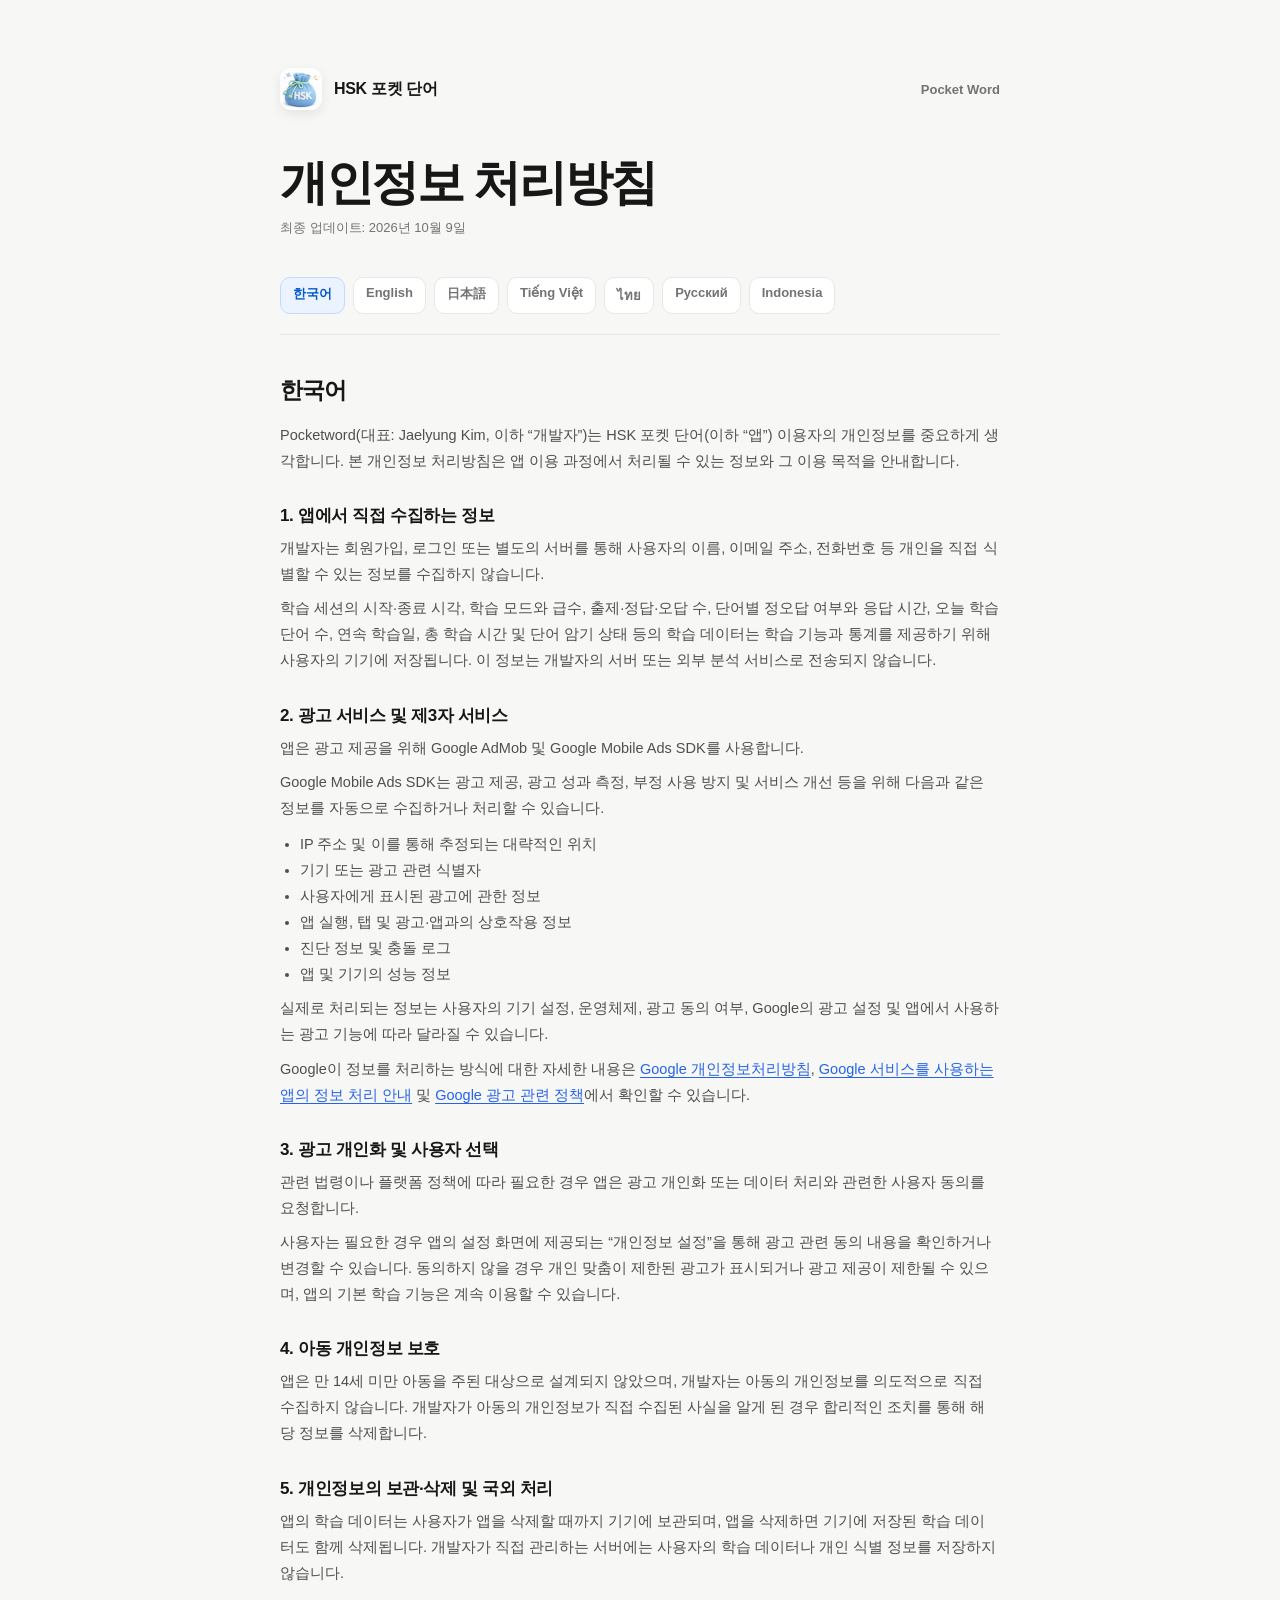
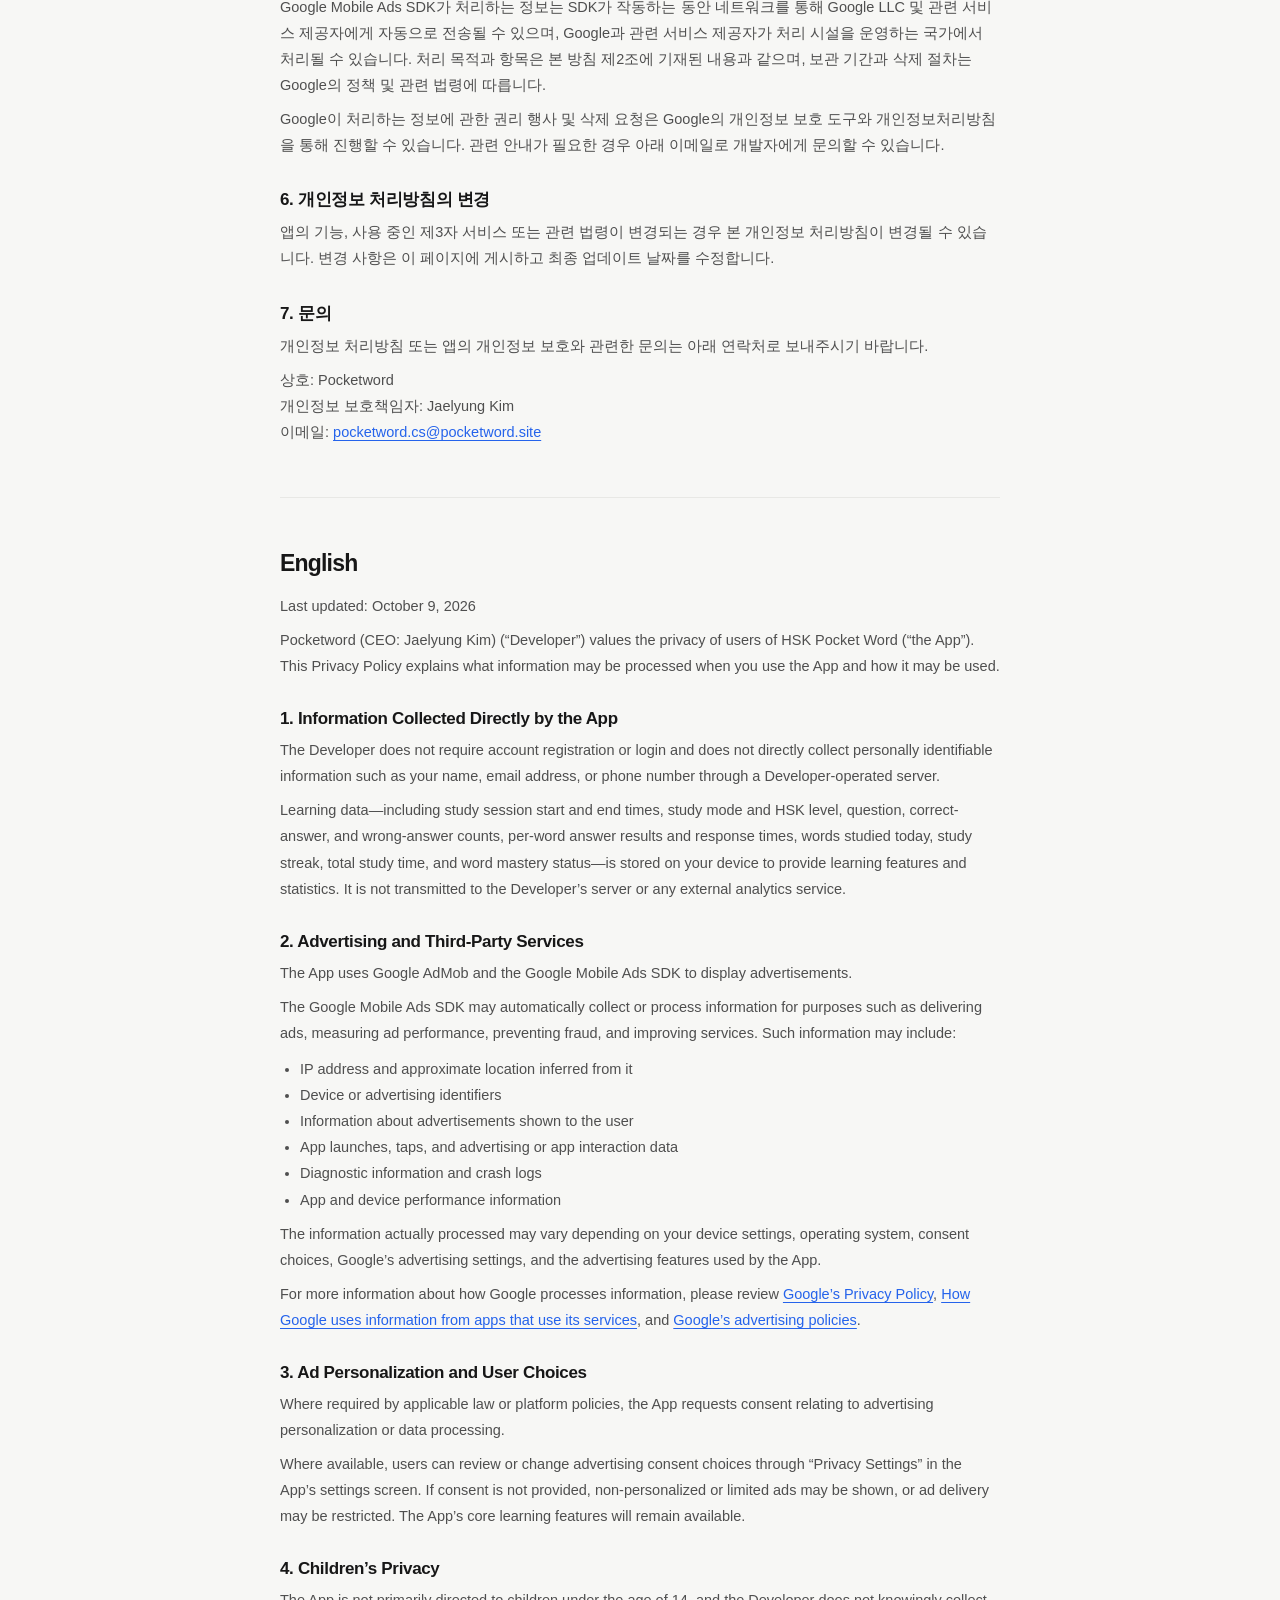
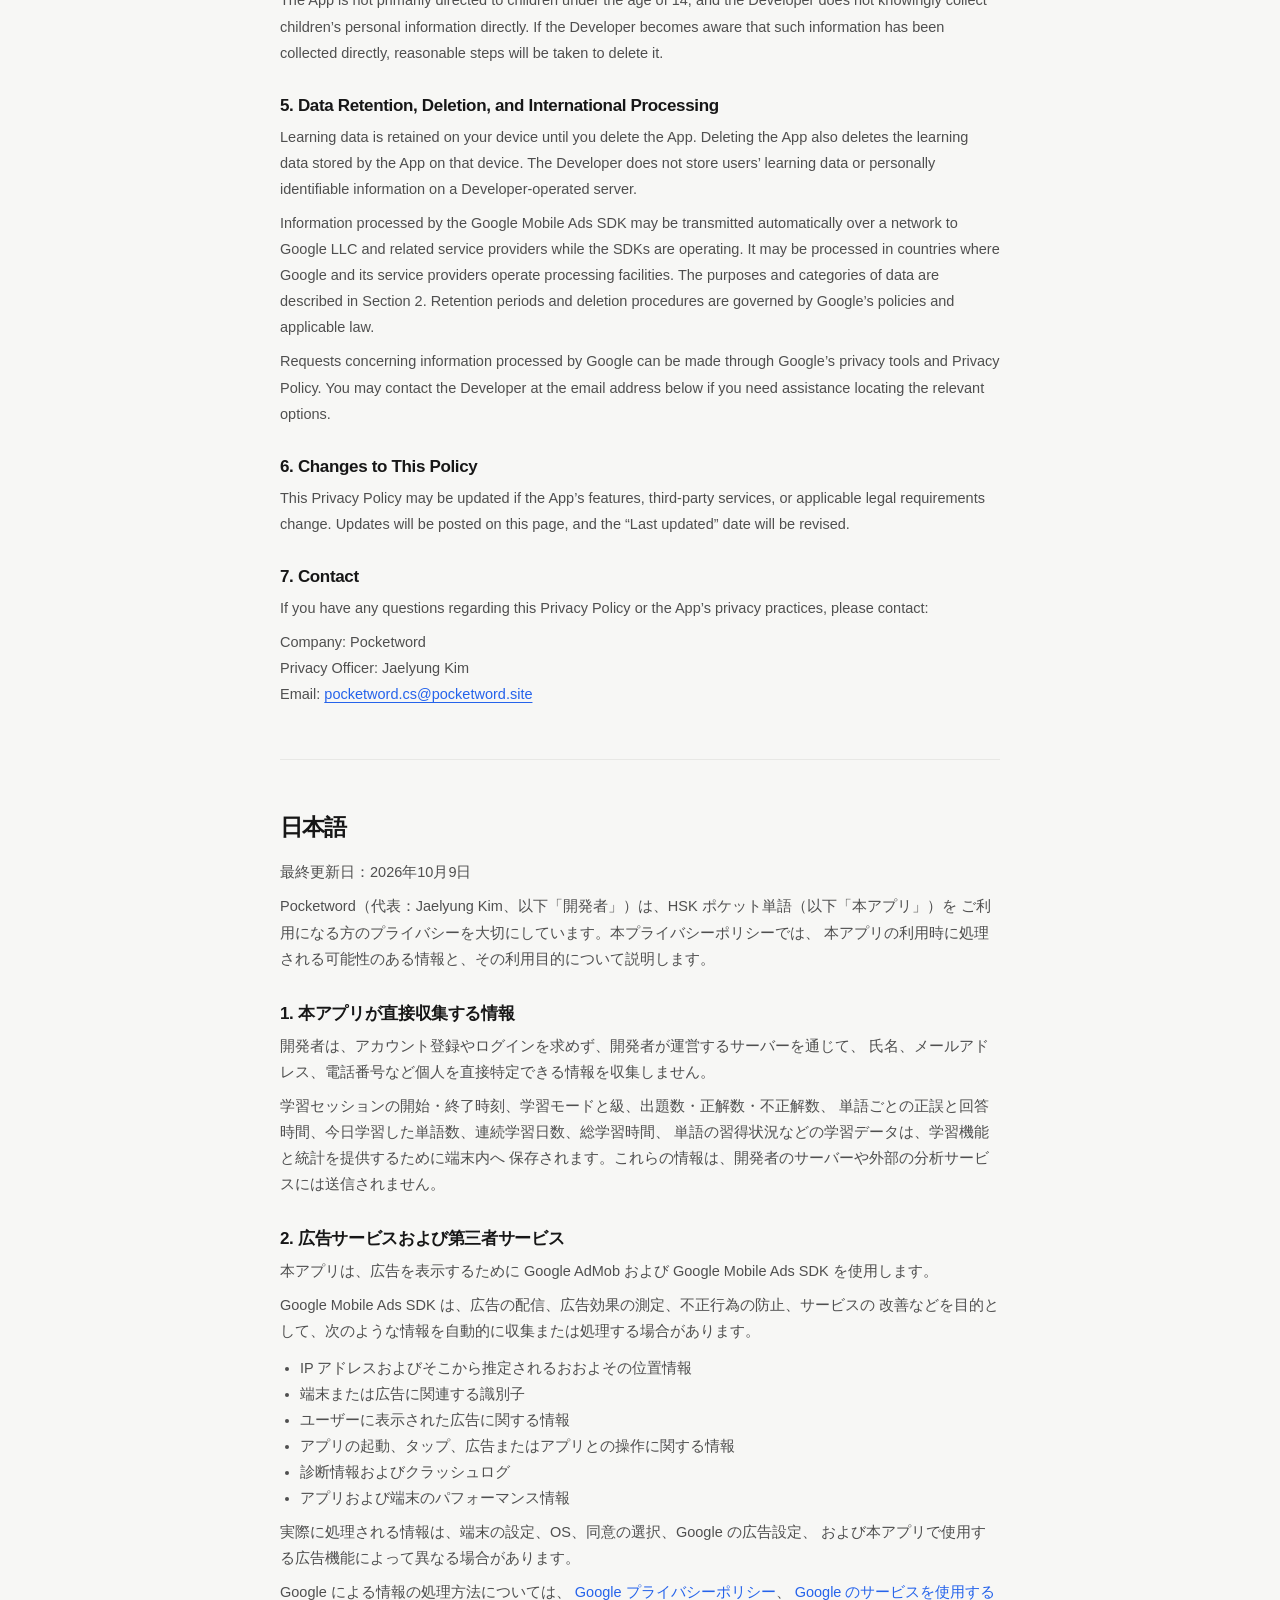
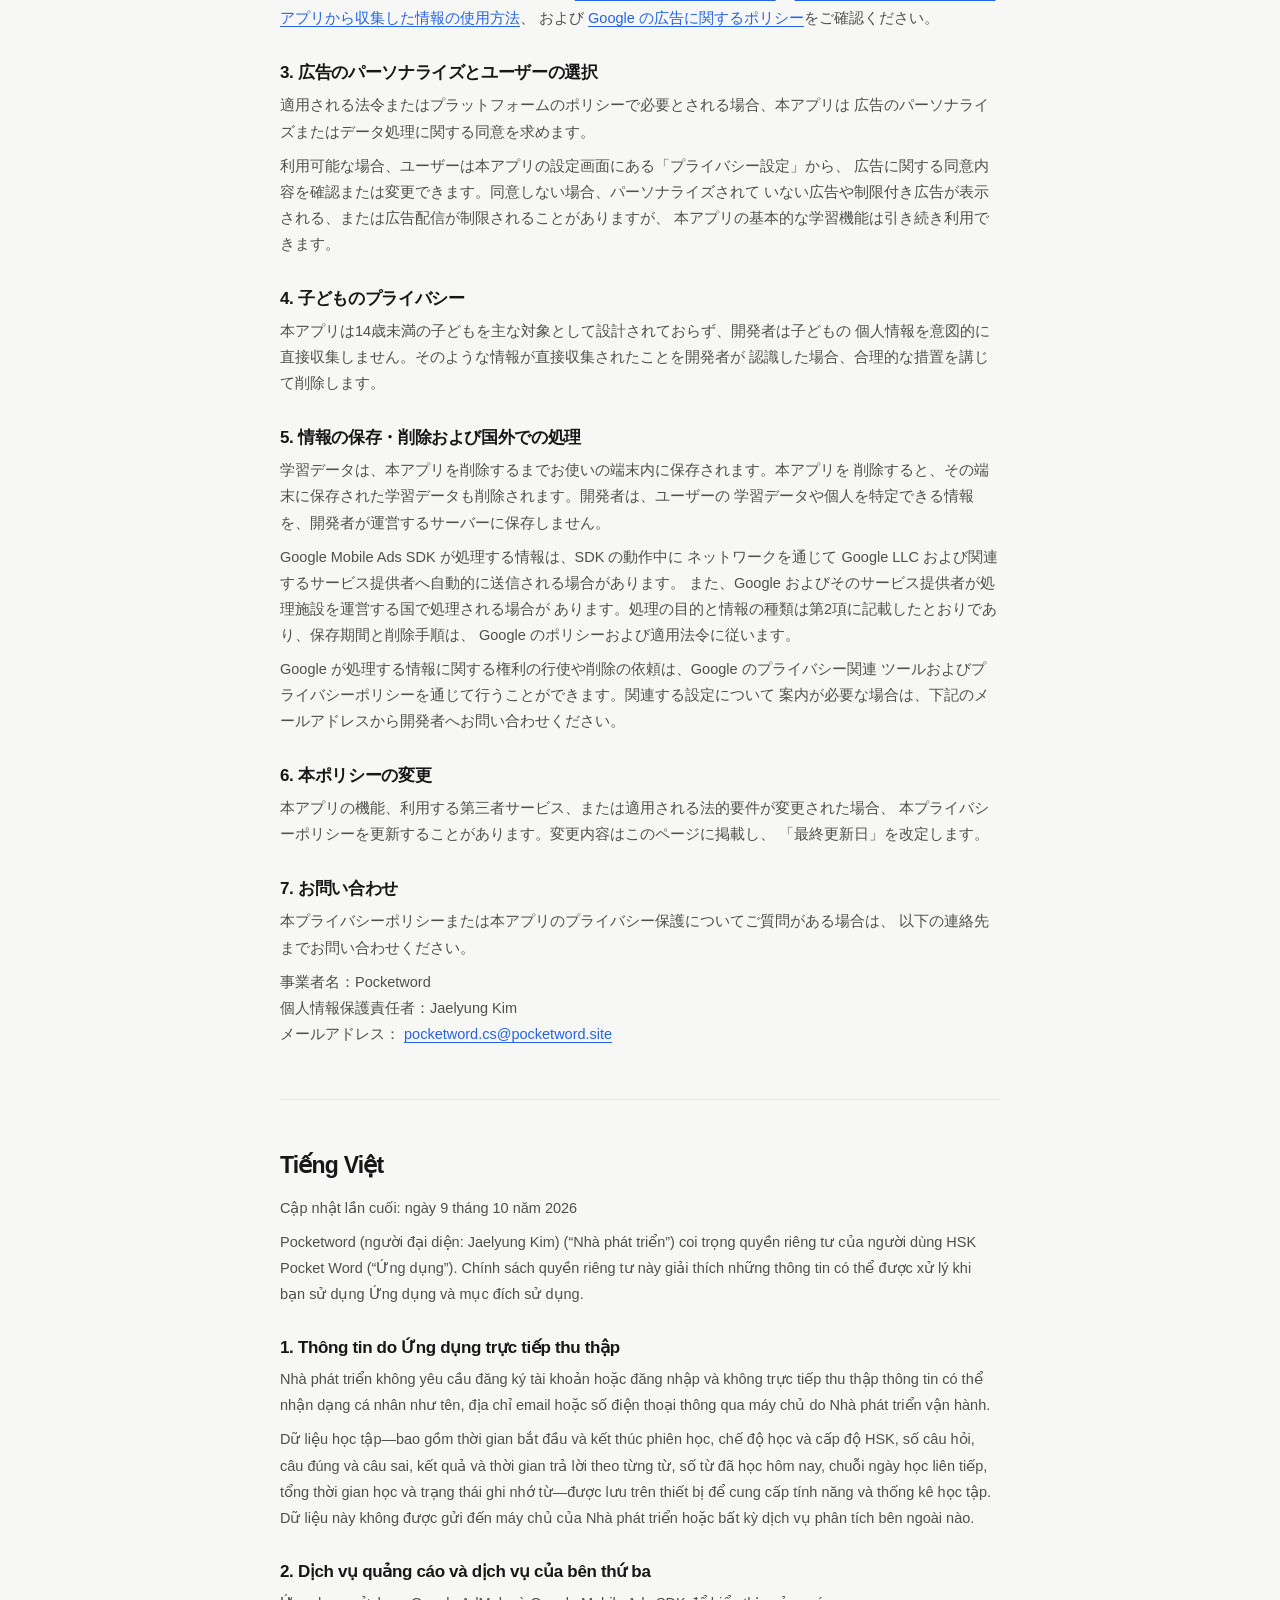
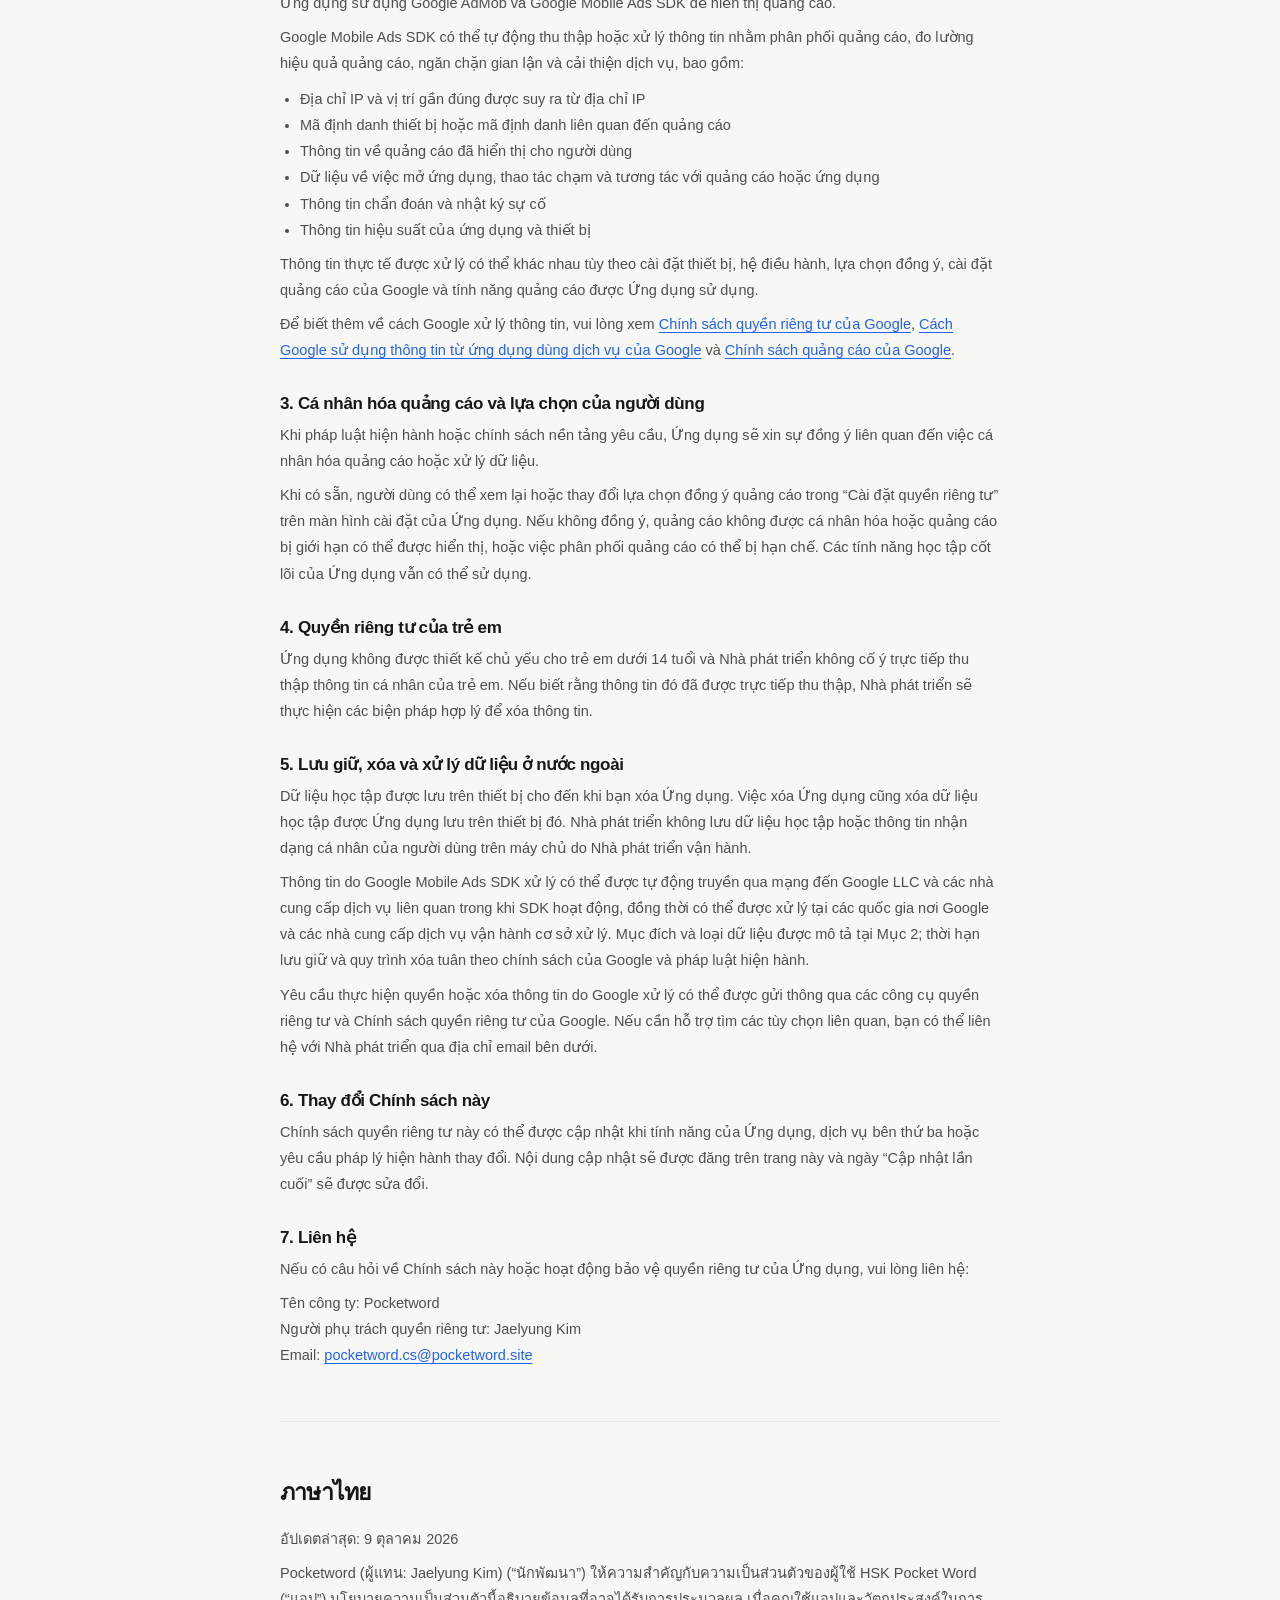
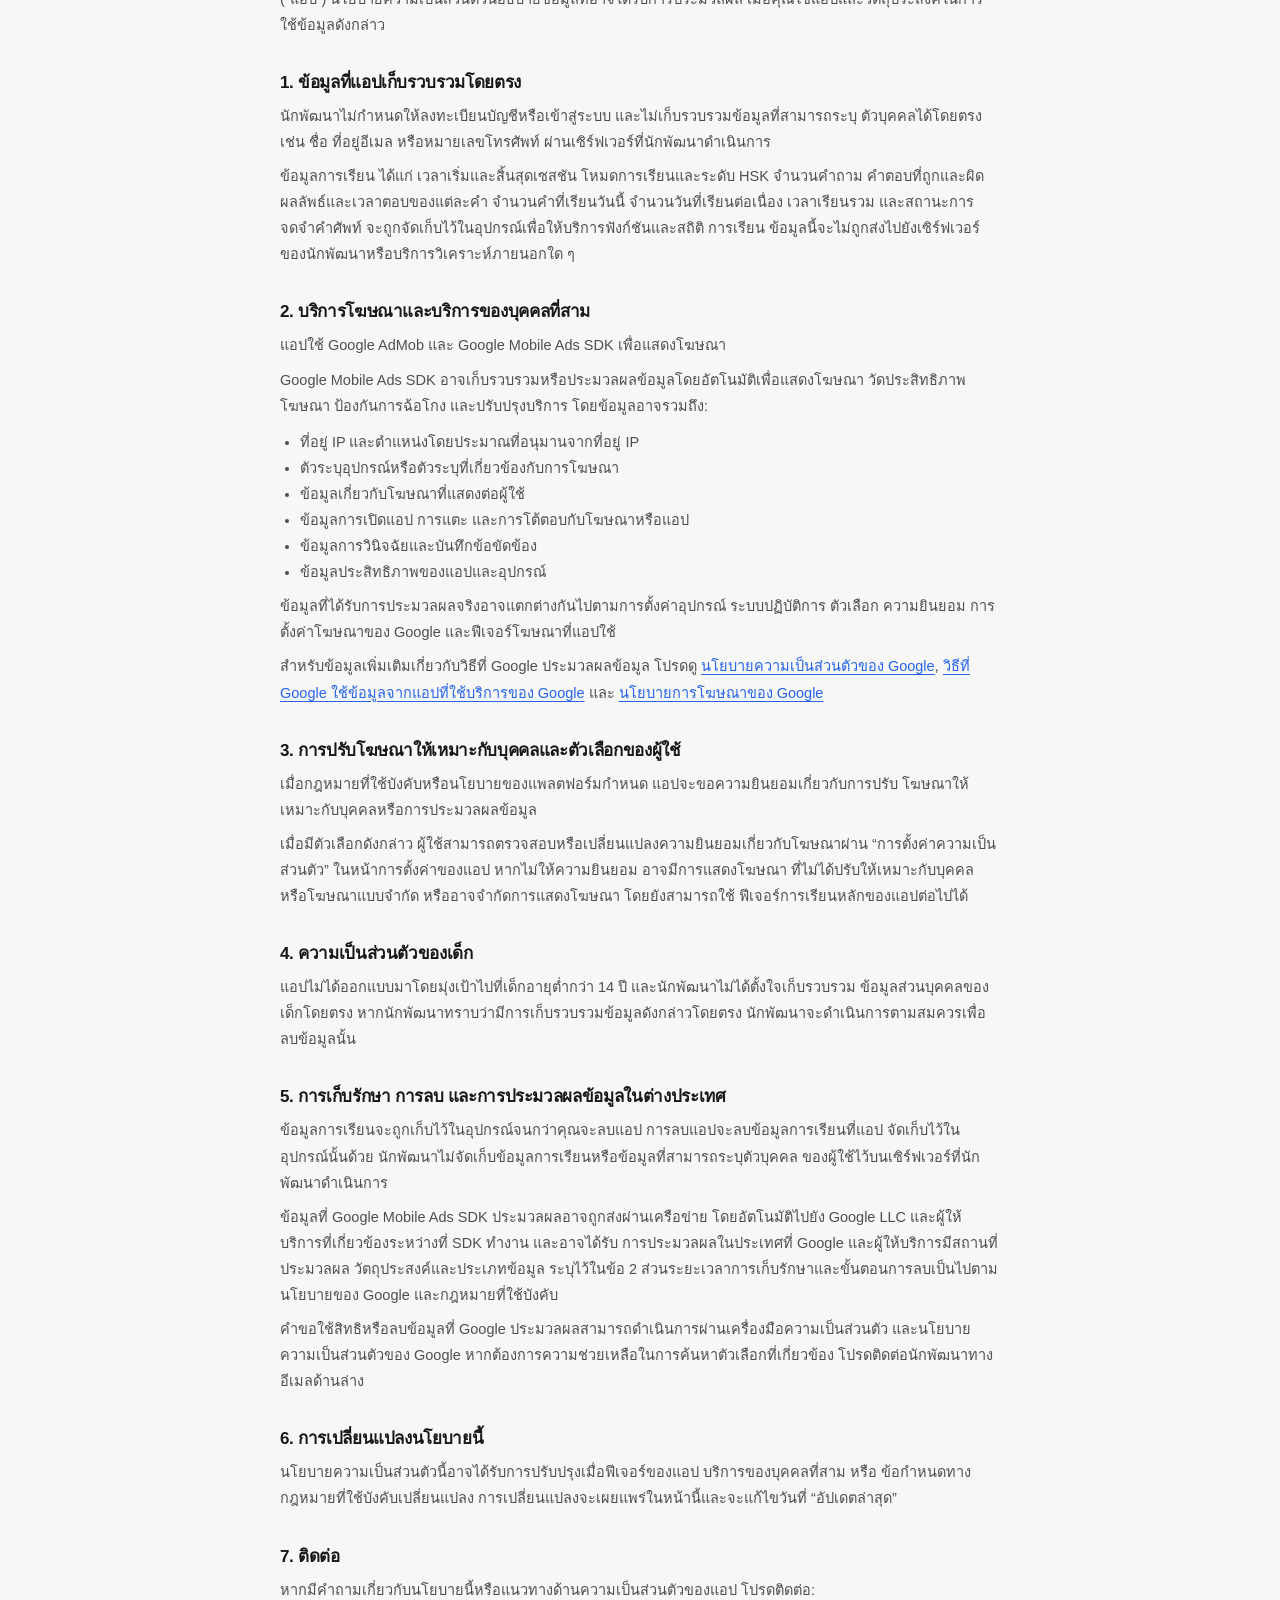
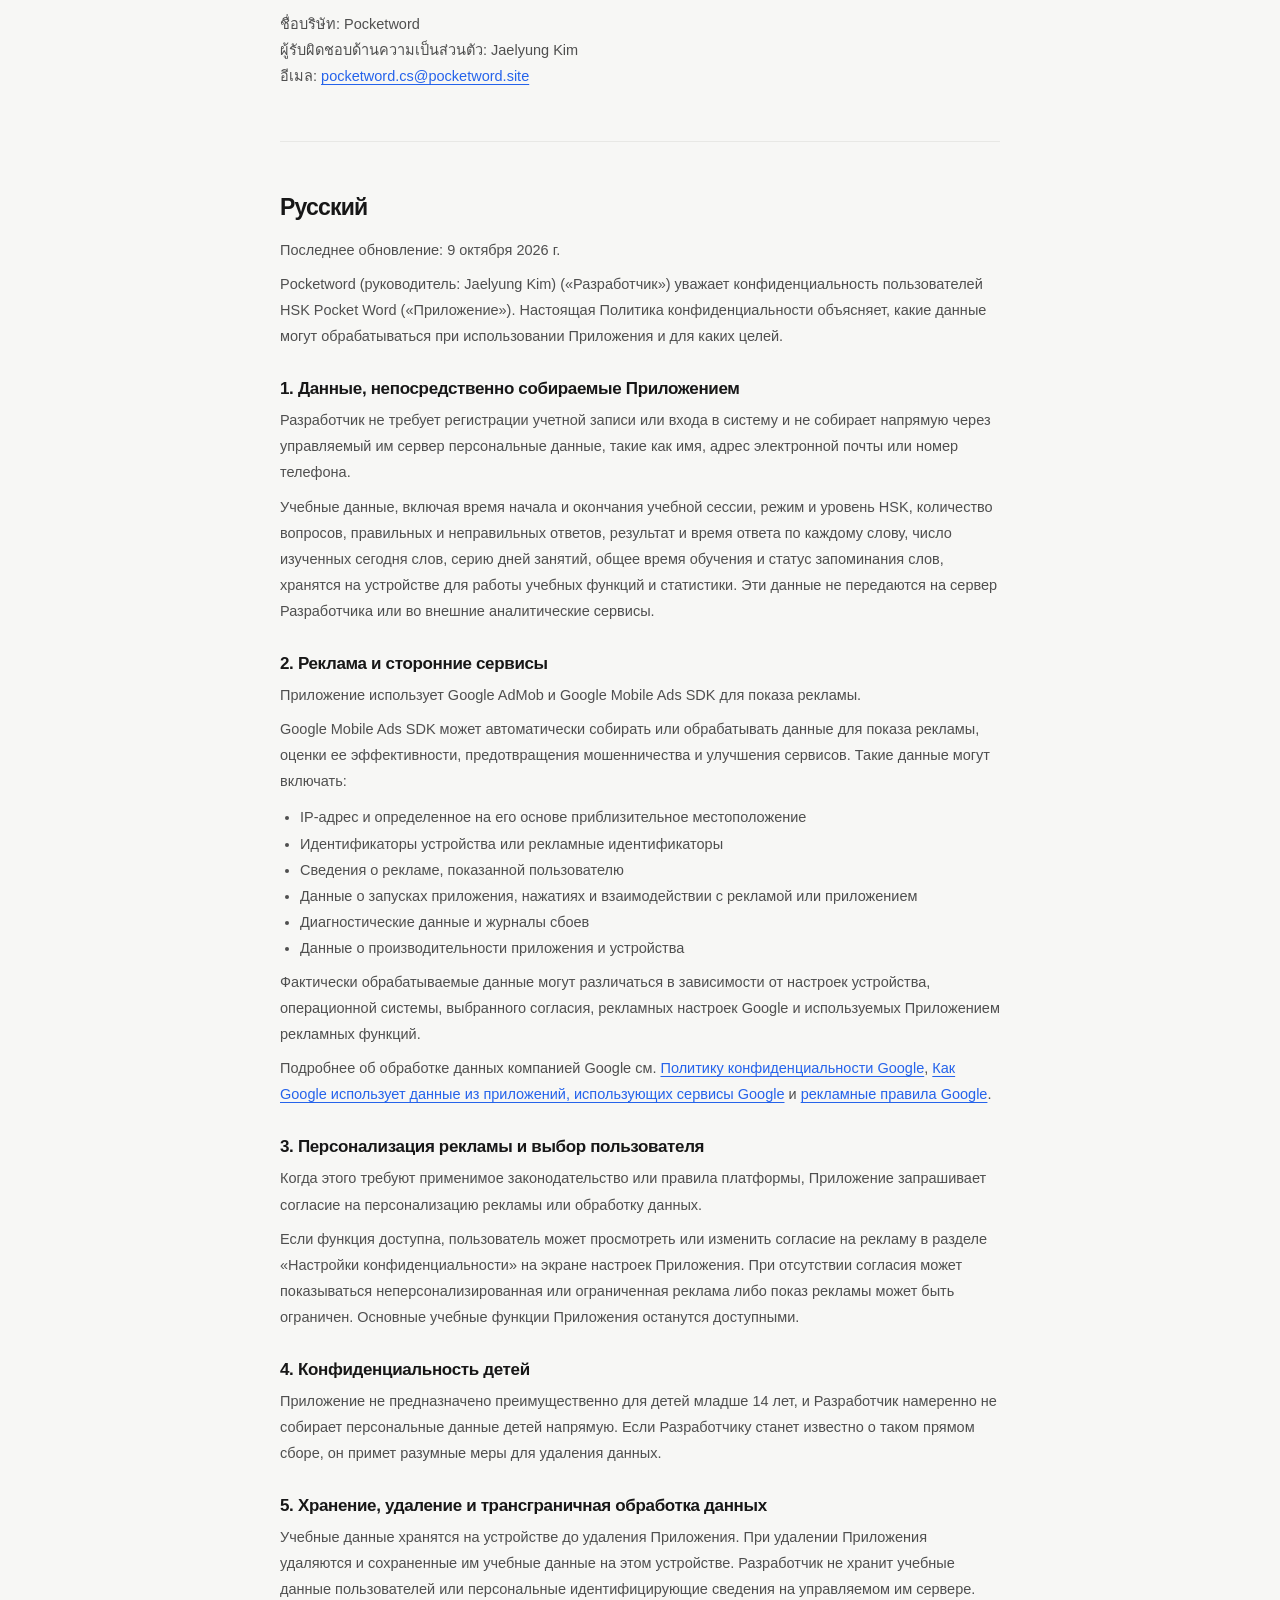
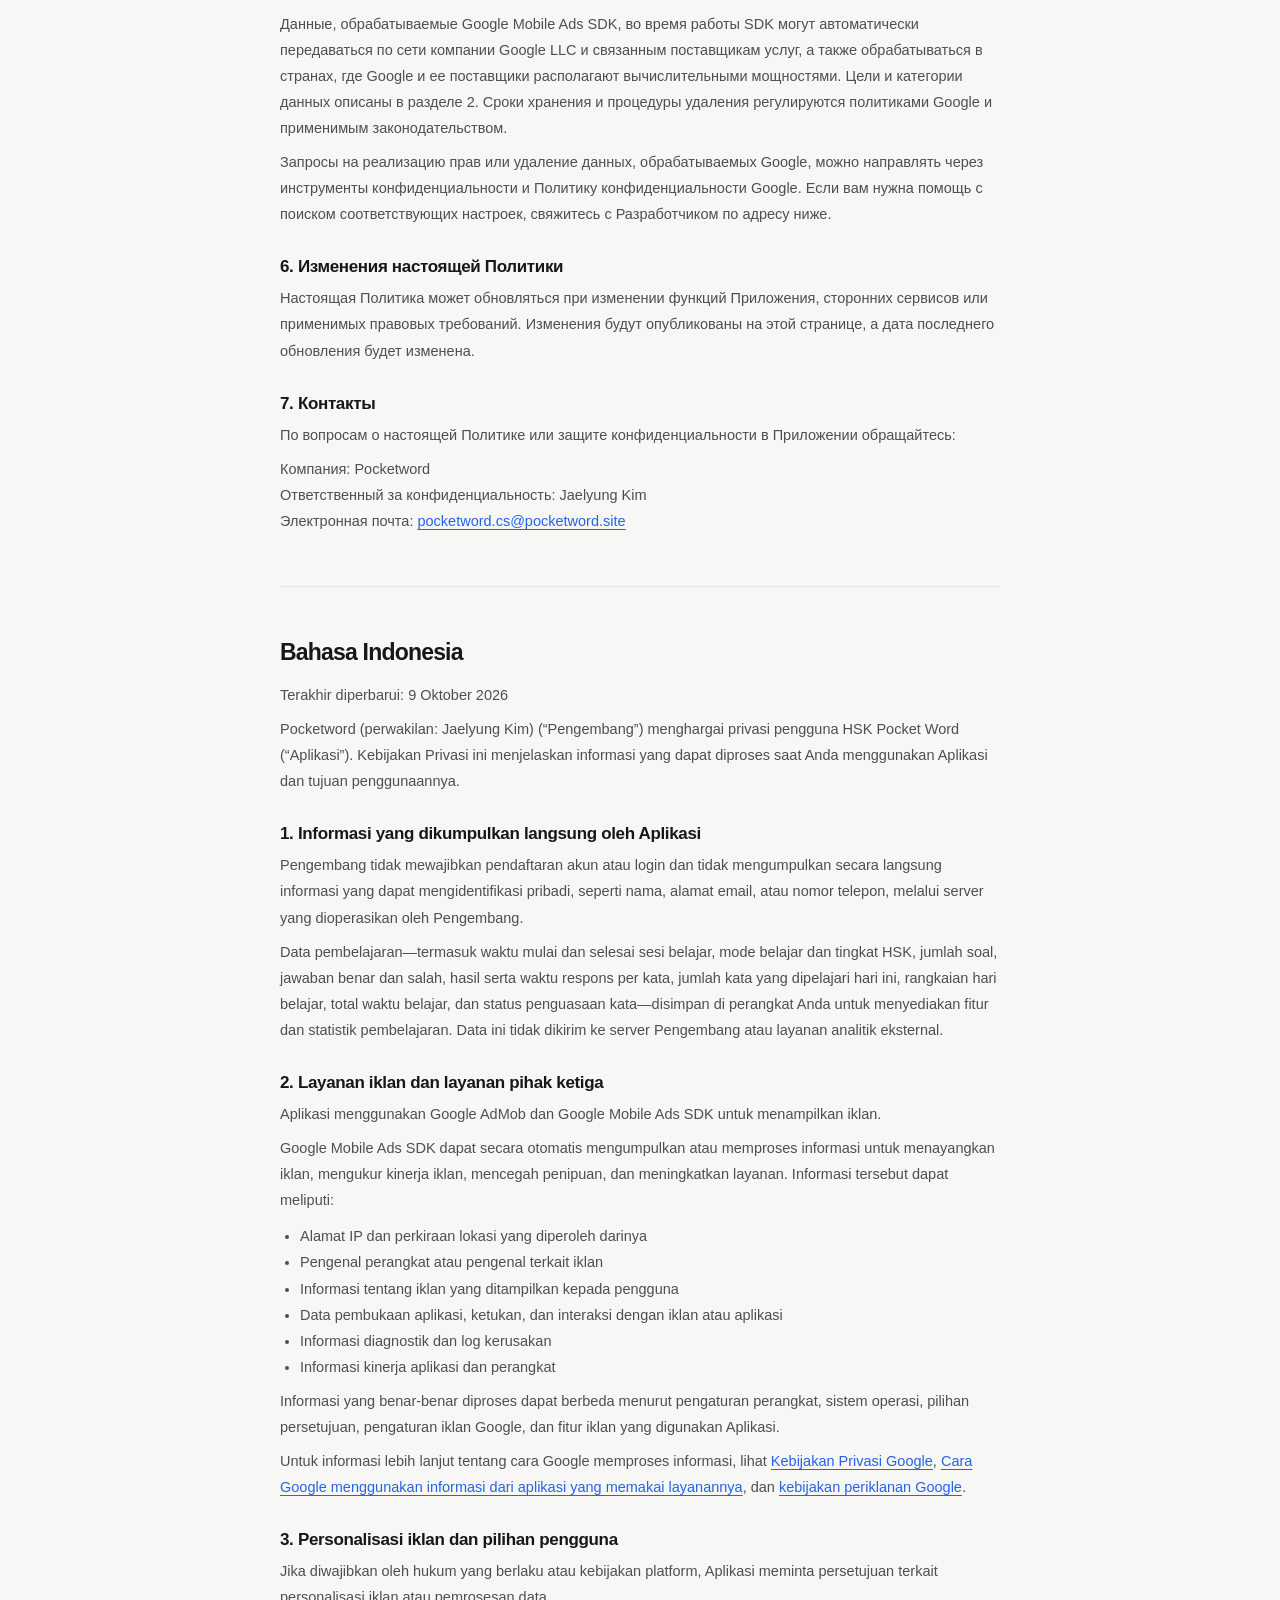
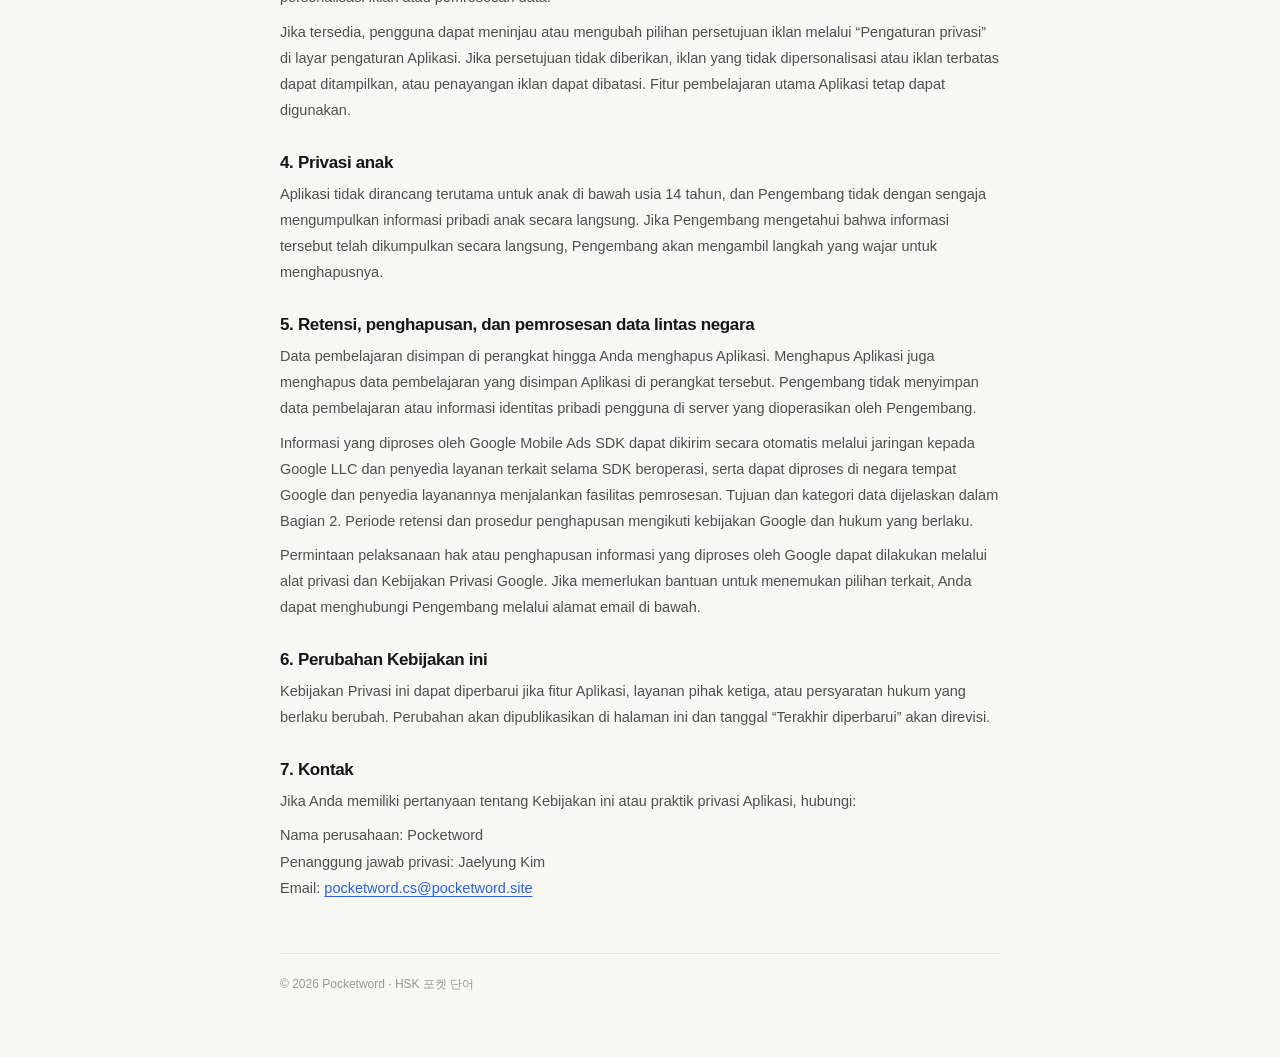
<file: hsk/privacy/index.html>
<!DOCTYPE html>
<html lang="ko">
<head>
  <meta charset="UTF-8" />
  <meta name="viewport" content="width=device-width, initial-scale=1.0" />

  <title>HSK 포켓 단어 개인정보 처리방침</title>
  <meta
    name="description"
    content="HSK 포켓 단어(HSK Pocket Word) 개인정보 처리방침"
  />

  <style>
    :root {
      --bg: #f7f7f5;
      --text: #171717;
      --body: #4f4f4f;
      --muted: #737373;
      --border: #e8e8e5;
      --link: #2563eb;
    }

    * {
      box-sizing: border-box;
      margin: 0;
      padding: 0;
    }

    html {
      scroll-behavior: auto;
    }

    body {
      min-height: 100vh;
      font-family:
        -apple-system,
        BlinkMacSystemFont,
        "SF Pro Text",
        "Helvetica Neue",
        Arial,
        "Apple SD Gothic Neo",
        "Noto Sans KR",
        "Noto Sans JP",
        sans-serif;
      background: var(--bg);
      color: var(--text);
      -webkit-font-smoothing: antialiased;
    }

    a {
      color: inherit;
      text-decoration: none;
    }

    .page {
      width: min(calc(100% - 32px), 720px);
      margin: 0 auto;
      padding: 56px 0 64px;
    }

    .policy-header {
      position: sticky;
      top: 0;
      z-index: 5;
      padding: 12px 0 8px;
      background: var(--bg);
      border-bottom: 1px solid var(--border);
    }

    .topbar {
      display: flex;
      align-items: center;
      justify-content: space-between;
      gap: 20px;
      margin-bottom: 48px;
    }

    .brand {
      display: flex;
      align-items: center;
      gap: 12px;
      font-weight: 750;
      letter-spacing: -0.02em;
    }

    .brand img {
      width: 42px;
      height: 42px;
      border-radius: 11px;
      object-fit: cover;
      box-shadow: 0 4px 12px rgba(0, 0, 0, 0.08);
    }

    .back {
      color: var(--muted);
      font-size: 13px;
      font-weight: 600;
    }

    .language-nav {
      display: flex;
      flex-wrap: wrap;
      gap: 8px;
      margin: 28px 0 0;
      padding: 12px 0;
      background: var(--bg);
    }

    .language-nav a {
      padding: 7px 12px;
      border: 1px solid var(--border);
      border-radius: 10px;
      background: #fff;
      color: var(--muted);
      font-size: 13px;
      font-weight: 700;
      white-space: nowrap;
    }

    .language-nav a[aria-current="location"] {
      border-color: #bfdbfe;
      background: #eaf3ff;
      color: #0759c8;
    }

    .language-nav a:hover,
    .language-nav a:focus-visible {
      border-color: #93c5fd;
      color: #0759c8;
    }

    .language-nav a:focus-visible {
      outline: 2px solid #2563eb;
      outline-offset: 2px;
    }

    .eyebrow {
      margin-bottom: 10px;
      color: var(--muted);
      font-size: 12px;
      font-weight: 700;
      letter-spacing: 0.09em;
      text-transform: uppercase;
    }

    h1 {
      font-size: clamp(34px, 7vw, 48px);
      line-height: 1.06;
      letter-spacing: -0.05em;
    }

    .updated {
      margin-top: 10px;
      color: var(--muted);
      font-size: 13px;
    }

    .policy-section {
      margin-top: 40px;
      scroll-margin-top: var(--policy-header-height, 300px);
    }

    .policy-section h2 {
      margin-bottom: 16px;
      font-size: 23px;
      letter-spacing: -0.035em;
    }

    .policy-section h3 {
      margin-top: 30px;
      margin-bottom: 8px;
      font-size: 17px;
      letter-spacing: -0.02em;
    }

    .policy-section p,
    .policy-section li {
      color: var(--body);
      font-size: 14.5px;
      line-height: 1.8;
    }

    .policy-section p {
      margin-top: 8px;
    }

    .policy-section ul {
      margin: 10px 0 0 20px;
    }

    .divider {
      height: 1px;
      margin: 52px 0;
      background: var(--border);
    }

    .text-link {
      color: var(--link);
      text-decoration: underline;
      text-underline-offset: 3px;
    }

    footer {
      margin-top: 52px;
      padding-top: 22px;
      border-top: 1px solid var(--border);
      color: #999;
      font-size: 12px;
    }

    @media (max-width: 520px) {
      .page {
        padding-top: 32px;
      }

      .topbar {
        align-items: flex-start;
        flex-direction: column;
        margin-bottom: 36px;
      }
    }
  </style>
</head>

<body>
  <main class="page">
    <div class="policy-header">
      <div class="topbar">
        <a class="brand" href="/">
          <img src="../../hsk-pocket-word.png" alt="HSK 앱 아이콘" />
          <span>HSK 포켓 단어</span>
        </a>

        <a class="back" href="/">Pocket Word</a>
      </div>

      <header>
        <h1>개인정보 처리방침</h1>
        <p class="updated">최종 업데이트: 2026년 10월 9일</p>
      </header>

      <nav class="language-nav" aria-label="언어 선택">
        <a href="#ko" lang="ko">한국어</a>
        <a href="#en" lang="en">English</a>
        <a href="#ja" lang="ja">日本語</a>
        <a href="#vi" lang="vi">Tiếng Việt</a>
        <a href="#th" lang="th">ไทย</a>
        <a href="#ru" lang="ru">Русский</a>
        <a href="#id" lang="id">Indonesia</a>
      </nav>
    </div>

    <section class="policy-section" id="ko" lang="ko">
      <h2>한국어</h2>

      <p>
        Pocketword(대표: Jaelyung Kim, 이하 “개발자”)는 HSK 포켓 단어(이하 “앱”)
        이용자의 개인정보를 중요하게 생각합니다. 본 개인정보 처리방침은 앱 이용
        과정에서 처리될 수 있는 정보와 그 이용 목적을 안내합니다.
      </p>

      <h3>1. 앱에서 직접 수집하는 정보</h3>

      <p>
        개발자는 회원가입, 로그인 또는 별도의 서버를 통해 사용자의 이름,
        이메일 주소, 전화번호 등 개인을 직접 식별할 수 있는 정보를 수집하지 않습니다.
      </p>

      <p>
        학습 세션의 시작·종료 시각, 학습 모드와 급수, 출제·정답·오답 수,
        단어별 정오답 여부와 응답 시간, 오늘 학습 단어 수, 연속 학습일,
        총 학습 시간 및 단어 암기 상태 등의 학습 데이터는 학습 기능과 통계를
        제공하기 위해 사용자의 기기에 저장됩니다. 이 정보는 개발자의 서버 또는
        외부 분석 서비스로 전송되지 않습니다.
      </p>

      <h3>2. 광고 서비스 및 제3자 서비스</h3>

      <p>
        앱은 광고 제공을 위해 Google AdMob 및 Google Mobile Ads SDK를 사용합니다.
      </p>

      <p>
        Google Mobile Ads SDK는 광고 제공, 광고 성과 측정, 부정 사용 방지 및 서비스
        개선 등을 위해 다음과 같은 정보를 자동으로 수집하거나 처리할 수 있습니다.
      </p>

      <ul>
        <li>IP 주소 및 이를 통해 추정되는 대략적인 위치</li>
        <li>기기 또는 광고 관련 식별자</li>
        <li>사용자에게 표시된 광고에 관한 정보</li>
        <li>앱 실행, 탭 및 광고·앱과의 상호작용 정보</li>
        <li>진단 정보 및 충돌 로그</li>
        <li>앱 및 기기의 성능 정보</li>
      </ul>

      <p>
        실제로 처리되는 정보는 사용자의 기기 설정, 운영체제, 광고 동의 여부,
        Google의 광고 설정 및 앱에서 사용하는 광고 기능에 따라 달라질 수 있습니다.
      </p>

      <p>
        Google이 정보를 처리하는 방식에 대한 자세한 내용은
        <a class="text-link" href="https://policies.google.com/privacy" target="_blank" rel="noopener noreferrer">Google 개인정보처리방침</a>,
        <a class="text-link" href="https://policies.google.com/technologies/partner-sites" target="_blank" rel="noopener noreferrer">Google 서비스를 사용하는 앱의 정보 처리 안내</a>
        및
        <a class="text-link" href="https://policies.google.com/technologies/ads" target="_blank" rel="noopener noreferrer">Google 광고 관련 정책</a>에서 확인할 수 있습니다.
      </p>

      <h3>3. 광고 개인화 및 사용자 선택</h3>

      <p>
        관련 법령이나 플랫폼 정책에 따라 필요한 경우 앱은 광고 개인화 또는 데이터
        처리와 관련한 사용자 동의를 요청합니다.
      </p>

      <p>
        사용자는 필요한 경우 앱의 설정 화면에 제공되는 “개인정보 설정”을 통해 광고
        관련 동의 내용을 확인하거나 변경할 수 있습니다. 동의하지 않을 경우 개인 맞춤이
        제한된 광고가 표시되거나 광고 제공이 제한될 수 있으며, 앱의 기본 학습 기능은
        계속 이용할 수 있습니다.
      </p>
      <h3>4. 아동 개인정보 보호</h3>

      <p>
        앱은 만 14세 미만 아동을 주된 대상으로 설계되지 않았으며, 개발자는 아동의
        개인정보를 의도적으로 직접 수집하지 않습니다. 개발자가 아동의 개인정보가
        직접 수집된 사실을 알게 된 경우 합리적인 조치를 통해 해당 정보를 삭제합니다.
      </p>

      <h3>5. 개인정보의 보관·삭제 및 국외 처리</h3>

      <p>
        앱의 학습 데이터는 사용자가 앱을 삭제할 때까지 기기에 보관되며, 앱을 삭제하면
        기기에 저장된 학습 데이터도 함께 삭제됩니다. 개발자가 직접 관리하는 서버에는
        사용자의 학습 데이터나 개인 식별 정보를 저장하지 않습니다.
      </p>

      <p>
        Google Mobile Ads SDK가 처리하는 정보는 SDK가 작동하는
        동안 네트워크를 통해 Google LLC 및 관련 서비스 제공자에게 자동으로 전송될 수 있으며, Google과
        관련 서비스 제공자가 처리 시설을 운영하는 국가에서 처리될 수 있습니다.
        처리 목적과 항목은 본 방침 제2조에 기재된 내용과 같으며, 보관 기간과 삭제 절차는
        Google의 정책 및 관련 법령에 따릅니다.
      </p>

      <p>
        Google이 처리하는 정보에 관한 권리 행사 및 삭제 요청은 Google의 개인정보 보호
        도구와 개인정보처리방침을 통해 진행할 수 있습니다. 관련 안내가 필요한 경우
        아래 이메일로 개발자에게 문의할 수 있습니다.
      </p>

      <h3>6. 개인정보 처리방침의 변경</h3>

      <p>
        앱의 기능, 사용 중인 제3자 서비스 또는 관련 법령이 변경되는 경우 본 개인정보
        처리방침이 변경될 수 있습니다. 변경 사항은 이 페이지에 게시하고 최종 업데이트
        날짜를 수정합니다.
      </p>

      <h3>7. 문의</h3>

      <p>
        개인정보 처리방침 또는 앱의 개인정보 보호와 관련한 문의는 아래 연락처로
        보내주시기 바랍니다.
      </p>

      <p>
        상호: Pocketword<br />
        개인정보 보호책임자: Jaelyung Kim<br />
        이메일:
        <a class="text-link" href="mailto:pocketword.cs@pocketword.site">pocketword.cs@pocketword.site</a>
      </p>
    </section>

    <div class="divider"></div>

    <section class="policy-section" id="en" lang="en">
      <h2>English</h2>

      <p class="updated">Last updated: October 9, 2026</p>

      <p>
        Pocketword (CEO: Jaelyung Kim) (“Developer”) values the privacy
        of users of HSK Pocket Word (“the App”). This Privacy Policy explains what
        information may be processed when you use the App and how it may be used.
      </p>

      <h3>1. Information Collected Directly by the App</h3>

      <p>
        The Developer does not require account registration or login and does not
        directly collect personally identifiable information such as your name,
        email address, or phone number through a Developer-operated server.
      </p>

      <p>
        Learning data—including study session start and end times, study mode and
        HSK level, question, correct-answer, and wrong-answer counts, per-word answer
        results and response times, words studied today, study streak, total study
        time, and word mastery status—is stored on your device to provide learning
        features and statistics. It is not transmitted to the Developer’s server or
        any external analytics service.
      </p>

      <h3>2. Advertising and Third-Party Services</h3>

      <p>
        The App uses Google AdMob and the Google Mobile Ads SDK to display advertisements.
      </p>

      <p>
        The Google Mobile Ads SDK may automatically collect or process information
        for purposes such as delivering ads, measuring ad performance, preventing
        fraud, and improving services. Such information may include:
      </p>

      <ul>
        <li>IP address and approximate location inferred from it</li>
        <li>Device or advertising identifiers</li>
        <li>Information about advertisements shown to the user</li>
        <li>App launches, taps, and advertising or app interaction data</li>
        <li>Diagnostic information and crash logs</li>
        <li>App and device performance information</li>
      </ul>

      <p>
        The information actually processed may vary depending on your device settings,
        operating system, consent choices, Google’s advertising settings, and the
        advertising features used by the App.
      </p>

      <p>
        For more information about how Google processes information, please review
        <a class="text-link" href="https://policies.google.com/privacy" target="_blank" rel="noopener noreferrer">Google’s Privacy Policy</a>,
        <a class="text-link" href="https://policies.google.com/technologies/partner-sites" target="_blank" rel="noopener noreferrer">How Google uses information from apps that use its services</a>,
        and
        <a class="text-link" href="https://policies.google.com/technologies/ads" target="_blank" rel="noopener noreferrer">Google’s advertising policies</a>.
      </p>

      <h3>3. Ad Personalization and User Choices</h3>

      <p>
        Where required by applicable law or platform policies, the App requests
        consent relating to advertising personalization or data processing.
      </p>

      <p>
        Where available, users can review or change advertising consent choices
        through “Privacy Settings” in the App’s settings screen. If consent is not
        provided, non-personalized or limited ads may be shown, or ad delivery may
        be restricted. The App’s core learning features will remain available.
      </p>
      <h3>4. Children’s Privacy</h3>

      <p>
        The App is not primarily directed to children under the age of 14, and the
        Developer does not knowingly collect children’s personal information directly.
        If the Developer becomes aware that such information has been collected
        directly, reasonable steps will be taken to delete it.
      </p>

      <h3>5. Data Retention, Deletion, and International Processing</h3>

      <p>
        Learning data is retained on your device until you delete the App. Deleting
        the App also deletes the learning data stored by the App on that device. The
        Developer does not store users’ learning data or personally identifiable
        information on a Developer-operated server.
      </p>

      <p>
        Information processed by the Google Mobile Ads SDK may
        be transmitted automatically over a network to Google LLC and related service
        providers while the SDKs are operating. It may be processed in countries where
        Google and its service providers operate processing facilities. The purposes
        and categories of data are described in Section 2. Retention periods and
        deletion procedures are governed by Google’s policies and applicable law.
      </p>

      <p>
        Requests concerning information processed by Google can be made through
        Google’s privacy tools and Privacy Policy. You may contact the Developer at
        the email address below if you need assistance locating the relevant options.
      </p>

      <h3>6. Changes to This Policy</h3>

      <p>
        This Privacy Policy may be updated if the App’s features, third-party services,
        or applicable legal requirements change. Updates will be posted on this page,
        and the “Last updated” date will be revised.
      </p>

      <h3>7. Contact</h3>

      <p>
        If you have any questions regarding this Privacy Policy or the App’s privacy
        practices, please contact:
      </p>

      <p>
        Company: Pocketword<br />
        Privacy Officer: Jaelyung Kim<br />
        Email:
        <a class="text-link" href="mailto:pocketword.cs@pocketword.site">pocketword.cs@pocketword.site</a>
      </p>
    </section>

    <div class="divider"></div>

    <section class="policy-section" id="ja" lang="ja">
      <h2>日本語</h2>

      <p class="updated">最終更新日：2026年10月9日</p>

      <p>
        Pocketword（代表：Jaelyung Kim、以下「開発者」）は、HSK ポケット単語（以下「本アプリ」）を
        ご利用になる方のプライバシーを大切にしています。本プライバシーポリシーでは、
        本アプリの利用時に処理される可能性のある情報と、その利用目的について説明します。
      </p>

      <h3>1. 本アプリが直接収集する情報</h3>

      <p>
        開発者は、アカウント登録やログインを求めず、開発者が運営するサーバーを通じて、
        氏名、メールアドレス、電話番号など個人を直接特定できる情報を収集しません。
      </p>

      <p>
        学習セッションの開始・終了時刻、学習モードと級、出題数・正解数・不正解数、
        単語ごとの正誤と回答時間、今日学習した単語数、連続学習日数、総学習時間、
        単語の習得状況などの学習データは、学習機能と統計を提供するために端末内へ
        保存されます。これらの情報は、開発者のサーバーや外部の分析サービスには送信されません。
      </p>

      <h3>2. 広告サービスおよび第三者サービス</h3>

      <p>
        本アプリは、広告を表示するために Google AdMob および Google Mobile Ads SDK を使用します。
      </p>

      <p>
        Google Mobile Ads SDK は、広告の配信、広告効果の測定、不正行為の防止、サービスの
        改善などを目的として、次のような情報を自動的に収集または処理する場合があります。
      </p>

      <ul>
        <li>IP アドレスおよびそこから推定されるおおよその位置情報</li>
        <li>端末または広告に関連する識別子</li>
        <li>ユーザーに表示された広告に関する情報</li>
        <li>アプリの起動、タップ、広告またはアプリとの操作に関する情報</li>
        <li>診断情報およびクラッシュログ</li>
        <li>アプリおよび端末のパフォーマンス情報</li>
      </ul>

      <p>
        実際に処理される情報は、端末の設定、OS、同意の選択、Google の広告設定、
        および本アプリで使用する広告機能によって異なる場合があります。
      </p>

      <p>
        Google による情報の処理方法については、
        <a class="text-link" href="https://policies.google.com/privacy" target="_blank" rel="noopener noreferrer">Google プライバシーポリシー</a>、
        <a class="text-link" href="https://policies.google.com/technologies/partner-sites" target="_blank" rel="noopener noreferrer">Google のサービスを使用するアプリから収集した情報の使用方法</a>、
        および
        <a class="text-link" href="https://policies.google.com/technologies/ads" target="_blank" rel="noopener noreferrer">Google の広告に関するポリシー</a>をご確認ください。
      </p>

      <h3>3. 広告のパーソナライズとユーザーの選択</h3>

      <p>
        適用される法令またはプラットフォームのポリシーで必要とされる場合、本アプリは
        広告のパーソナライズまたはデータ処理に関する同意を求めます。
      </p>

      <p>
        利用可能な場合、ユーザーは本アプリの設定画面にある「プライバシー設定」から、
        広告に関する同意内容を確認または変更できます。同意しない場合、パーソナライズされて
        いない広告や制限付き広告が表示される、または広告配信が制限されることがありますが、
        本アプリの基本的な学習機能は引き続き利用できます。
      </p>
      <h3>4. 子どものプライバシー</h3>

      <p>
        本アプリは14歳未満の子どもを主な対象として設計されておらず、開発者は子どもの
        個人情報を意図的に直接収集しません。そのような情報が直接収集されたことを開発者が
        認識した場合、合理的な措置を講じて削除します。
      </p>

      <h3>5. 情報の保存・削除および国外での処理</h3>

      <p>
        学習データは、本アプリを削除するまでお使いの端末内に保存されます。本アプリを
        削除すると、その端末に保存された学習データも削除されます。開発者は、ユーザーの
        学習データや個人を特定できる情報を、開発者が運営するサーバーに保存しません。
      </p>

      <p>
        Google Mobile Ads SDK が処理する情報は、SDK の動作中に
        ネットワークを通じて Google LLC および関連するサービス提供者へ自動的に送信される場合があります。
        また、Google およびそのサービス提供者が処理施設を運営する国で処理される場合が
        あります。処理の目的と情報の種類は第2項に記載したとおりであり、保存期間と削除手順は、
        Google のポリシーおよび適用法令に従います。
      </p>

      <p>
        Google が処理する情報に関する権利の行使や削除の依頼は、Google のプライバシー関連
        ツールおよびプライバシーポリシーを通じて行うことができます。関連する設定について
        案内が必要な場合は、下記のメールアドレスから開発者へお問い合わせください。
      </p>

      <h3>6. 本ポリシーの変更</h3>

      <p>
        本アプリの機能、利用する第三者サービス、または適用される法的要件が変更された場合、
        本プライバシーポリシーを更新することがあります。変更内容はこのページに掲載し、
        「最終更新日」を改定します。
      </p>

      <h3>7. お問い合わせ</h3>

      <p>
        本プライバシーポリシーまたは本アプリのプライバシー保護についてご質問がある場合は、
        以下の連絡先までお問い合わせください。
      </p>

      <p>
        事業者名：Pocketword<br />
        個人情報保護責任者：Jaelyung Kim<br />
        メールアドレス：
        <a class="text-link" href="mailto:pocketword.cs@pocketword.site">pocketword.cs@pocketword.site</a>
      </p>
    </section>

    <div class="divider"></div>

    <section class="policy-section" id="vi" lang="vi">
      <h2>Tiếng Việt</h2>

      <p class="updated">Cập nhật lần cuối: ngày 9 tháng 10 năm 2026</p>

      <p>
        Pocketword (người đại diện: Jaelyung Kim) (“Nhà phát triển”) coi trọng quyền riêng tư
        của người dùng HSK Pocket Word (“Ứng dụng”). Chính sách quyền riêng tư này giải
        thích những thông tin có thể được xử lý khi bạn sử dụng Ứng dụng và mục đích sử dụng.
      </p>

      <h3>1. Thông tin do Ứng dụng trực tiếp thu thập</h3>

      <p>
        Nhà phát triển không yêu cầu đăng ký tài khoản hoặc đăng nhập và không trực tiếp
        thu thập thông tin có thể nhận dạng cá nhân như tên, địa chỉ email hoặc số điện
        thoại thông qua máy chủ do Nhà phát triển vận hành.
      </p>

      <p>
        Dữ liệu học tập—bao gồm thời gian bắt đầu và kết thúc phiên học, chế độ học
        và cấp độ HSK, số câu hỏi, câu đúng và câu sai, kết quả và thời gian trả lời theo
        từng từ, số từ đã học hôm nay, chuỗi ngày học liên tiếp, tổng thời gian học và
        trạng thái ghi nhớ từ—được lưu trên thiết bị để cung cấp tính năng và thống kê
        học tập. Dữ liệu này không được gửi đến máy chủ của Nhà phát triển hoặc bất kỳ
        dịch vụ phân tích bên ngoài nào.
      </p>

      <h3>2. Dịch vụ quảng cáo và dịch vụ của bên thứ ba</h3>

      <p>Ứng dụng sử dụng Google AdMob và Google Mobile Ads SDK để hiển thị quảng cáo.</p>

      <p>
        Google Mobile Ads SDK có thể tự động thu thập hoặc xử lý thông tin nhằm phân phối
        quảng cáo, đo lường hiệu quả quảng cáo, ngăn chặn gian lận và cải thiện dịch vụ,
        bao gồm:
      </p>

      <ul>
        <li>Địa chỉ IP và vị trí gần đúng được suy ra từ địa chỉ IP</li>
        <li>Mã định danh thiết bị hoặc mã định danh liên quan đến quảng cáo</li>
        <li>Thông tin về quảng cáo đã hiển thị cho người dùng</li>
        <li>Dữ liệu về việc mở ứng dụng, thao tác chạm và tương tác với quảng cáo hoặc ứng dụng</li>
        <li>Thông tin chẩn đoán và nhật ký sự cố</li>
        <li>Thông tin hiệu suất của ứng dụng và thiết bị</li>
      </ul>

      <p>
        Thông tin thực tế được xử lý có thể khác nhau tùy theo cài đặt thiết bị, hệ điều
        hành, lựa chọn đồng ý, cài đặt quảng cáo của Google và tính năng quảng cáo được
        Ứng dụng sử dụng.
      </p>

      <p>
        Để biết thêm về cách Google xử lý thông tin, vui lòng xem
        <a class="text-link" href="https://policies.google.com/privacy" target="_blank" rel="noopener noreferrer">Chính sách quyền riêng tư của Google</a>,
        <a class="text-link" href="https://policies.google.com/technologies/partner-sites" target="_blank" rel="noopener noreferrer">Cách Google sử dụng thông tin từ ứng dụng dùng dịch vụ của Google</a>
        và
        <a class="text-link" href="https://policies.google.com/technologies/ads" target="_blank" rel="noopener noreferrer">Chính sách quảng cáo của Google</a>.
      </p>

      <h3>3. Cá nhân hóa quảng cáo và lựa chọn của người dùng</h3>

      <p>
        Khi pháp luật hiện hành hoặc chính sách nền tảng yêu cầu, Ứng dụng sẽ xin sự
        đồng ý liên quan đến việc cá nhân hóa quảng cáo hoặc xử lý dữ liệu.
      </p>

      <p>
        Khi có sẵn, người dùng có thể xem lại hoặc thay đổi lựa chọn đồng ý quảng cáo
        trong “Cài đặt quyền riêng tư” trên màn hình cài đặt của Ứng dụng. Nếu không đồng
        ý, quảng cáo không được cá nhân hóa hoặc quảng cáo bị giới hạn có thể được hiển
        thị, hoặc việc phân phối quảng cáo có thể bị hạn chế. Các tính năng học tập cốt
        lõi của Ứng dụng vẫn có thể sử dụng.
      </p>

      <h3>4. Quyền riêng tư của trẻ em</h3>

      <p>
        Ứng dụng không được thiết kế chủ yếu cho trẻ em dưới 14 tuổi và Nhà phát triển
        không cố ý trực tiếp thu thập thông tin cá nhân của trẻ em. Nếu biết rằng thông
        tin đó đã được trực tiếp thu thập, Nhà phát triển sẽ thực hiện các biện pháp hợp
        lý để xóa thông tin.
      </p>

      <h3>5. Lưu giữ, xóa và xử lý dữ liệu ở nước ngoài</h3>

      <p>
        Dữ liệu học tập được lưu trên thiết bị cho đến khi bạn xóa Ứng dụng. Việc xóa
        Ứng dụng cũng xóa dữ liệu học tập được Ứng dụng lưu trên thiết bị đó. Nhà phát
        triển không lưu dữ liệu học tập hoặc thông tin nhận dạng cá nhân của người dùng
        trên máy chủ do Nhà phát triển vận hành.
      </p>

      <p>
        Thông tin do Google Mobile Ads SDK xử lý có thể được tự
        động truyền qua mạng đến Google LLC và các nhà cung cấp dịch vụ liên quan trong
        khi SDK hoạt động, đồng thời có thể được xử lý tại các quốc gia nơi Google và
        các nhà cung cấp dịch vụ vận hành cơ sở xử lý. Mục đích và loại dữ liệu được mô
        tả tại Mục 2; thời hạn lưu giữ và quy trình xóa tuân theo chính sách của
        Google và pháp luật hiện hành.
      </p>

      <p>
        Yêu cầu thực hiện quyền hoặc xóa thông tin do Google xử lý có thể được gửi thông
        qua các công cụ quyền riêng tư và Chính sách quyền riêng tư của Google. Nếu cần
        hỗ trợ tìm các tùy chọn liên quan, bạn có thể liên hệ với Nhà phát triển qua địa
        chỉ email bên dưới.
      </p>

      <h3>6. Thay đổi Chính sách này</h3>

      <p>
        Chính sách quyền riêng tư này có thể được cập nhật khi tính năng của Ứng dụng,
        dịch vụ bên thứ ba hoặc yêu cầu pháp lý hiện hành thay đổi. Nội dung cập nhật sẽ
        được đăng trên trang này và ngày “Cập nhật lần cuối” sẽ được sửa đổi.
      </p>

      <h3>7. Liên hệ</h3>

      <p>Nếu có câu hỏi về Chính sách này hoặc hoạt động bảo vệ quyền riêng tư của Ứng dụng, vui lòng liên hệ:</p>

      <p>
        Tên công ty: Pocketword<br />
        Người phụ trách quyền riêng tư: Jaelyung Kim<br />
        Email: <a class="text-link" href="mailto:pocketword.cs@pocketword.site">pocketword.cs@pocketword.site</a>
      </p>
    </section>

    <div class="divider"></div>

    <section class="policy-section" id="th" lang="th">
      <h2>ภาษาไทย</h2>

      <p class="updated">อัปเดตล่าสุด: 9 ตุลาคม 2026</p>

      <p>
        Pocketword (ผู้แทน: Jaelyung Kim) (“นักพัฒนา”) ให้ความสำคัญกับความเป็นส่วนตัวของผู้ใช้
        HSK Pocket Word (“แอป”) นโยบายความเป็นส่วนตัวนี้อธิบายข้อมูลที่อาจได้รับการประมวลผล
        เมื่อคุณใช้แอปและวัตถุประสงค์ในการใช้ข้อมูลดังกล่าว
      </p>

      <h3>1. ข้อมูลที่แอปเก็บรวบรวมโดยตรง</h3>

      <p>
        นักพัฒนาไม่กำหนดให้ลงทะเบียนบัญชีหรือเข้าสู่ระบบ และไม่เก็บรวบรวมข้อมูลที่สามารถระบุ
        ตัวบุคคลได้โดยตรง เช่น ชื่อ ที่อยู่อีเมล หรือหมายเลขโทรศัพท์ ผ่านเซิร์ฟเวอร์ที่นักพัฒนาดำเนินการ
      </p>

      <p>
        ข้อมูลการเรียน ได้แก่ เวลาเริ่มและสิ้นสุดเซสชัน โหมดการเรียนและระดับ HSK จำนวนคำถาม
        คำตอบที่ถูกและผิด ผลลัพธ์และเวลาตอบของแต่ละคำ จำนวนคำที่เรียนวันนี้ จำนวนวันที่เรียนต่อเนื่อง
        เวลาเรียนรวม และสถานะการจดจำคำศัพท์ จะถูกจัดเก็บไว้ในอุปกรณ์เพื่อให้บริการฟังก์ชันและสถิติ
        การเรียน ข้อมูลนี้จะไม่ถูกส่งไปยังเซิร์ฟเวอร์ของนักพัฒนาหรือบริการวิเคราะห์ภายนอกใด ๆ
      </p>

      <h3>2. บริการโฆษณาและบริการของบุคคลที่สาม</h3>

      <p>แอปใช้ Google AdMob และ Google Mobile Ads SDK เพื่อแสดงโฆษณา</p>

      <p>
        Google Mobile Ads SDK อาจเก็บรวบรวมหรือประมวลผลข้อมูลโดยอัตโนมัติเพื่อแสดงโฆษณา
        วัดประสิทธิภาพโฆษณา ป้องกันการฉ้อโกง และปรับปรุงบริการ โดยข้อมูลอาจรวมถึง:
      </p>

      <ul>
        <li>ที่อยู่ IP และตำแหน่งโดยประมาณที่อนุมานจากที่อยู่ IP</li>
        <li>ตัวระบุอุปกรณ์หรือตัวระบุที่เกี่ยวข้องกับการโฆษณา</li>
        <li>ข้อมูลเกี่ยวกับโฆษณาที่แสดงต่อผู้ใช้</li>
        <li>ข้อมูลการเปิดแอป การแตะ และการโต้ตอบกับโฆษณาหรือแอป</li>
        <li>ข้อมูลการวินิจฉัยและบันทึกข้อขัดข้อง</li>
        <li>ข้อมูลประสิทธิภาพของแอปและอุปกรณ์</li>
      </ul>

      <p>
        ข้อมูลที่ได้รับการประมวลผลจริงอาจแตกต่างกันไปตามการตั้งค่าอุปกรณ์ ระบบปฏิบัติการ ตัวเลือก
        ความยินยอม การตั้งค่าโฆษณาของ Google และฟีเจอร์โฆษณาที่แอปใช้
      </p>

      <p>
        สำหรับข้อมูลเพิ่มเติมเกี่ยวกับวิธีที่ Google ประมวลผลข้อมูล โปรดดู
        <a class="text-link" href="https://policies.google.com/privacy" target="_blank" rel="noopener noreferrer">นโยบายความเป็นส่วนตัวของ Google</a>,
        <a class="text-link" href="https://policies.google.com/technologies/partner-sites" target="_blank" rel="noopener noreferrer">วิธีที่ Google ใช้ข้อมูลจากแอปที่ใช้บริการของ Google</a>
        และ
        <a class="text-link" href="https://policies.google.com/technologies/ads" target="_blank" rel="noopener noreferrer">นโยบายการโฆษณาของ Google</a>
      </p>

      <h3>3. การปรับโฆษณาให้เหมาะกับบุคคลและตัวเลือกของผู้ใช้</h3>

      <p>
        เมื่อกฎหมายที่ใช้บังคับหรือนโยบายของแพลตฟอร์มกำหนด แอปจะขอความยินยอมเกี่ยวกับการปรับ
        โฆษณาให้เหมาะกับบุคคลหรือการประมวลผลข้อมูล
      </p>

      <p>
        เมื่อมีตัวเลือกดังกล่าว ผู้ใช้สามารถตรวจสอบหรือเปลี่ยนแปลงความยินยอมเกี่ยวกับโฆษณาผ่าน
        “การตั้งค่าความเป็นส่วนตัว” ในหน้าการตั้งค่าของแอป หากไม่ให้ความยินยอม อาจมีการแสดงโฆษณา
        ที่ไม่ได้ปรับให้เหมาะกับบุคคลหรือโฆษณาแบบจำกัด หรืออาจจำกัดการแสดงโฆษณา โดยยังสามารถใช้
        ฟีเจอร์การเรียนหลักของแอปต่อไปได้
      </p>

      <h3>4. ความเป็นส่วนตัวของเด็ก</h3>

      <p>
        แอปไม่ได้ออกแบบมาโดยมุ่งเป้าไปที่เด็กอายุต่ำกว่า 14 ปี และนักพัฒนาไม่ได้ตั้งใจเก็บรวบรวม
        ข้อมูลส่วนบุคคลของเด็กโดยตรง หากนักพัฒนาทราบว่ามีการเก็บรวบรวมข้อมูลดังกล่าวโดยตรง
        นักพัฒนาจะดำเนินการตามสมควรเพื่อลบข้อมูลนั้น
      </p>

      <h3>5. การเก็บรักษา การลบ และการประมวลผลข้อมูลในต่างประเทศ</h3>

      <p>
        ข้อมูลการเรียนจะถูกเก็บไว้ในอุปกรณ์จนกว่าคุณจะลบแอป การลบแอปจะลบข้อมูลการเรียนที่แอป
        จัดเก็บไว้ในอุปกรณ์นั้นด้วย นักพัฒนาไม่จัดเก็บข้อมูลการเรียนหรือข้อมูลที่สามารถระบุตัวบุคคล
        ของผู้ใช้ไว้บนเซิร์ฟเวอร์ที่นักพัฒนาดำเนินการ
      </p>

      <p>
        ข้อมูลที่ Google Mobile Ads SDK ประมวลผลอาจถูกส่งผ่านเครือข่าย
        โดยอัตโนมัติไปยัง Google LLC และผู้ให้บริการที่เกี่ยวข้องระหว่างที่ SDK ทำงาน และอาจได้รับ
        การประมวลผลในประเทศที่ Google และผู้ให้บริการมีสถานที่ประมวลผล วัตถุประสงค์และประเภทข้อมูล
        ระบุไว้ในข้อ 2 ส่วนระยะเวลาการเก็บรักษาและขั้นตอนการลบเป็นไปตามนโยบายของ Google
        และกฎหมายที่ใช้บังคับ
      </p>

      <p>
        คำขอใช้สิทธิหรือลบข้อมูลที่ Google ประมวลผลสามารถดำเนินการผ่านเครื่องมือความเป็นส่วนตัว
        และนโยบายความเป็นส่วนตัวของ Google หากต้องการความช่วยเหลือในการค้นหาตัวเลือกที่เกี่ยวข้อง
        โปรดติดต่อนักพัฒนาทางอีเมลด้านล่าง
      </p>

      <h3>6. การเปลี่ยนแปลงนโยบายนี้</h3>

      <p>
        นโยบายความเป็นส่วนตัวนี้อาจได้รับการปรับปรุงเมื่อฟีเจอร์ของแอป บริการของบุคคลที่สาม หรือ
        ข้อกำหนดทางกฎหมายที่ใช้บังคับเปลี่ยนแปลง การเปลี่ยนแปลงจะเผยแพร่ในหน้านี้และจะแก้ไขวันที่
        “อัปเดตล่าสุด”
      </p>

      <h3>7. ติดต่อ</h3>

      <p>หากมีคำถามเกี่ยวกับนโยบายนี้หรือแนวทางด้านความเป็นส่วนตัวของแอป โปรดติดต่อ:</p>

      <p>
        ชื่อบริษัท: Pocketword<br />
        ผู้รับผิดชอบด้านความเป็นส่วนตัว: Jaelyung Kim<br />
        อีเมล: <a class="text-link" href="mailto:pocketword.cs@pocketword.site">pocketword.cs@pocketword.site</a>
      </p>
    </section>

    <div class="divider"></div>

    <section class="policy-section" id="ru" lang="ru">
      <h2>Русский</h2>

      <p class="updated">Последнее обновление: 9 октября 2026 г.</p>

      <p>
        Pocketword (руководитель: Jaelyung Kim) («Разработчик») уважает конфиденциальность
        пользователей HSK Pocket Word («Приложение»). Настоящая Политика конфиденциальности
        объясняет, какие данные могут обрабатываться при использовании Приложения и для каких целей.
      </p>

      <h3>1. Данные, непосредственно собираемые Приложением</h3>

      <p>
        Разработчик не требует регистрации учетной записи или входа в систему и не собирает
        напрямую через управляемый им сервер персональные данные, такие как имя, адрес электронной
        почты или номер телефона.
      </p>

      <p>
        Учебные данные, включая время начала и окончания учебной сессии, режим и уровень HSK,
        количество вопросов, правильных и неправильных ответов, результат и время ответа по
        каждому слову, число изученных сегодня слов, серию дней занятий, общее время обучения
        и статус запоминания слов, хранятся на устройстве для работы учебных функций и статистики.
        Эти данные не передаются на сервер Разработчика или во внешние аналитические сервисы.
      </p>

      <h3>2. Реклама и сторонние сервисы</h3>

      <p>Приложение использует Google AdMob и Google Mobile Ads SDK для показа рекламы.</p>

      <p>
        Google Mobile Ads SDK может автоматически собирать или обрабатывать данные для показа
        рекламы, оценки ее эффективности, предотвращения мошенничества и улучшения сервисов.
        Такие данные могут включать:
      </p>

      <ul>
        <li>IP-адрес и определенное на его основе приблизительное местоположение</li>
        <li>Идентификаторы устройства или рекламные идентификаторы</li>
        <li>Сведения о рекламе, показанной пользователю</li>
        <li>Данные о запусках приложения, нажатиях и взаимодействии с рекламой или приложением</li>
        <li>Диагностические данные и журналы сбоев</li>
        <li>Данные о производительности приложения и устройства</li>
      </ul>

      <p>
        Фактически обрабатываемые данные могут различаться в зависимости от настроек устройства,
        операционной системы, выбранного согласия, рекламных настроек Google и используемых
        Приложением рекламных функций.
      </p>

      <p>
        Подробнее об обработке данных компанией Google см.
        <a class="text-link" href="https://policies.google.com/privacy" target="_blank" rel="noopener noreferrer">Политику конфиденциальности Google</a>,
        <a class="text-link" href="https://policies.google.com/technologies/partner-sites" target="_blank" rel="noopener noreferrer">Как Google использует данные из приложений, использующих сервисы Google</a>
        и
        <a class="text-link" href="https://policies.google.com/technologies/ads" target="_blank" rel="noopener noreferrer">рекламные правила Google</a>.
      </p>

      <h3>3. Персонализация рекламы и выбор пользователя</h3>

      <p>
        Когда этого требуют применимое законодательство или правила платформы, Приложение
        запрашивает согласие на персонализацию рекламы или обработку данных.
      </p>

      <p>
        Если функция доступна, пользователь может просмотреть или изменить согласие на рекламу
        в разделе «Настройки конфиденциальности» на экране настроек Приложения. При отсутствии
        согласия может показываться неперсонализированная или ограниченная реклама либо показ
        рекламы может быть ограничен. Основные учебные функции Приложения останутся доступными.
      </p>

      <h3>4. Конфиденциальность детей</h3>

      <p>
        Приложение не предназначено преимущественно для детей младше 14 лет, и Разработчик
        намеренно не собирает персональные данные детей напрямую. Если Разработчику станет
        известно о таком прямом сборе, он примет разумные меры для удаления данных.
      </p>

      <h3>5. Хранение, удаление и трансграничная обработка данных</h3>

      <p>
        Учебные данные хранятся на устройстве до удаления Приложения. При удалении Приложения
        удаляются и сохраненные им учебные данные на этом устройстве. Разработчик не хранит
        учебные данные пользователей или персональные идентифицирующие сведения на управляемом
        им сервере.
      </p>

      <p>
        Данные, обрабатываемые Google Mobile Ads SDK, во время работы SDK
        могут автоматически передаваться по сети компании Google LLC и связанным поставщикам
        услуг, а также обрабатываться в странах, где Google и ее поставщики располагают
        вычислительными мощностями. Цели и категории данных описаны в разделе 2. Сроки
        хранения и процедуры удаления регулируются политиками Google и применимым законодательством.
      </p>

      <p>
        Запросы на реализацию прав или удаление данных, обрабатываемых Google, можно направлять
        через инструменты конфиденциальности и Политику конфиденциальности Google. Если вам нужна
        помощь с поиском соответствующих настроек, свяжитесь с Разработчиком по адресу ниже.
      </p>

      <h3>6. Изменения настоящей Политики</h3>

      <p>
        Настоящая Политика может обновляться при изменении функций Приложения, сторонних сервисов
        или применимых правовых требований. Изменения будут опубликованы на этой странице, а дата
        последнего обновления будет изменена.
      </p>

      <h3>7. Контакты</h3>

      <p>По вопросам о настоящей Политике или защите конфиденциальности в Приложении обращайтесь:</p>

      <p>
        Компания: Pocketword<br />
        Ответственный за конфиденциальность: Jaelyung Kim<br />
        Электронная почта: <a class="text-link" href="mailto:pocketword.cs@pocketword.site">pocketword.cs@pocketword.site</a>
      </p>
    </section>

    <div class="divider"></div>

    <section class="policy-section" id="id" lang="id">
      <h2>Bahasa Indonesia</h2>

      <p class="updated">Terakhir diperbarui: 9 Oktober 2026</p>

      <p>
        Pocketword (perwakilan: Jaelyung Kim) (“Pengembang”) menghargai privasi pengguna HSK Pocket
        Word (“Aplikasi”). Kebijakan Privasi ini menjelaskan informasi yang dapat diproses saat
        Anda menggunakan Aplikasi dan tujuan penggunaannya.
      </p>

      <h3>1. Informasi yang dikumpulkan langsung oleh Aplikasi</h3>

      <p>
        Pengembang tidak mewajibkan pendaftaran akun atau login dan tidak mengumpulkan secara
        langsung informasi yang dapat mengidentifikasi pribadi, seperti nama, alamat email, atau
        nomor telepon, melalui server yang dioperasikan oleh Pengembang.
      </p>

      <p>
        Data pembelajaran—termasuk waktu mulai dan selesai sesi belajar, mode belajar dan
        tingkat HSK, jumlah soal, jawaban benar dan salah, hasil serta waktu respons per kata,
        jumlah kata yang dipelajari hari ini, rangkaian hari belajar, total waktu belajar, dan
        status penguasaan kata—disimpan di perangkat Anda untuk menyediakan fitur dan statistik
        pembelajaran. Data ini tidak dikirim ke server Pengembang atau layanan analitik eksternal.
      </p>

      <h3>2. Layanan iklan dan layanan pihak ketiga</h3>

      <p>Aplikasi menggunakan Google AdMob dan Google Mobile Ads SDK untuk menampilkan iklan.</p>

      <p>
        Google Mobile Ads SDK dapat secara otomatis mengumpulkan atau memproses informasi untuk
        menayangkan iklan, mengukur kinerja iklan, mencegah penipuan, dan meningkatkan layanan.
        Informasi tersebut dapat meliputi:
      </p>

      <ul>
        <li>Alamat IP dan perkiraan lokasi yang diperoleh darinya</li>
        <li>Pengenal perangkat atau pengenal terkait iklan</li>
        <li>Informasi tentang iklan yang ditampilkan kepada pengguna</li>
        <li>Data pembukaan aplikasi, ketukan, dan interaksi dengan iklan atau aplikasi</li>
        <li>Informasi diagnostik dan log kerusakan</li>
        <li>Informasi kinerja aplikasi dan perangkat</li>
      </ul>

      <p>
        Informasi yang benar-benar diproses dapat berbeda menurut pengaturan perangkat, sistem
        operasi, pilihan persetujuan, pengaturan iklan Google, dan fitur iklan yang digunakan Aplikasi.
      </p>

      <p>
        Untuk informasi lebih lanjut tentang cara Google memproses informasi, lihat
        <a class="text-link" href="https://policies.google.com/privacy" target="_blank" rel="noopener noreferrer">Kebijakan Privasi Google</a>,
        <a class="text-link" href="https://policies.google.com/technologies/partner-sites" target="_blank" rel="noopener noreferrer">Cara Google menggunakan informasi dari aplikasi yang memakai layanannya</a>,
        dan
        <a class="text-link" href="https://policies.google.com/technologies/ads" target="_blank" rel="noopener noreferrer">kebijakan periklanan Google</a>.
      </p>

      <h3>3. Personalisasi iklan dan pilihan pengguna</h3>

      <p>
        Jika diwajibkan oleh hukum yang berlaku atau kebijakan platform, Aplikasi meminta
        persetujuan terkait personalisasi iklan atau pemrosesan data.
      </p>

      <p>
        Jika tersedia, pengguna dapat meninjau atau mengubah pilihan persetujuan iklan melalui
        “Pengaturan privasi” di layar pengaturan Aplikasi. Jika persetujuan tidak diberikan, iklan
        yang tidak dipersonalisasi atau iklan terbatas dapat ditampilkan, atau penayangan iklan
        dapat dibatasi. Fitur pembelajaran utama Aplikasi tetap dapat digunakan.
      </p>

      <h3>4. Privasi anak</h3>

      <p>
        Aplikasi tidak dirancang terutama untuk anak di bawah usia 14 tahun, dan Pengembang tidak
        dengan sengaja mengumpulkan informasi pribadi anak secara langsung. Jika Pengembang
        mengetahui bahwa informasi tersebut telah dikumpulkan secara langsung, Pengembang akan
        mengambil langkah yang wajar untuk menghapusnya.
      </p>

      <h3>5. Retensi, penghapusan, dan pemrosesan data lintas negara</h3>

      <p>
        Data pembelajaran disimpan di perangkat hingga Anda menghapus Aplikasi. Menghapus Aplikasi
        juga menghapus data pembelajaran yang disimpan Aplikasi di perangkat tersebut. Pengembang
        tidak menyimpan data pembelajaran atau informasi identitas pribadi pengguna di server yang
        dioperasikan oleh Pengembang.
      </p>

      <p>
        Informasi yang diproses oleh Google Mobile Ads SDK dapat dikirim
        secara otomatis melalui jaringan kepada Google LLC dan penyedia layanan terkait selama SDK
        beroperasi, serta dapat diproses di negara tempat Google dan penyedia layanannya menjalankan
        fasilitas pemrosesan. Tujuan dan kategori data dijelaskan dalam Bagian 2. Periode
        retensi dan prosedur penghapusan mengikuti kebijakan Google dan hukum yang berlaku.
      </p>

      <p>
        Permintaan pelaksanaan hak atau penghapusan informasi yang diproses oleh Google dapat
        dilakukan melalui alat privasi dan Kebijakan Privasi Google. Jika memerlukan bantuan untuk
        menemukan pilihan terkait, Anda dapat menghubungi Pengembang melalui alamat email di bawah.
      </p>

      <h3>6. Perubahan Kebijakan ini</h3>

      <p>
        Kebijakan Privasi ini dapat diperbarui jika fitur Aplikasi, layanan pihak ketiga, atau
        persyaratan hukum yang berlaku berubah. Perubahan akan dipublikasikan di halaman ini dan
        tanggal “Terakhir diperbarui” akan direvisi.
      </p>

      <h3>7. Kontak</h3>

      <p>Jika Anda memiliki pertanyaan tentang Kebijakan ini atau praktik privasi Aplikasi, hubungi:</p>

      <p>
        Nama perusahaan: Pocketword<br />
        Penanggung jawab privasi: Jaelyung Kim<br />
        Email: <a class="text-link" href="mailto:pocketword.cs@pocketword.site">pocketword.cs@pocketword.site</a>
      </p>
    </section>

    <footer>
      © 2026 Pocketword · <span id="footer-app-name">HSK 포켓 단어</span>
    </footer>
  </main>
  <script>
    const languageLinks = document.querySelectorAll(".language-nav a");
    const titles = {
      ko: ["개인정보 처리방침", "HSK 포켓 단어 개인정보 처리방침", "최종 업데이트: 2026년 10월 9일", "ko", "HSK 포켓 단어"],
      en: ["Privacy Policy", "HSK Pocket Word Privacy Policy", "Last updated: October 9, 2026", "en", "HSK Pocket Word"],
      ja: ["プライバシーポリシー", "HSK ポケット単語 プライバシーポリシー", "最終更新日：2026年10月9日", "ja", "HSK ポケット単語"],
      vi: ["Chính sách quyền riêng tư", "Chính sách quyền riêng tư HSK Pocket Word", "Cập nhật lần cuối: ngày 9 tháng 10 năm 2026", "vi", "HSK Pocket Word"],
      th: ["นโยบายความเป็นส่วนตัว", "นโยบายความเป็นส่วนตัว HSK Pocket Word", "อัปเดตล่าสุด: 9 ตุลาคม 2026", "th", "HSK Pocket Word"],
      ru: ["Политика конфиденциальности", "Политика конфиденциальности HSK Pocket Word", "Последнее обновление: 9 октября 2026 г.", "ru", "HSK Pocket Word"],
      id: ["Kebijakan Privasi", "Kebijakan Privasi HSK Pocket Word", "Terakhir diperbarui: 9 Oktober 2026", "id", "HSK Pocket Word"]
    };
    const policyHeader = document.querySelector(".policy-header");

    function syncHeaderHeight() {
      const height = Math.ceil(policyHeader.getBoundingClientRect().height + 12);
      document.documentElement.style.setProperty("--policy-header-height", height + "px");
    }

    function updateLanguageNav() {
      const hashKey = location.hash.slice(1);
      const key = titles[hashKey] ? hashKey : "ko";
      const selected = "#" + key;

      languageLinks.forEach((link) => {
        if (link.getAttribute("href") === selected) {
          link.setAttribute("aria-current", "location");
        } else {
          link.removeAttribute("aria-current");
        }
      });

      document.querySelector("header h1").textContent = titles[key][0];
      document.title = titles[key][1];
      document.querySelector("header .updated").textContent = titles[key][2];
      document.documentElement.lang = titles[key][3];
      document.querySelector(".brand span").textContent = titles[key][4];
      document.getElementById("footer-app-name").textContent = titles[key][4];
      syncHeaderHeight();

      if (location.hash) {
        requestAnimationFrame(() => document.getElementById(key).scrollIntoView());
      }
    }

    new ResizeObserver(syncHeaderHeight).observe(policyHeader);
    addEventListener("hashchange", updateLanguageNav);
    updateLanguageNav();
  </script>
</body>
</html>
</file>
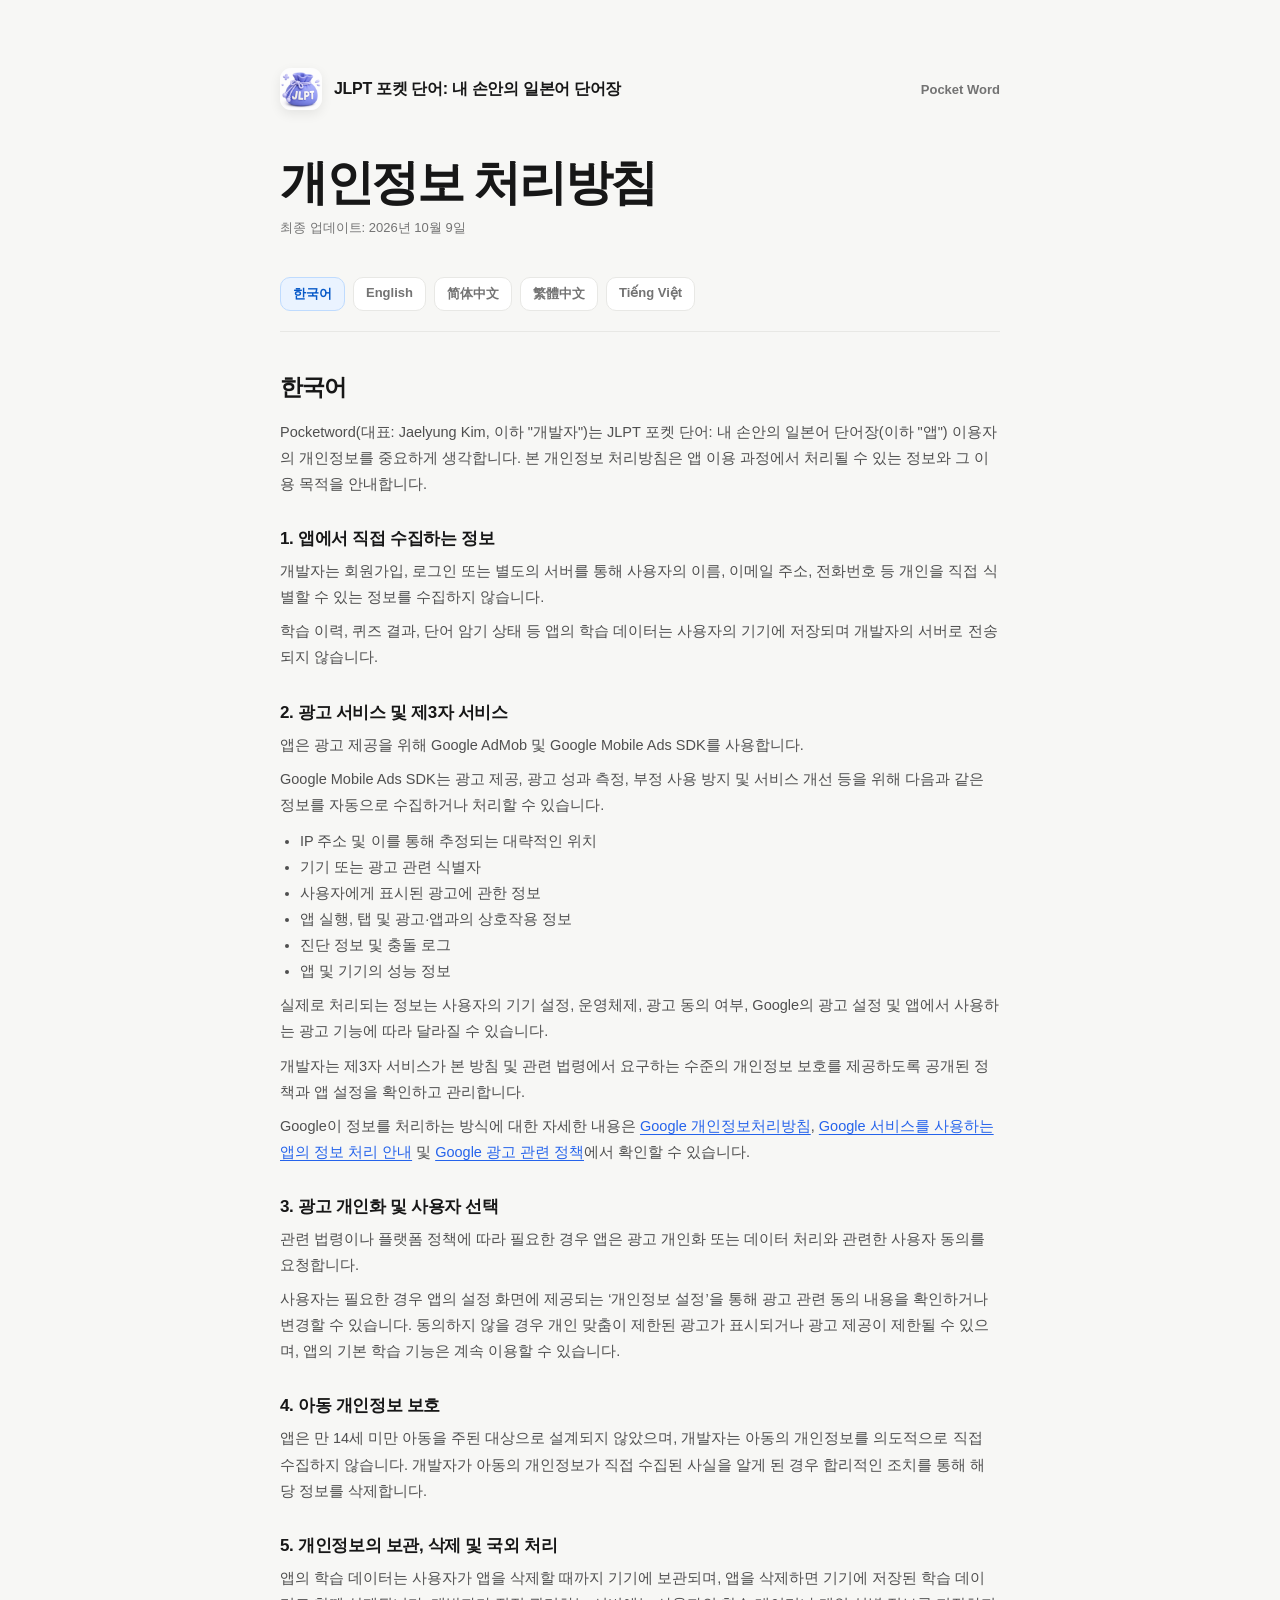
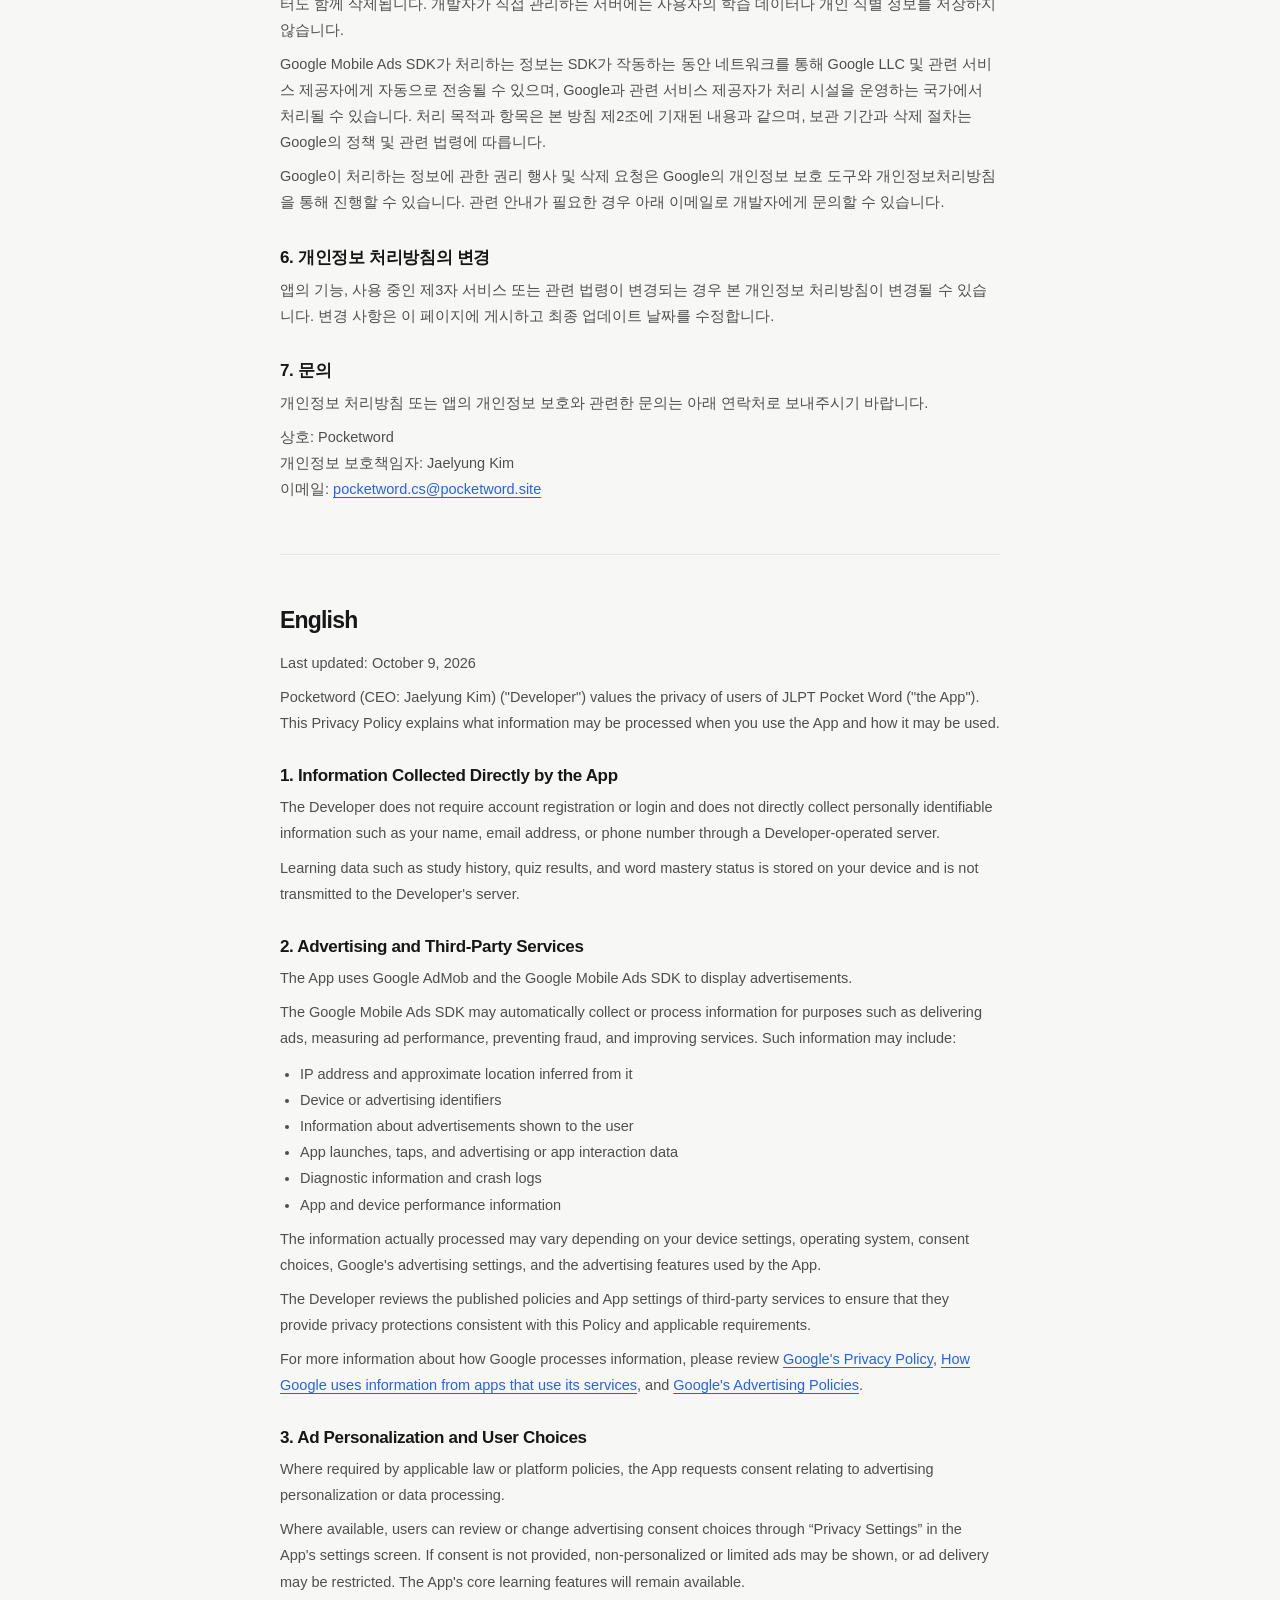
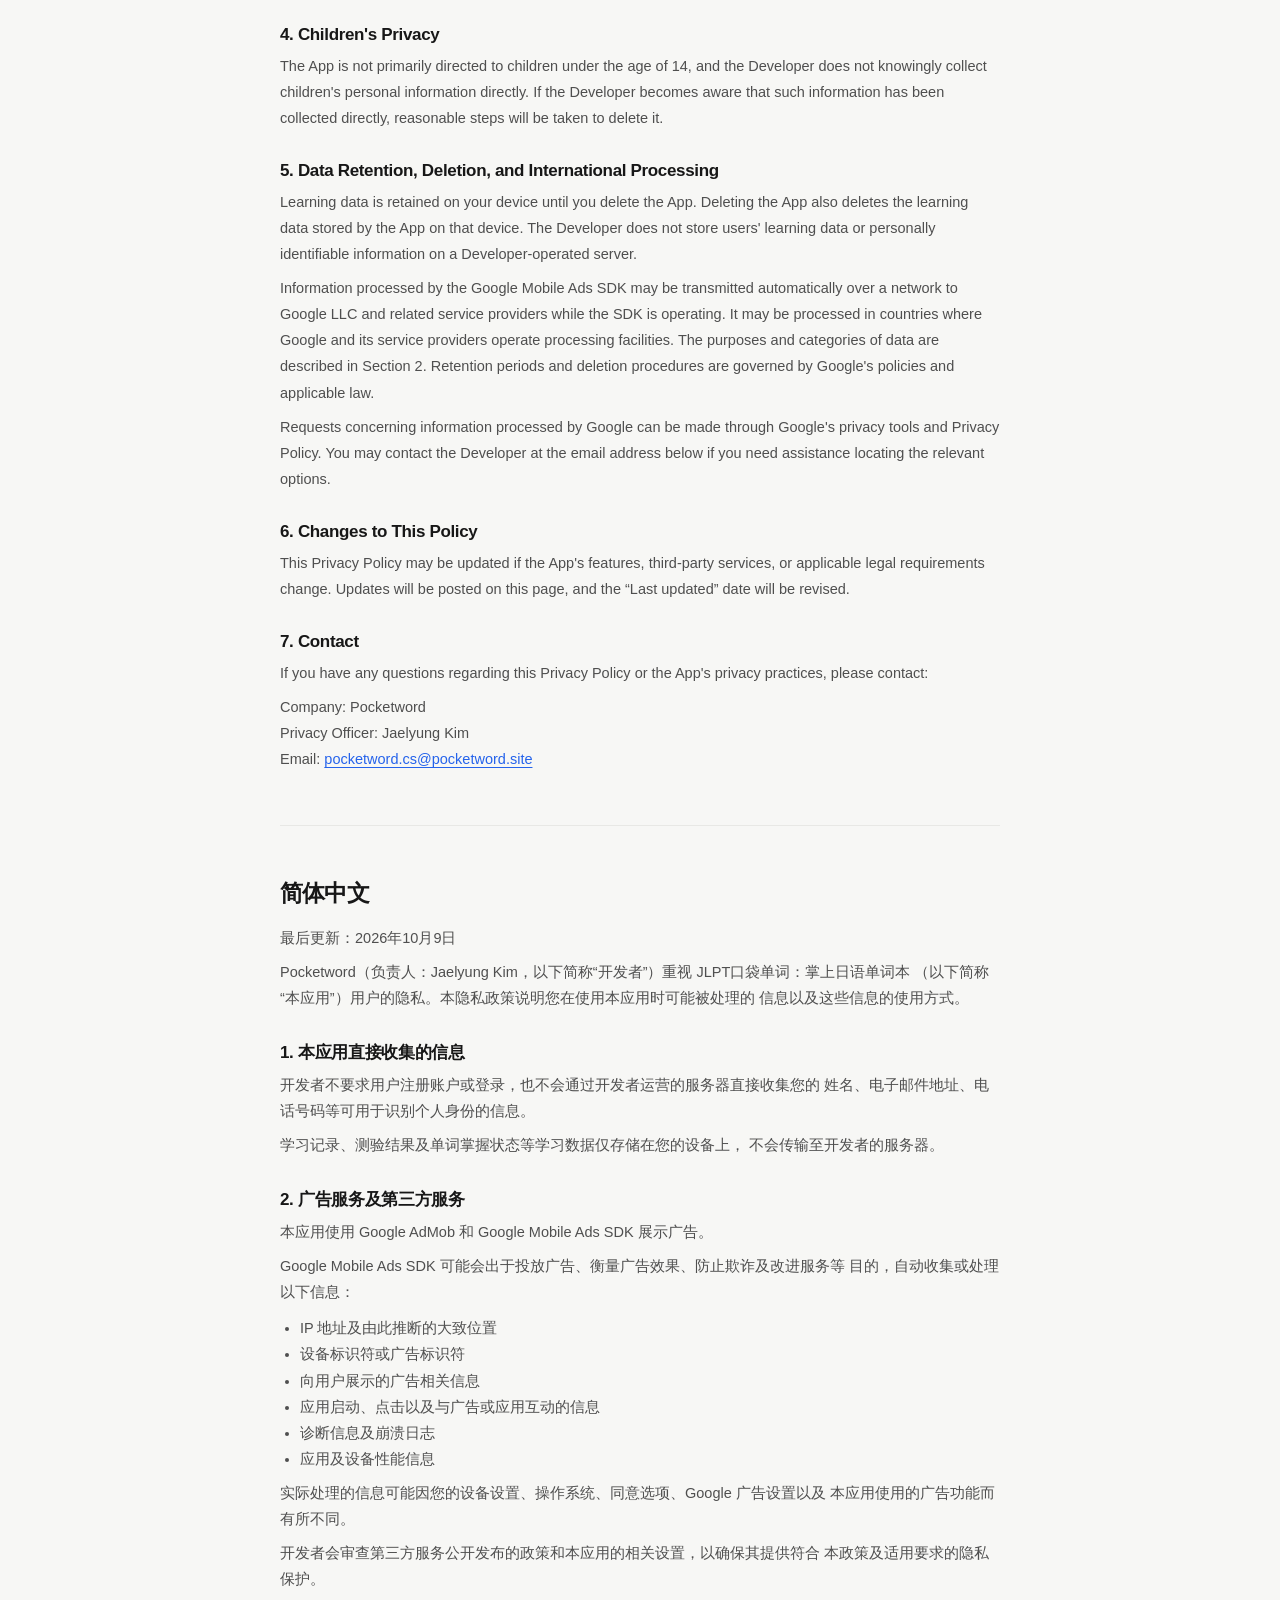
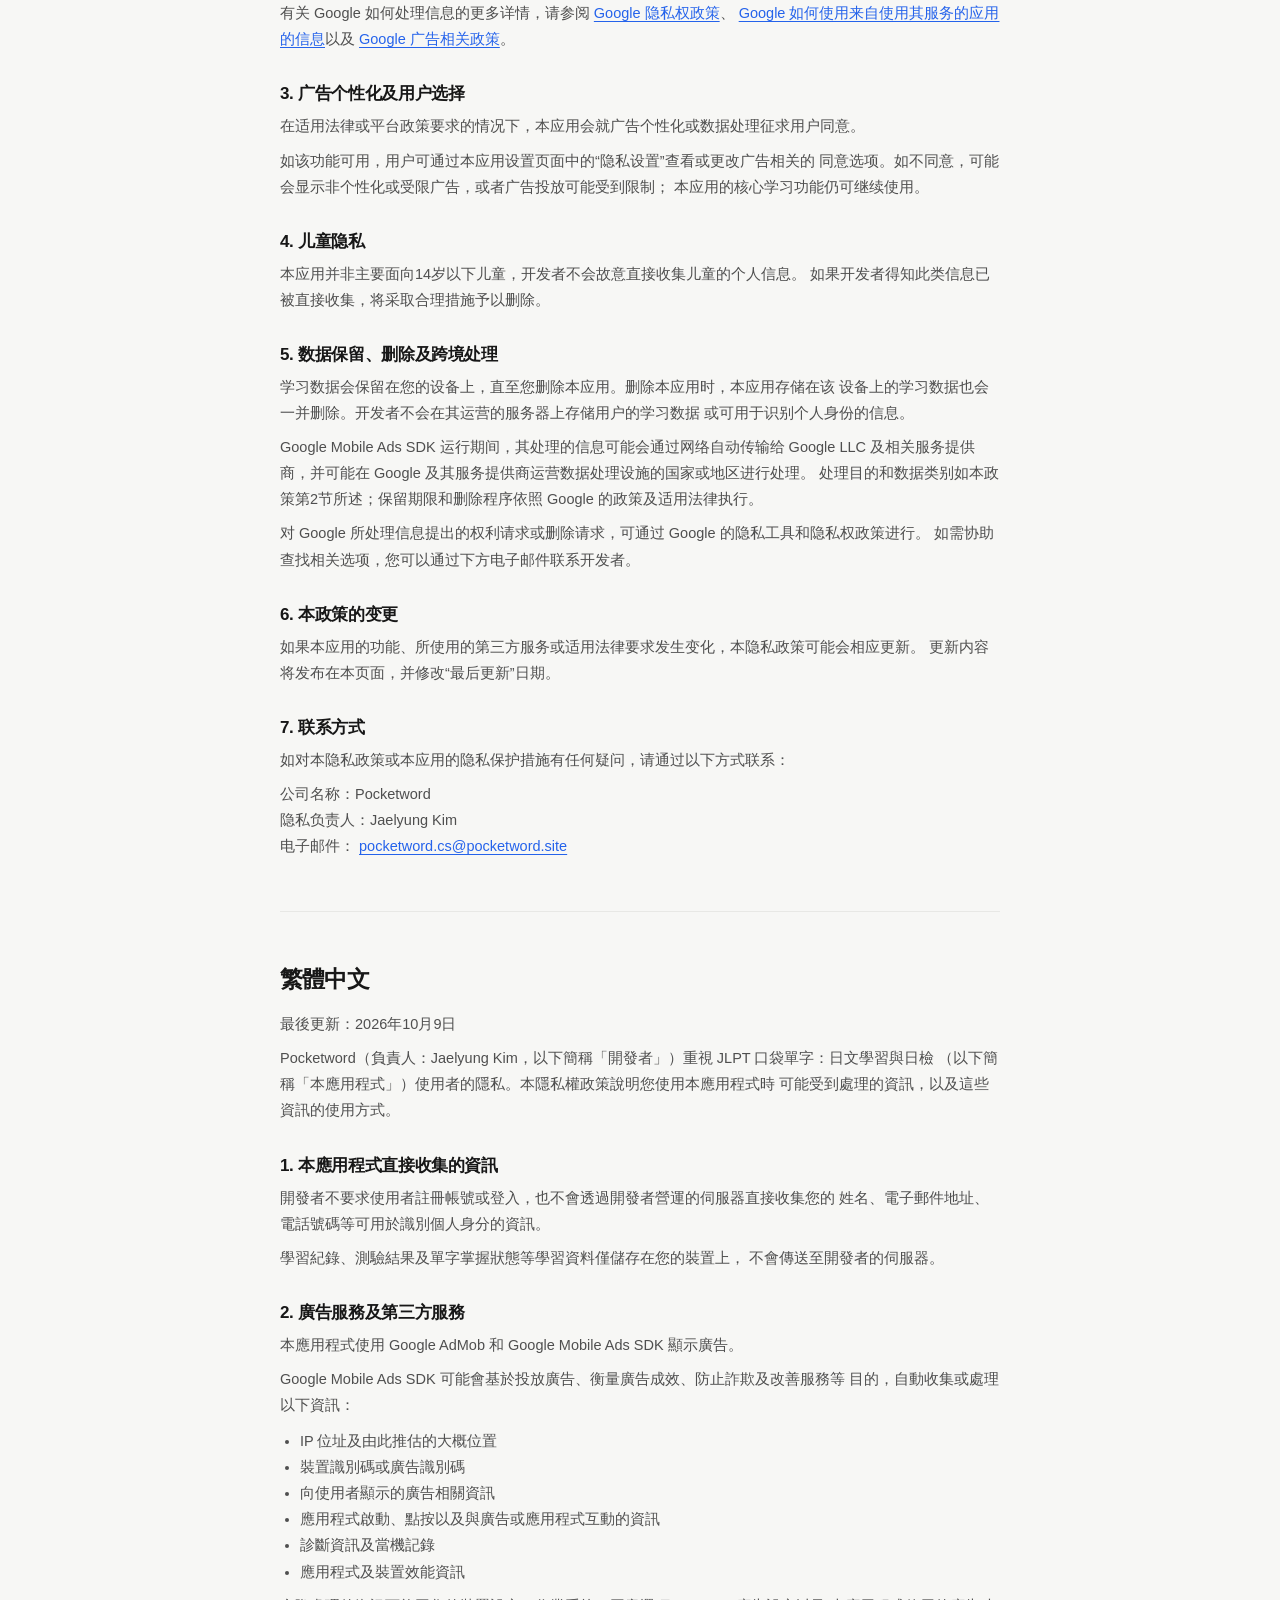
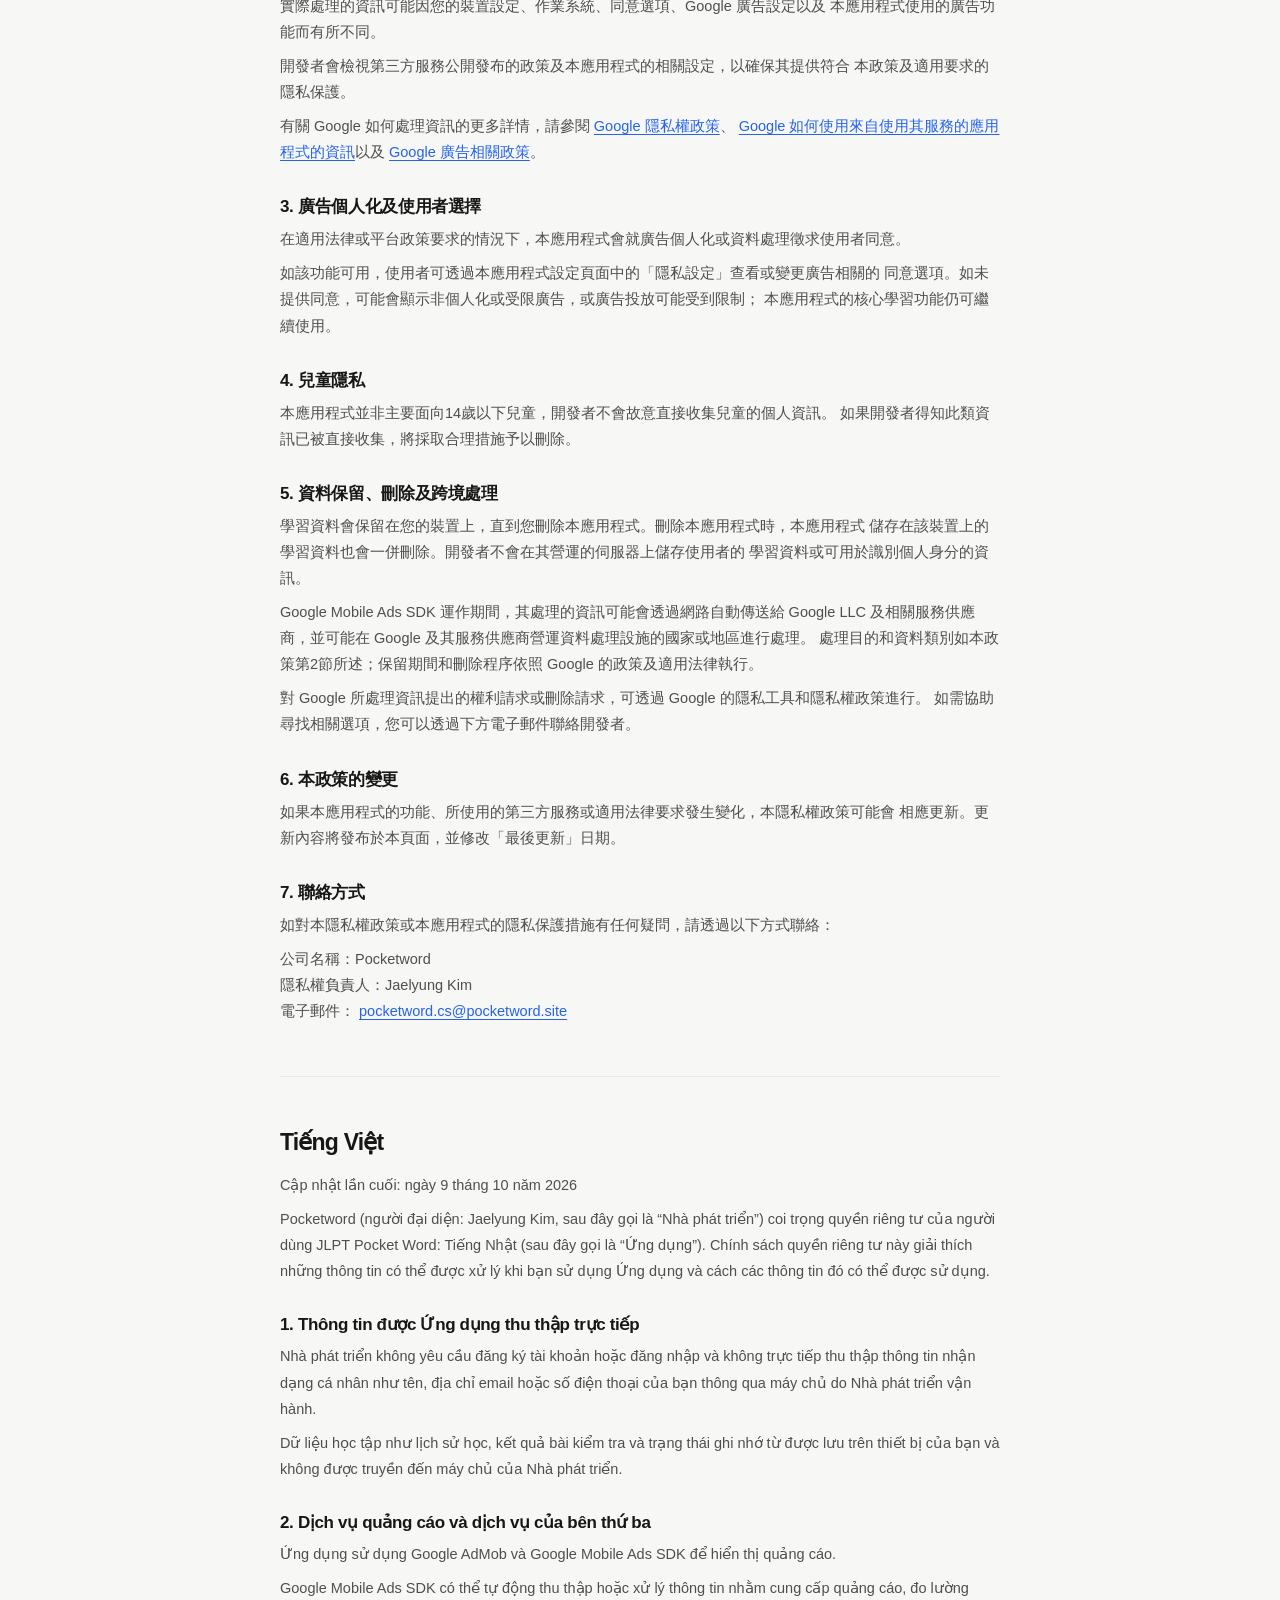
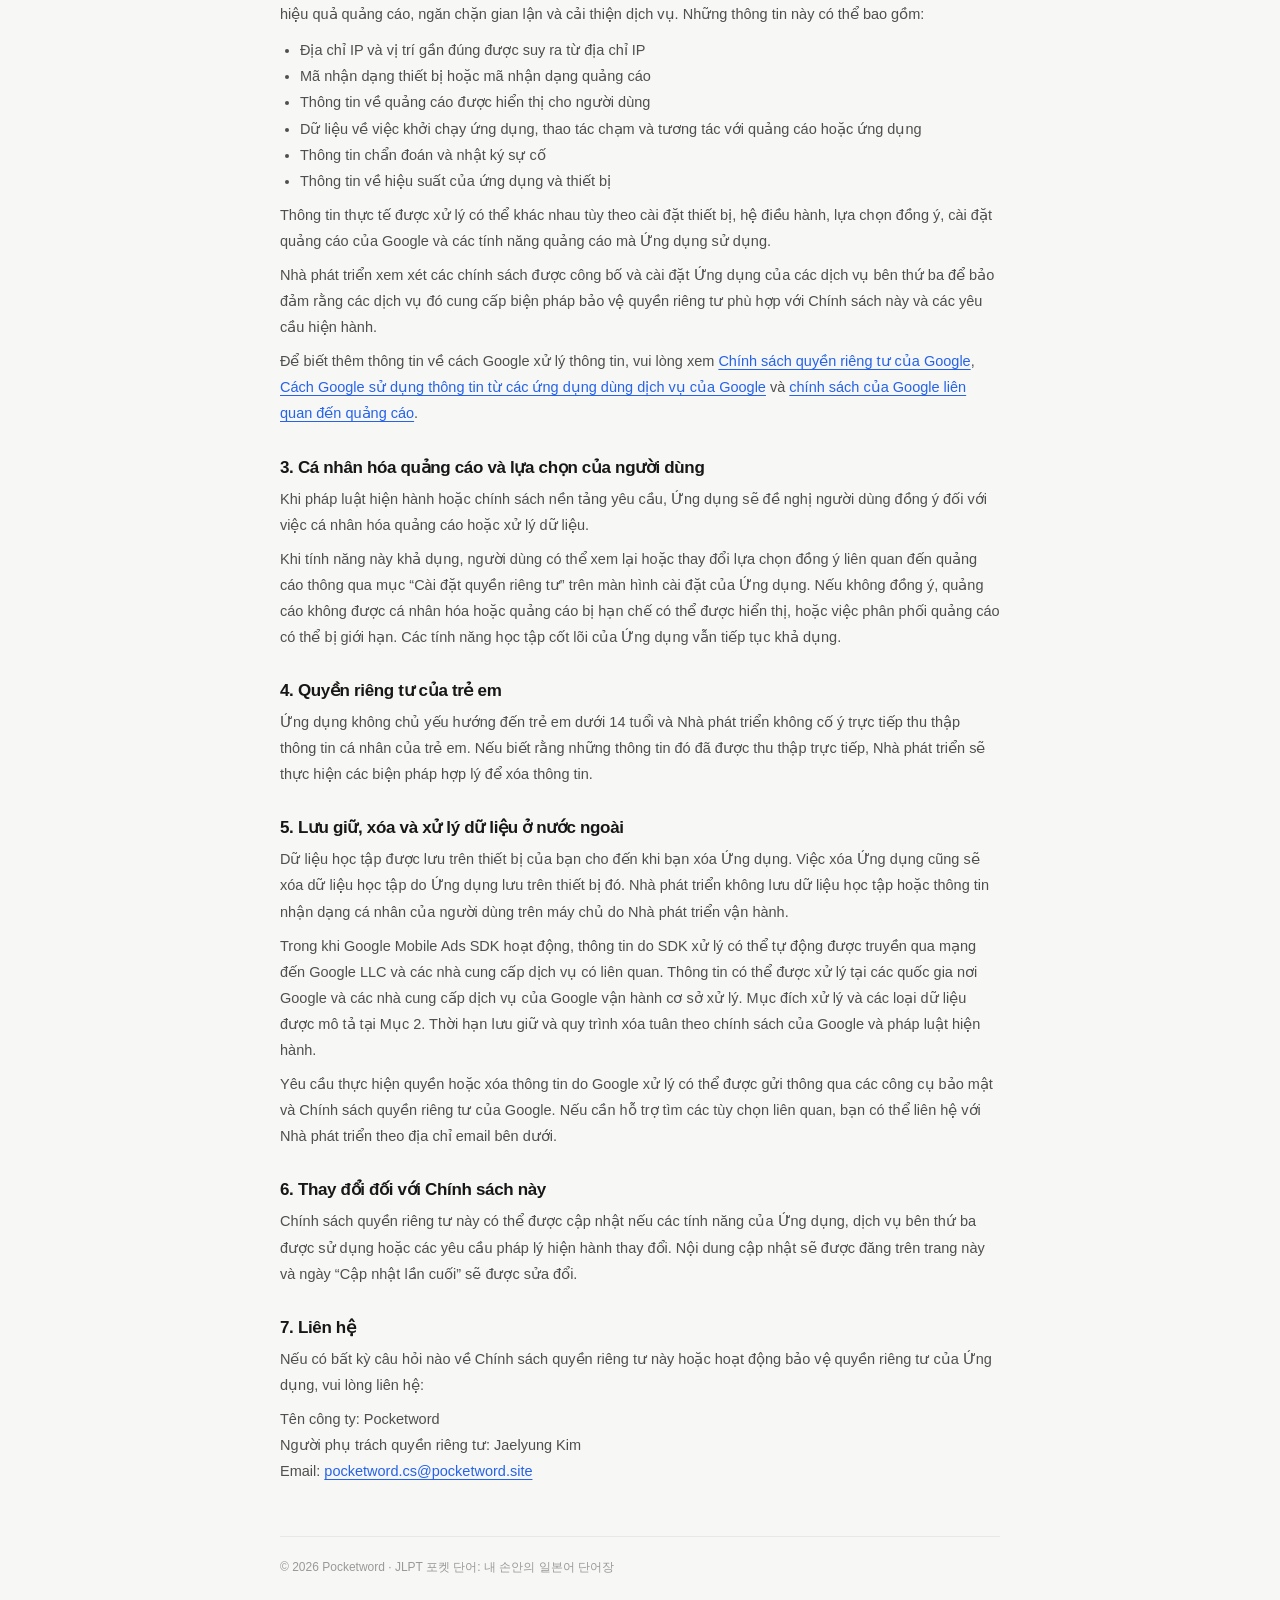
<file: jlpt/privacy/index.html>
<!DOCTYPE html>
<html lang="ko">
<head>
  <meta charset="UTF-8" />
  <meta name="viewport" content="width=device-width, initial-scale=1.0" />

  <title>JLPT 포켓 단어: 내 손안의 일본어 단어장 개인정보 처리방침</title>
  <meta name="description" content="JLPT 포켓 단어: 내 손안의 일본어 단어장 개인정보 처리방침" />

  <style>
    :root {
      --bg: #f7f7f5;
      --text: #171717;
      --muted: #737373;
      --border: #e8e8e5;
    }

    * {
      box-sizing: border-box;
      margin: 0;
      padding: 0;
    }

    html {
      scroll-behavior: auto;
    }

    body {
      min-height: 100vh;
      font-family:
        -apple-system,
        BlinkMacSystemFont,
        "SF Pro Text",
        "Helvetica Neue",
        Arial,
        "Apple SD Gothic Neo",
        "Noto Sans KR",
        sans-serif;
      background: var(--bg);
      color: var(--text);
      -webkit-font-smoothing: antialiased;
    }

    a {
      color: inherit;
      text-decoration: none;
    }

    .page {
      width: min(calc(100% - 32px), 720px);
      margin: 0 auto;
      padding: 56px 0 64px;
    }

    .policy-header {
      position: sticky;
      top: 0;
      z-index: 5;
      padding: 12px 0 8px;
      background: var(--bg);
      border-bottom: 1px solid var(--border);
    }

    .topbar {
      display: flex;
      align-items: center;
      justify-content: space-between;
      gap: 20px;
      margin-bottom: 48px;
    }

    .brand {
      display: flex;
      align-items: center;
      gap: 12px;
      font-weight: 750;
      letter-spacing: -0.02em;
      min-width: 0;
    }

    .brand span {
      overflow-wrap: anywhere;
    }

    .brand img {
      width: 42px;
      height: 42px;
      border-radius: 11px;
      object-fit: cover;
      box-shadow: 0 4px 12px rgba(0,0,0,.08);
    }

    .back {
      color: var(--muted);
      font-size: 13px;
      font-weight: 600;
    }

    .eyebrow {
      color: var(--muted);
      font-size: 12px;
      font-weight: 700;
      text-transform: uppercase;
      letter-spacing: .09em;
      margin-bottom: 10px;
    }

    h1 {
      font-size: clamp(34px, 7vw, 48px);
      line-height: 1.06;
      letter-spacing: -0.05em;
    }

    .updated {
      color: var(--muted);
      font-size: 13px;
      margin-top: 10px;
    }

    .language-nav {
      display: flex;
      flex-wrap: wrap;
      gap: 8px;
      margin: 28px 0 0;
      padding: 12px 0;
      background: var(--bg);
    }

    .language-nav a {
      padding: 7px 12px;
      border: 1px solid var(--border);
      border-radius: 10px;
      background: #fff;
      color: var(--muted);
      font-size: 13px;
      font-weight: 700;
      white-space: nowrap;
    }

    .language-nav a[aria-current="location"] {
      border-color: #bfdbfe;
      background: #eaf3ff;
      color: #0759c8;
    }

    .language-nav a:hover,
    .language-nav a:focus-visible {
      border-color: #93c5fd;
      color: #0759c8;
    }

    .language-nav a:focus-visible {
      outline: 2px solid #2563eb;
      outline-offset: 2px;
    }

    .policy-section {
      margin-top: 40px;
      scroll-margin-top: var(--policy-header-height, 300px);
    }

    .policy-section h2 {
      font-size: 23px;
      letter-spacing: -0.035em;
      margin-bottom: 16px;
    }

    .policy-section h3 {
      font-size: 17px;
      margin-top: 30px;
      margin-bottom: 8px;
      letter-spacing: -0.02em;
    }

    .policy-section p,
    .policy-section li {
      color: #4f4f4f;
      font-size: 14.5px;
      line-height: 1.8;
    }

    .policy-section p {
      margin-top: 8px;
    }

    .policy-section ul {
      margin: 10px 0 0 20px;
    }

    .divider {
      height: 1px;
      background: var(--border);
      margin: 52px 0;
    }

    .text-link {
      color: #2563eb;
      text-decoration: underline;
      text-underline-offset: 3px;
    }

    footer {
      margin-top: 52px;
      padding-top: 22px;
      border-top: 1px solid var(--border);
      color: #999;
      font-size: 12px;
    }

    @media (max-width: 520px) {
      .page {
        padding-top: 32px;
      }

      .topbar {
        margin-bottom: 36px;
      }
    }
  </style>
</head>

<body>
  <main class="page">
    <div class="policy-header">
      <div class="topbar">
        <a class="brand" href="/">
          <img src="../../jlpt-pocket-word.png" alt="JLPT 앱 아이콘" />
          <span>JLPT 포켓 단어: 내 손안의 일본어 단어장</span>
        </a>
  
        <a class="back" href="/">Pocket Word</a>
      </div>
  
      <header>
        <h1>개인정보 처리방침</h1>
        <p class="updated">최종 업데이트: 2026년 10월 9일</p>
      </header>
  
      <nav class="language-nav" aria-label="언어 선택">
        <a href="#ko" lang="ko">한국어</a>
        <a href="#en" lang="en">English</a>
        <a href="#zh-cn" lang="zh-CN">简体中文</a>
        <a href="#zh-tw" lang="zh-TW">繁體中文</a>
        <a href="#vi" lang="vi">Tiếng Việt</a>
      </nav>
    </div>

    <section class="policy-section" id="ko" lang="ko">
      <h2>한국어</h2>

      <p>
        Pocketword(대표: Jaelyung Kim, 이하 "개발자")는 JLPT 포켓 단어: 내 손안의 일본어 단어장(이하 "앱")
        이용자의 개인정보를 중요하게 생각합니다. 본 개인정보 처리방침은 앱 이용
        과정에서 처리될 수 있는 정보와 그 이용 목적을 안내합니다.
      </p>

      <h3>1. 앱에서 직접 수집하는 정보</h3>

      <p>
        개발자는 회원가입, 로그인 또는 별도의 서버를 통해 사용자의 이름,
        이메일 주소, 전화번호 등 개인을 직접 식별할 수 있는 정보를 수집하지 않습니다.
      </p>

      <p>
        학습 이력, 퀴즈 결과, 단어 암기 상태 등 앱의 학습 데이터는 사용자의 기기에
        저장되며 개발자의 서버로 전송되지 않습니다.
      </p>

      <h3>2. 광고 서비스 및 제3자 서비스</h3>

      <p>
        앱은 광고 제공을 위해 Google AdMob 및 Google Mobile Ads SDK를 사용합니다.
      </p>

      <p>
        Google Mobile Ads SDK는 광고 제공, 광고 성과 측정, 부정 사용 방지 및 서비스
        개선 등을 위해 다음과 같은 정보를 자동으로 수집하거나 처리할 수 있습니다.
      </p>

      <ul>
        <li>IP 주소 및 이를 통해 추정되는 대략적인 위치</li>
        <li>기기 또는 광고 관련 식별자</li>
        <li>사용자에게 표시된 광고에 관한 정보</li>
        <li>앱 실행, 탭 및 광고·앱과의 상호작용 정보</li>
        <li>진단 정보 및 충돌 로그</li>
        <li>앱 및 기기의 성능 정보</li>
      </ul>

      <p>
        실제로 처리되는 정보는 사용자의 기기 설정, 운영체제, 광고 동의 여부,
        Google의 광고 설정 및 앱에서 사용하는 광고 기능에 따라 달라질 수 있습니다.
      </p>

      <p>
        개발자는 제3자 서비스가 본 방침 및 관련 법령에서 요구하는 수준의 개인정보
        보호를 제공하도록 공개된 정책과 앱 설정을 확인하고 관리합니다.
      </p>

      <p>
        Google이 정보를 처리하는 방식에 대한 자세한 내용은
        <a
          class="text-link"
          href="https://policies.google.com/privacy"
          target="_blank"
          rel="noopener noreferrer"
        >Google 개인정보처리방침</a>,
        <a
          class="text-link"
          href="https://policies.google.com/technologies/partner-sites"
          target="_blank"
          rel="noopener noreferrer"
        >Google 서비스를 사용하는 앱의 정보 처리 안내</a>
        및
        <a
          class="text-link"
          href="https://policies.google.com/technologies/ads"
          target="_blank"
          rel="noopener noreferrer"
        >Google 광고 관련 정책</a>에서 확인할 수 있습니다.
      </p>

      <h3>3. 광고 개인화 및 사용자 선택</h3>

      <p>
        관련 법령이나 플랫폼 정책에 따라 필요한 경우 앱은 광고 개인화 또는 데이터
        처리와 관련한 사용자 동의를 요청합니다.
      </p>

      <p>
        사용자는 필요한 경우 앱의 설정 화면에 제공되는 ‘개인정보 설정’을 통해 광고
        관련 동의 내용을 확인하거나 변경할 수 있습니다. 동의하지 않을 경우 개인 맞춤이
        제한된 광고가 표시되거나 광고 제공이 제한될 수 있으며, 앱의 기본 학습 기능은
        계속 이용할 수 있습니다.
      </p>

      <h3>4. 아동 개인정보 보호</h3>

      <p>
        앱은 만 14세 미만 아동을 주된 대상으로 설계되지 않았으며, 개발자는 아동의
        개인정보를 의도적으로 직접 수집하지 않습니다. 개발자가 아동의 개인정보가
        직접 수집된 사실을 알게 된 경우 합리적인 조치를 통해 해당 정보를 삭제합니다.
      </p>

      <h3>5. 개인정보의 보관, 삭제 및 국외 처리</h3>

      <p>
        앱의 학습 데이터는 사용자가 앱을 삭제할 때까지 기기에 보관되며, 앱을 삭제하면
        기기에 저장된 학습 데이터도 함께 삭제됩니다. 개발자가 직접 관리하는 서버에는
        사용자의 학습 데이터나 개인 식별 정보를 저장하지 않습니다.
      </p>

      <p>
        Google Mobile Ads SDK가 처리하는 정보는 SDK가 작동하는 동안 네트워크를 통해
        Google LLC 및 관련 서비스 제공자에게 자동으로 전송될 수 있으며, Google과
        관련 서비스 제공자가 처리 시설을 운영하는 국가에서 처리될 수 있습니다.
        처리 목적과 항목은 본 방침 제2조에 기재된 내용과 같으며, 보관 기간과 삭제 절차는
        Google의 정책 및 관련 법령에 따릅니다.
      </p>

      <p>
        Google이 처리하는 정보에 관한 권리 행사 및 삭제 요청은 Google의 개인정보 보호
        도구와 개인정보처리방침을 통해 진행할 수 있습니다. 관련 안내가 필요한 경우
        아래 이메일로 개발자에게 문의할 수 있습니다.
      </p>

      <h3>6. 개인정보 처리방침의 변경</h3>

      <p>
        앱의 기능, 사용 중인 제3자 서비스 또는 관련 법령이 변경되는 경우 본 개인정보
        처리방침이 변경될 수 있습니다. 변경 사항은 이 페이지에 게시하고 최종 업데이트
        날짜를 수정합니다.
      </p>

      <h3>7. 문의</h3>

      <p>
        개인정보 처리방침 또는 앱의 개인정보 보호와 관련한 문의는 아래 연락처로
        보내주시기 바랍니다.
      </p>

      <p>
        상호: Pocketword<br />
        개인정보 보호책임자: Jaelyung Kim<br />
        이메일:
        <a class="text-link" href="mailto:pocketword.cs@pocketword.site">
          pocketword.cs@pocketword.site
        </a>
      </p>
    </section>

    <div class="divider"></div>

    <section class="policy-section" id="en" lang="en">
      <h2>English</h2>

      <p class="updated">Last updated: October 9, 2026</p>

      <p>
        Pocketword (CEO: Jaelyung Kim) ("Developer") values the privacy
        of users of JLPT Pocket Word ("the App"). This Privacy Policy explains what
        information may be processed when you use the App and how it may be used.
      </p>

      <h3>1. Information Collected Directly by the App</h3>

      <p>
        The Developer does not require account registration or login and does not
        directly collect personally identifiable information such as your name,
        email address, or phone number through a Developer-operated server.
      </p>

      <p>
        Learning data such as study history, quiz results, and word mastery status
        is stored on your device and is not transmitted to the Developer's server.
      </p>

      <h3>2. Advertising and Third-Party Services</h3>

      <p>
        The App uses Google AdMob and the Google Mobile Ads SDK to display advertisements.
      </p>

      <p>
        The Google Mobile Ads SDK may automatically collect or process information
        for purposes such as delivering ads, measuring ad performance, preventing
        fraud, and improving services. Such information may include:
      </p>

      <ul>
        <li>IP address and approximate location inferred from it</li>
        <li>Device or advertising identifiers</li>
        <li>Information about advertisements shown to the user</li>
        <li>App launches, taps, and advertising or app interaction data</li>
        <li>Diagnostic information and crash logs</li>
        <li>App and device performance information</li>
      </ul>

      <p>
        The information actually processed may vary depending on your device settings,
        operating system, consent choices, Google's advertising settings, and the
        advertising features used by the App.
      </p>

      <p>
        The Developer reviews the published policies and App settings of third-party
        services to ensure that they provide privacy protections consistent with this
        Policy and applicable requirements.
      </p>

      <p>
        For more information about how Google processes information, please review
        <a
          class="text-link"
          href="https://policies.google.com/privacy"
          target="_blank"
          rel="noopener noreferrer"
        >Google's Privacy Policy</a>,
        <a
          class="text-link"
          href="https://policies.google.com/technologies/partner-sites"
          target="_blank"
          rel="noopener noreferrer"
        >How Google uses information from apps that use its services</a>,
        and
        <a
          class="text-link"
          href="https://policies.google.com/technologies/ads"
          target="_blank"
          rel="noopener noreferrer"
        >Google's Advertising Policies</a>.
      </p>

      <h3>3. Ad Personalization and User Choices</h3>

      <p>
        Where required by applicable law or platform policies, the App requests
        consent relating to advertising personalization or data processing.
      </p>

      <p>
        Where available, users can review or change advertising consent choices
        through “Privacy Settings” in the App's settings screen. If consent is not
        provided, non-personalized or limited ads may be shown, or ad delivery may
        be restricted. The App's core learning features will remain available.
      </p>

      <h3>4. Children's Privacy</h3>

      <p>
        The App is not primarily directed to children under the age of 14, and the
        Developer does not knowingly collect children's personal information directly.
        If the Developer becomes aware that such information has been collected
        directly, reasonable steps will be taken to delete it.
      </p>

      <h3>5. Data Retention, Deletion, and International Processing</h3>

      <p>
        Learning data is retained on your device until you delete the App. Deleting
        the App also deletes the learning data stored by the App on that device. The
        Developer does not store users' learning data or personally identifiable
        information on a Developer-operated server.
      </p>

      <p>
        Information processed by the Google Mobile Ads SDK may be transmitted
        automatically over a network to Google LLC and related service providers while
        the SDK is operating. It may be processed in countries where Google and its
        service providers operate processing facilities. The purposes and categories
        of data are described in Section 2. Retention periods and deletion procedures
        are governed by Google's policies and applicable law.
      </p>

      <p>
        Requests concerning information processed by Google can be made through
        Google's privacy tools and Privacy Policy. You may contact the Developer at
        the email address below if you need assistance locating the relevant options.
      </p>

      <h3>6. Changes to This Policy</h3>

      <p>
        This Privacy Policy may be updated if the App's features, third-party services,
        or applicable legal requirements change. Updates will be posted on this page,
        and the “Last updated” date will be revised.
      </p>

      <h3>7. Contact</h3>

      <p>
        If you have any questions regarding this Privacy Policy or the App's privacy
        practices, please contact:
      </p>

      <p>
        Company: Pocketword<br />
        Privacy Officer: Jaelyung Kim<br />
        Email:
        <a class="text-link" href="mailto:pocketword.cs@pocketword.site">
          pocketword.cs@pocketword.site
        </a>
      </p>
    </section>

    <div class="divider"></div>

    <section class="policy-section" id="zh-cn" lang="zh-CN">
      <h2>简体中文</h2>

      <p class="updated">最后更新：2026年10月9日</p>

      <p>
        Pocketword（负责人：Jaelyung Kim，以下简称“开发者”）重视 JLPT口袋单词：掌上日语单词本
        （以下简称“本应用”）用户的隐私。本隐私政策说明您在使用本应用时可能被处理的
        信息以及这些信息的使用方式。
      </p>

      <h3>1. 本应用直接收集的信息</h3>

      <p>
        开发者不要求用户注册账户或登录，也不会通过开发者运营的服务器直接收集您的
        姓名、电子邮件地址、电话号码等可用于识别个人身份的信息。
      </p>

      <p>
        学习记录、测验结果及单词掌握状态等学习数据仅存储在您的设备上，
        不会传输至开发者的服务器。
      </p>

      <h3>2. 广告服务及第三方服务</h3>

      <p>
        本应用使用 Google AdMob 和 Google Mobile Ads SDK 展示广告。
      </p>

      <p>
        Google Mobile Ads SDK 可能会出于投放广告、衡量广告效果、防止欺诈及改进服务等
        目的，自动收集或处理以下信息：
      </p>

      <ul>
        <li>IP 地址及由此推断的大致位置</li>
        <li>设备标识符或广告标识符</li>
        <li>向用户展示的广告相关信息</li>
        <li>应用启动、点击以及与广告或应用互动的信息</li>
        <li>诊断信息及崩溃日志</li>
        <li>应用及设备性能信息</li>
      </ul>

      <p>
        实际处理的信息可能因您的设备设置、操作系统、同意选项、Google 广告设置以及
        本应用使用的广告功能而有所不同。
      </p>

      <p>
        开发者会审查第三方服务公开发布的政策和本应用的相关设置，以确保其提供符合
        本政策及适用要求的隐私保护。
      </p>

      <p>
        有关 Google 如何处理信息的更多详情，请参阅
        <a
          class="text-link"
          href="https://policies.google.com/privacy"
          target="_blank"
          rel="noopener noreferrer"
        >Google 隐私权政策</a>、
        <a
          class="text-link"
          href="https://policies.google.com/technologies/partner-sites"
          target="_blank"
          rel="noopener noreferrer"
        >Google 如何使用来自使用其服务的应用的信息</a>以及
        <a
          class="text-link"
          href="https://policies.google.com/technologies/ads"
          target="_blank"
          rel="noopener noreferrer"
        >Google 广告相关政策</a>。
      </p>

      <h3>3. 广告个性化及用户选择</h3>

      <p>
        在适用法律或平台政策要求的情况下，本应用会就广告个性化或数据处理征求用户同意。
      </p>

      <p>
        如该功能可用，用户可通过本应用设置页面中的“隐私设置”查看或更改广告相关的
        同意选项。如不同意，可能会显示非个性化或受限广告，或者广告投放可能受到限制；
        本应用的核心学习功能仍可继续使用。
      </p>

      <h3>4. 儿童隐私</h3>

      <p>
        本应用并非主要面向14岁以下儿童，开发者不会故意直接收集儿童的个人信息。
        如果开发者得知此类信息已被直接收集，将采取合理措施予以删除。
      </p>

      <h3>5. 数据保留、删除及跨境处理</h3>

      <p>
        学习数据会保留在您的设备上，直至您删除本应用。删除本应用时，本应用存储在该
        设备上的学习数据也会一并删除。开发者不会在其运营的服务器上存储用户的学习数据
        或可用于识别个人身份的信息。
      </p>

      <p>
        Google Mobile Ads SDK 运行期间，其处理的信息可能会通过网络自动传输给 Google LLC
        及相关服务提供商，并可能在 Google 及其服务提供商运营数据处理设施的国家或地区进行处理。
        处理目的和数据类别如本政策第2节所述；保留期限和删除程序依照 Google 的政策及适用法律执行。
      </p>

      <p>
        对 Google 所处理信息提出的权利请求或删除请求，可通过 Google 的隐私工具和隐私权政策进行。
        如需协助查找相关选项，您可以通过下方电子邮件联系开发者。
      </p>

      <h3>6. 本政策的变更</h3>

      <p>
        如果本应用的功能、所使用的第三方服务或适用法律要求发生变化，本隐私政策可能会相应更新。
        更新内容将发布在本页面，并修改“最后更新”日期。
      </p>

      <h3>7. 联系方式</h3>

      <p>
        如对本隐私政策或本应用的隐私保护措施有任何疑问，请通过以下方式联系：
      </p>

      <p>
        公司名称：Pocketword<br />
        隐私负责人：Jaelyung Kim<br />
        电子邮件：
        <a class="text-link" href="mailto:pocketword.cs@pocketword.site">
          pocketword.cs@pocketword.site
        </a>
      </p>
    </section>

    <div class="divider"></div>

    <section class="policy-section" id="zh-tw" lang="zh-TW">
      <h2>繁體中文</h2>

      <p class="updated">最後更新：2026年10月9日</p>

      <p>
        Pocketword（負責人：Jaelyung Kim，以下簡稱「開發者」）重視 JLPT 口袋單字：日文學習與日檢
        （以下簡稱「本應用程式」）使用者的隱私。本隱私權政策說明您使用本應用程式時
        可能受到處理的資訊，以及這些資訊的使用方式。
      </p>

      <h3>1. 本應用程式直接收集的資訊</h3>

      <p>
        開發者不要求使用者註冊帳號或登入，也不會透過開發者營運的伺服器直接收集您的
        姓名、電子郵件地址、電話號碼等可用於識別個人身分的資訊。
      </p>

      <p>
        學習紀錄、測驗結果及單字掌握狀態等學習資料僅儲存在您的裝置上，
        不會傳送至開發者的伺服器。
      </p>

      <h3>2. 廣告服務及第三方服務</h3>

      <p>
        本應用程式使用 Google AdMob 和 Google Mobile Ads SDK 顯示廣告。
      </p>

      <p>
        Google Mobile Ads SDK 可能會基於投放廣告、衡量廣告成效、防止詐欺及改善服務等
        目的，自動收集或處理以下資訊：
      </p>

      <ul>
        <li>IP 位址及由此推估的大概位置</li>
        <li>裝置識別碼或廣告識別碼</li>
        <li>向使用者顯示的廣告相關資訊</li>
        <li>應用程式啟動、點按以及與廣告或應用程式互動的資訊</li>
        <li>診斷資訊及當機記錄</li>
        <li>應用程式及裝置效能資訊</li>
      </ul>

      <p>
        實際處理的資訊可能因您的裝置設定、作業系統、同意選項、Google 廣告設定以及
        本應用程式使用的廣告功能而有所不同。
      </p>

      <p>
        開發者會檢視第三方服務公開發布的政策及本應用程式的相關設定，以確保其提供符合
        本政策及適用要求的隱私保護。
      </p>

      <p>
        有關 Google 如何處理資訊的更多詳情，請參閱
        <a
          class="text-link"
          href="https://policies.google.com/privacy"
          target="_blank"
          rel="noopener noreferrer"
        >Google 隱私權政策</a>、
        <a
          class="text-link"
          href="https://policies.google.com/technologies/partner-sites"
          target="_blank"
          rel="noopener noreferrer"
        >Google 如何使用來自使用其服務的應用程式的資訊</a>以及
        <a
          class="text-link"
          href="https://policies.google.com/technologies/ads"
          target="_blank"
          rel="noopener noreferrer"
        >Google 廣告相關政策</a>。
      </p>

      <h3>3. 廣告個人化及使用者選擇</h3>

      <p>
        在適用法律或平台政策要求的情況下，本應用程式會就廣告個人化或資料處理徵求使用者同意。
      </p>

      <p>
        如該功能可用，使用者可透過本應用程式設定頁面中的「隱私設定」查看或變更廣告相關的
        同意選項。如未提供同意，可能會顯示非個人化或受限廣告，或廣告投放可能受到限制；
        本應用程式的核心學習功能仍可繼續使用。
      </p>

      <h3>4. 兒童隱私</h3>

      <p>
        本應用程式並非主要面向14歲以下兒童，開發者不會故意直接收集兒童的個人資訊。
        如果開發者得知此類資訊已被直接收集，將採取合理措施予以刪除。
      </p>

      <h3>5. 資料保留、刪除及跨境處理</h3>

      <p>
        學習資料會保留在您的裝置上，直到您刪除本應用程式。刪除本應用程式時，本應用程式
        儲存在該裝置上的學習資料也會一併刪除。開發者不會在其營運的伺服器上儲存使用者的
        學習資料或可用於識別個人身分的資訊。
      </p>

      <p>
        Google Mobile Ads SDK 運作期間，其處理的資訊可能會透過網路自動傳送給 Google LLC
        及相關服務供應商，並可能在 Google 及其服務供應商營運資料處理設施的國家或地區進行處理。
        處理目的和資料類別如本政策第2節所述；保留期間和刪除程序依照 Google 的政策及適用法律執行。
      </p>

      <p>
        對 Google 所處理資訊提出的權利請求或刪除請求，可透過 Google 的隱私工具和隱私權政策進行。
        如需協助尋找相關選項，您可以透過下方電子郵件聯絡開發者。
      </p>

      <h3>6. 本政策的變更</h3>

      <p>
        如果本應用程式的功能、所使用的第三方服務或適用法律要求發生變化，本隱私權政策可能會
        相應更新。更新內容將發布於本頁面，並修改「最後更新」日期。
      </p>

      <h3>7. 聯絡方式</h3>

      <p>
        如對本隱私權政策或本應用程式的隱私保護措施有任何疑問，請透過以下方式聯絡：
      </p>

      <p>
        公司名稱：Pocketword<br />
        隱私權負責人：Jaelyung Kim<br />
        電子郵件：
        <a class="text-link" href="mailto:pocketword.cs@pocketword.site">
          pocketword.cs@pocketword.site
        </a>
      </p>
    </section>

    <div class="divider"></div>

    <section class="policy-section" id="vi" lang="vi">
      <h2>Tiếng Việt</h2>

      <p class="updated">Cập nhật lần cuối: ngày 9 tháng 10 năm 2026</p>

      <p>
        Pocketword (người đại diện: Jaelyung Kim, sau đây gọi là “Nhà phát triển”) coi trọng
        quyền riêng tư của người dùng JLPT Pocket Word: Tiếng Nhật (sau đây gọi là “Ứng dụng”).
        Chính sách quyền riêng tư này giải thích những thông tin có thể được xử lý khi
        bạn sử dụng Ứng dụng và cách các thông tin đó có thể được sử dụng.
      </p>

      <h3>1. Thông tin được Ứng dụng thu thập trực tiếp</h3>

      <p>
        Nhà phát triển không yêu cầu đăng ký tài khoản hoặc đăng nhập và không trực tiếp
        thu thập thông tin nhận dạng cá nhân như tên, địa chỉ email hoặc số điện thoại
        của bạn thông qua máy chủ do Nhà phát triển vận hành.
      </p>

      <p>
        Dữ liệu học tập như lịch sử học, kết quả bài kiểm tra và trạng thái ghi nhớ từ
        được lưu trên thiết bị của bạn và không được truyền đến máy chủ của Nhà phát triển.
      </p>

      <h3>2. Dịch vụ quảng cáo và dịch vụ của bên thứ ba</h3>

      <p>
        Ứng dụng sử dụng Google AdMob và Google Mobile Ads SDK để hiển thị quảng cáo.
      </p>

      <p>
        Google Mobile Ads SDK có thể tự động thu thập hoặc xử lý thông tin nhằm cung cấp
        quảng cáo, đo lường hiệu quả quảng cáo, ngăn chặn gian lận và cải thiện dịch vụ.
        Những thông tin này có thể bao gồm:
      </p>

      <ul>
        <li>Địa chỉ IP và vị trí gần đúng được suy ra từ địa chỉ IP</li>
        <li>Mã nhận dạng thiết bị hoặc mã nhận dạng quảng cáo</li>
        <li>Thông tin về quảng cáo được hiển thị cho người dùng</li>
        <li>Dữ liệu về việc khởi chạy ứng dụng, thao tác chạm và tương tác với quảng cáo hoặc ứng dụng</li>
        <li>Thông tin chẩn đoán và nhật ký sự cố</li>
        <li>Thông tin về hiệu suất của ứng dụng và thiết bị</li>
      </ul>

      <p>
        Thông tin thực tế được xử lý có thể khác nhau tùy theo cài đặt thiết bị, hệ điều hành,
        lựa chọn đồng ý, cài đặt quảng cáo của Google và các tính năng quảng cáo mà Ứng dụng sử dụng.
      </p>

      <p>
        Nhà phát triển xem xét các chính sách được công bố và cài đặt Ứng dụng của các dịch vụ
        bên thứ ba để bảo đảm rằng các dịch vụ đó cung cấp biện pháp bảo vệ quyền riêng tư phù hợp
        với Chính sách này và các yêu cầu hiện hành.
      </p>

      <p>
        Để biết thêm thông tin về cách Google xử lý thông tin, vui lòng xem
        <a
          class="text-link"
          href="https://policies.google.com/privacy"
          target="_blank"
          rel="noopener noreferrer"
        >Chính sách quyền riêng tư của Google</a>,
        <a
          class="text-link"
          href="https://policies.google.com/technologies/partner-sites"
          target="_blank"
          rel="noopener noreferrer"
        >Cách Google sử dụng thông tin từ các ứng dụng dùng dịch vụ của Google</a>
        và
        <a
          class="text-link"
          href="https://policies.google.com/technologies/ads"
          target="_blank"
          rel="noopener noreferrer"
        >chính sách của Google liên quan đến quảng cáo</a>.
      </p>

      <h3>3. Cá nhân hóa quảng cáo và lựa chọn của người dùng</h3>

      <p>
        Khi pháp luật hiện hành hoặc chính sách nền tảng yêu cầu, Ứng dụng sẽ đề nghị người dùng
        đồng ý đối với việc cá nhân hóa quảng cáo hoặc xử lý dữ liệu.
      </p>

      <p>
        Khi tính năng này khả dụng, người dùng có thể xem lại hoặc thay đổi lựa chọn đồng ý liên quan
        đến quảng cáo thông qua mục “Cài đặt quyền riêng tư” trên màn hình cài đặt của Ứng dụng.
        Nếu không đồng ý, quảng cáo không được cá nhân hóa hoặc quảng cáo bị hạn chế có thể được hiển thị,
        hoặc việc phân phối quảng cáo có thể bị giới hạn. Các tính năng học tập cốt lõi của Ứng dụng
        vẫn tiếp tục khả dụng.
      </p>

      <h3>4. Quyền riêng tư của trẻ em</h3>

      <p>
        Ứng dụng không chủ yếu hướng đến trẻ em dưới 14 tuổi và Nhà phát triển không cố ý trực tiếp
        thu thập thông tin cá nhân của trẻ em. Nếu biết rằng những thông tin đó đã được thu thập trực tiếp,
        Nhà phát triển sẽ thực hiện các biện pháp hợp lý để xóa thông tin.
      </p>

      <h3>5. Lưu giữ, xóa và xử lý dữ liệu ở nước ngoài</h3>

      <p>
        Dữ liệu học tập được lưu trên thiết bị của bạn cho đến khi bạn xóa Ứng dụng. Việc xóa Ứng dụng
        cũng sẽ xóa dữ liệu học tập do Ứng dụng lưu trên thiết bị đó. Nhà phát triển không lưu dữ liệu
        học tập hoặc thông tin nhận dạng cá nhân của người dùng trên máy chủ do Nhà phát triển vận hành.
      </p>

      <p>
        Trong khi Google Mobile Ads SDK hoạt động, thông tin do SDK xử lý có thể tự động được truyền qua
        mạng đến Google LLC và các nhà cung cấp dịch vụ có liên quan. Thông tin có thể được xử lý tại các
        quốc gia nơi Google và các nhà cung cấp dịch vụ của Google vận hành cơ sở xử lý. Mục đích xử lý và
        các loại dữ liệu được mô tả tại Mục 2. Thời hạn lưu giữ và quy trình xóa tuân theo chính sách của
        Google và pháp luật hiện hành.
      </p>

      <p>
        Yêu cầu thực hiện quyền hoặc xóa thông tin do Google xử lý có thể được gửi thông qua các công cụ
        bảo mật và Chính sách quyền riêng tư của Google. Nếu cần hỗ trợ tìm các tùy chọn liên quan,
        bạn có thể liên hệ với Nhà phát triển theo địa chỉ email bên dưới.
      </p>

      <h3>6. Thay đổi đối với Chính sách này</h3>

      <p>
        Chính sách quyền riêng tư này có thể được cập nhật nếu các tính năng của Ứng dụng, dịch vụ bên
        thứ ba được sử dụng hoặc các yêu cầu pháp lý hiện hành thay đổi. Nội dung cập nhật sẽ được đăng
        trên trang này và ngày “Cập nhật lần cuối” sẽ được sửa đổi.
      </p>

      <h3>7. Liên hệ</h3>

      <p>
        Nếu có bất kỳ câu hỏi nào về Chính sách quyền riêng tư này hoặc hoạt động bảo vệ quyền riêng tư
        của Ứng dụng, vui lòng liên hệ:
      </p>

      <p>
        Tên công ty: Pocketword<br />
        Người phụ trách quyền riêng tư: Jaelyung Kim<br />
        Email:
        <a class="text-link" href="mailto:pocketword.cs@pocketword.site">
          pocketword.cs@pocketword.site
        </a>
      </p>
    </section>

    <footer>
      © 2026 Pocketword · <span id="footer-app-name">JLPT 포켓 단어: 내 손안의 일본어 단어장</span>
    </footer>
  </main>
  <script>
    const languageLinks = document.querySelectorAll(".language-nav a");
    const titles = {
      ko: ["개인정보 처리방침", "JLPT 포켓 단어: 내 손안의 일본어 단어장 개인정보 처리방침", "최종 업데이트: 2026년 10월 9일", "ko", "JLPT 포켓 단어: 내 손안의 일본어 단어장"],
      en: ["Privacy Policy", "JLPT Pocket Word Privacy Policy", "Last updated: October 9, 2026", "en", "JLPT Pocket Word"],
      "zh-cn": ["隐私政策", "JLPT口袋单词：掌上日语单词本 隐私政策", "最后更新：2026年10月9日", "zh-CN", "JLPT口袋单词：掌上日语单词本"],
      "zh-tw": ["隱私權政策", "JLPT 口袋單字：日文學習與日檢 隱私權政策", "最後更新：2026年10月9日", "zh-TW", "JLPT 口袋單字：日文學習與日檢"],
      vi: ["Chính sách quyền riêng tư", "Chính sách quyền riêng tư của JLPT Pocket Word: Tiếng Nhật", "Cập nhật lần cuối: ngày 9 tháng 10 năm 2026", "vi", "JLPT Pocket Word: Tiếng Nhật"]
    };
    const policyHeader = document.querySelector(".policy-header");
    function syncHeaderHeight() {
      document.documentElement.style.setProperty("--policy-header-height", Math.ceil(policyHeader.getBoundingClientRect().height + 12) + "px");
    }
    function updateLanguageNav() {
      const key = titles[location.hash.slice(1)] ? location.hash.slice(1) : "ko";
      const selected = "#" + key;
      languageLinks.forEach((link) => {
        if (link.getAttribute("href") === selected) link.setAttribute("aria-current", "location");
        else link.removeAttribute("aria-current");
      });
      document.querySelector("header h1").textContent = titles[key][0];
      document.title = titles[key][1];
      document.querySelector("header .updated").textContent = titles[key][2];
      document.documentElement.lang = titles[key][3];
      document.querySelector(".brand span").textContent = titles[key][4];
      document.getElementById("footer-app-name").textContent = titles[key][4];
      syncHeaderHeight();
      if (location.hash) requestAnimationFrame(() => document.getElementById(key).scrollIntoView());
    }
    new ResizeObserver(syncHeaderHeight).observe(policyHeader);
    addEventListener("hashchange", updateLanguageNav);
    updateLanguageNav();
  </script>
</body>
</html>
</file>
<file: style.css>
:root{--ink:#13213b;--muted:#586880;--blue:#146bef;--light:#eaf3ff;--line:#dce6f2;--paper:#fff;--bg:#f6f9ff}*{box-sizing:border-box}html{scroll-behavior:smooth}body{margin:0;background:var(--bg);color:var(--ink);font-family:-apple-system,BlinkMacSystemFont,"Segoe UI",Arial,"Noto Sans",sans-serif;line-height:1.6}a{color:inherit}a:focus-visible,button:focus-visible{outline:3px solid #ff9c36;outline-offset:4px}img{max-width:100%}.wrap{width:min(1120px,calc(100% - 40px));margin:auto}.site-header{background:#fff;border-bottom:1px solid var(--line)}.header-inner{min-height:76px;display:flex;align-items:center;justify-content:space-between;gap:24px;flex-wrap:wrap;padding:14px 0}.brand{display:flex;align-items:center;gap:10px;text-decoration:none;font-size:19px;font-weight:800;letter-spacing:-.04em}.brand-mark{display:grid;place-items:center;width:38px;height:38px;background:#172b59;color:white;border-radius:12px;font-size:21px}.header-actions{display:flex;align-items:center;gap:24px;flex-wrap:wrap}.header-actions>a{text-decoration:none;font-size:14px;font-weight:650}.language-nav{display:flex;align-items:center;gap:6px;flex-wrap:wrap}.language-nav a{font-size:12px;text-decoration:none;padding:6px 8px;border-radius:9px;color:var(--muted)}.language-nav a[aria-current=page]{background:var(--light);color:#0759c8;font-weight:800}.hero{overflow:hidden;background:radial-gradient(circle at 85% 20%,#d7e9ff 0,transparent 38%),linear-gradient(155deg,#f9fbff 0%,#eaf3ff 100%)}.hero-grid{display:grid;grid-template-columns:1.05fr .95fr;align-items:center;gap:36px;min-height:595px;padding:58px 0}.eyebrow{color:#0a63df;font-size:12px;font-weight:800;text-transform:uppercase;letter-spacing:.13em}.hero h1{font-size:clamp(39px,5vw,68px);line-height:1.1;letter-spacing:-.055em;margin:17px 0 22px;max-width:640px}.lead{font-size:clamp(17px,1.6vw,20px);color:#43536d;max-width:570px;margin:0 0 26px}.hero-points{display:flex;gap:9px;flex-wrap:wrap;margin-bottom:28px}.hero-points span{background:#fff;border:1px solid #d8e5f7;border-radius:100px;padding:6px 12px;font-size:13px;font-weight:700}.hero-actions{display:flex;gap:12px;flex-wrap:wrap}.button{display:inline-flex;align-items:center;justify-content:center;gap:9px;border-radius:13px;background:var(--blue);color:#fff;text-decoration:none;font-size:15px;font-weight:800;padding:14px 20px;box-shadow:0 10px 24px #146bef28}.button:hover{background:#075ad5}.button.secondary{background:#fff;color:#125dca;border:1px solid #c7dbf6;box-shadow:none}.hero-art{display:flex;align-items:center;justify-content:center;min-width:0;height:510px}.hero-art img{height:100%;width:auto;object-fit:contain;filter:drop-shadow(0 24px 30px #284c8624)}.hero-art img+img{height:87%;margin-left:-70px;transform:translateY(30px)}section{padding:76px 0}.section-head{max-width:750px;margin-bottom:32px}.section-head h2{font-size:clamp(30px,3vw,43px);line-height:1.15;letter-spacing:-.045em;margin:10px 0 12px}.section-head p{font-size:17px;color:var(--muted);margin:0}.feature-grid{display:grid;grid-template-columns:repeat(3,1fr);gap:16px}.feature{background:#fff;border:1px solid var(--line);border-radius:19px;padding:25px;box-shadow:0 8px 25px #173f7c08}.feature .number{color:#1770eb;font-weight:900;font-size:13px;letter-spacing:.08em}.feature h3{font-size:19px;line-height:1.25;margin:11px 0 8px}.feature p{color:var(--muted);font-size:14px;margin:0}.gallery-section{background:#fff;border-block:1px solid var(--line)}.gallery{display:grid;grid-template-columns:repeat(6,minmax(0,1fr));gap:14px}.gallery-five{grid-template-columns:repeat(5,minmax(0,1fr))}.shot{margin:0;min-width:0}.shot img{display:block;width:100%;height:auto;filter:drop-shadow(0 10px 12px #1d335322)}.shot figcaption{font-size:12px;text-align:center;font-weight:700;color:var(--muted);margin-top:10px}.app-grid{display:grid;grid-template-columns:1fr 1fr;gap:18px}.app-card{background:#fff;border:1px solid var(--line);border-radius:22px;padding:26px;display:flex;flex-direction:column;box-shadow:0 9px 30px #173f7c0a}.app-card-head{display:flex;align-items:center;gap:15px;margin-bottom:12px}.app-card img{width:66px;height:66px;border-radius:15px}.app-card h3{font-size:21px;margin:0;line-height:1.2}.app-card p{color:var(--muted);margin:8px 0 22px;flex:1}.app-card .button{align-self:flex-start}.faq-section{background:#eef5ff}.faq-list{display:grid;gap:12px;max-width:850px}.faq-list details{background:#fff;border:1px solid var(--line);border-radius:14px;padding:17px 20px}.faq-list summary{cursor:pointer;font-weight:750}.faq-list p{margin:10px 0 0;color:var(--muted)}.site-footer{background:#15223c;color:#e6eeff;padding:38px 0}.footer-inner{display:flex;align-items:flex-start;justify-content:space-between;gap:20px;flex-wrap:wrap}.footer-inner p{margin:0 0 7px}.footer-inner a{color:#e6eeff}.footer-links{display:flex;gap:18px;flex-wrap:wrap;font-size:14px}.small{font-size:12px;color:#adbbd5}.sr-only{position:absolute;width:1px;height:1px;padding:0;margin:-1px;overflow:hidden;clip:rect(0,0,0,0);white-space:nowrap;border:0}@media(max-width:850px){.hero-grid{grid-template-columns:1fr;gap:12px;padding:52px 0 38px}.hero-art{height:440px}.feature-grid{grid-template-columns:1fr 1fr}.gallery{display:flex;overflow-x:auto;scroll-snap-type:x mandatory;padding-bottom:16px}.shot{flex:0 0 24%;scroll-snap-align:start}}@media(max-width:580px){.wrap{width:min(100% - 28px,1120px)}.header-inner{gap:11px}.header-actions{gap:10px}.header-actions>a{display:none}.language-nav a{font-size:11px;padding:5px 6px}.hero-grid{padding-top:42px}.hero h1{font-size:39px}.hero-art{height:370px}.hero-art img+img{margin-left:-60px}section{padding:55px 0}.feature-grid,.app-grid{grid-template-columns:1fr}.shot{flex-basis:37%}.section-head p{font-size:15px}}@media(prefers-reduced-motion:reduce){html{scroll-behavior:auto}}
</file>
